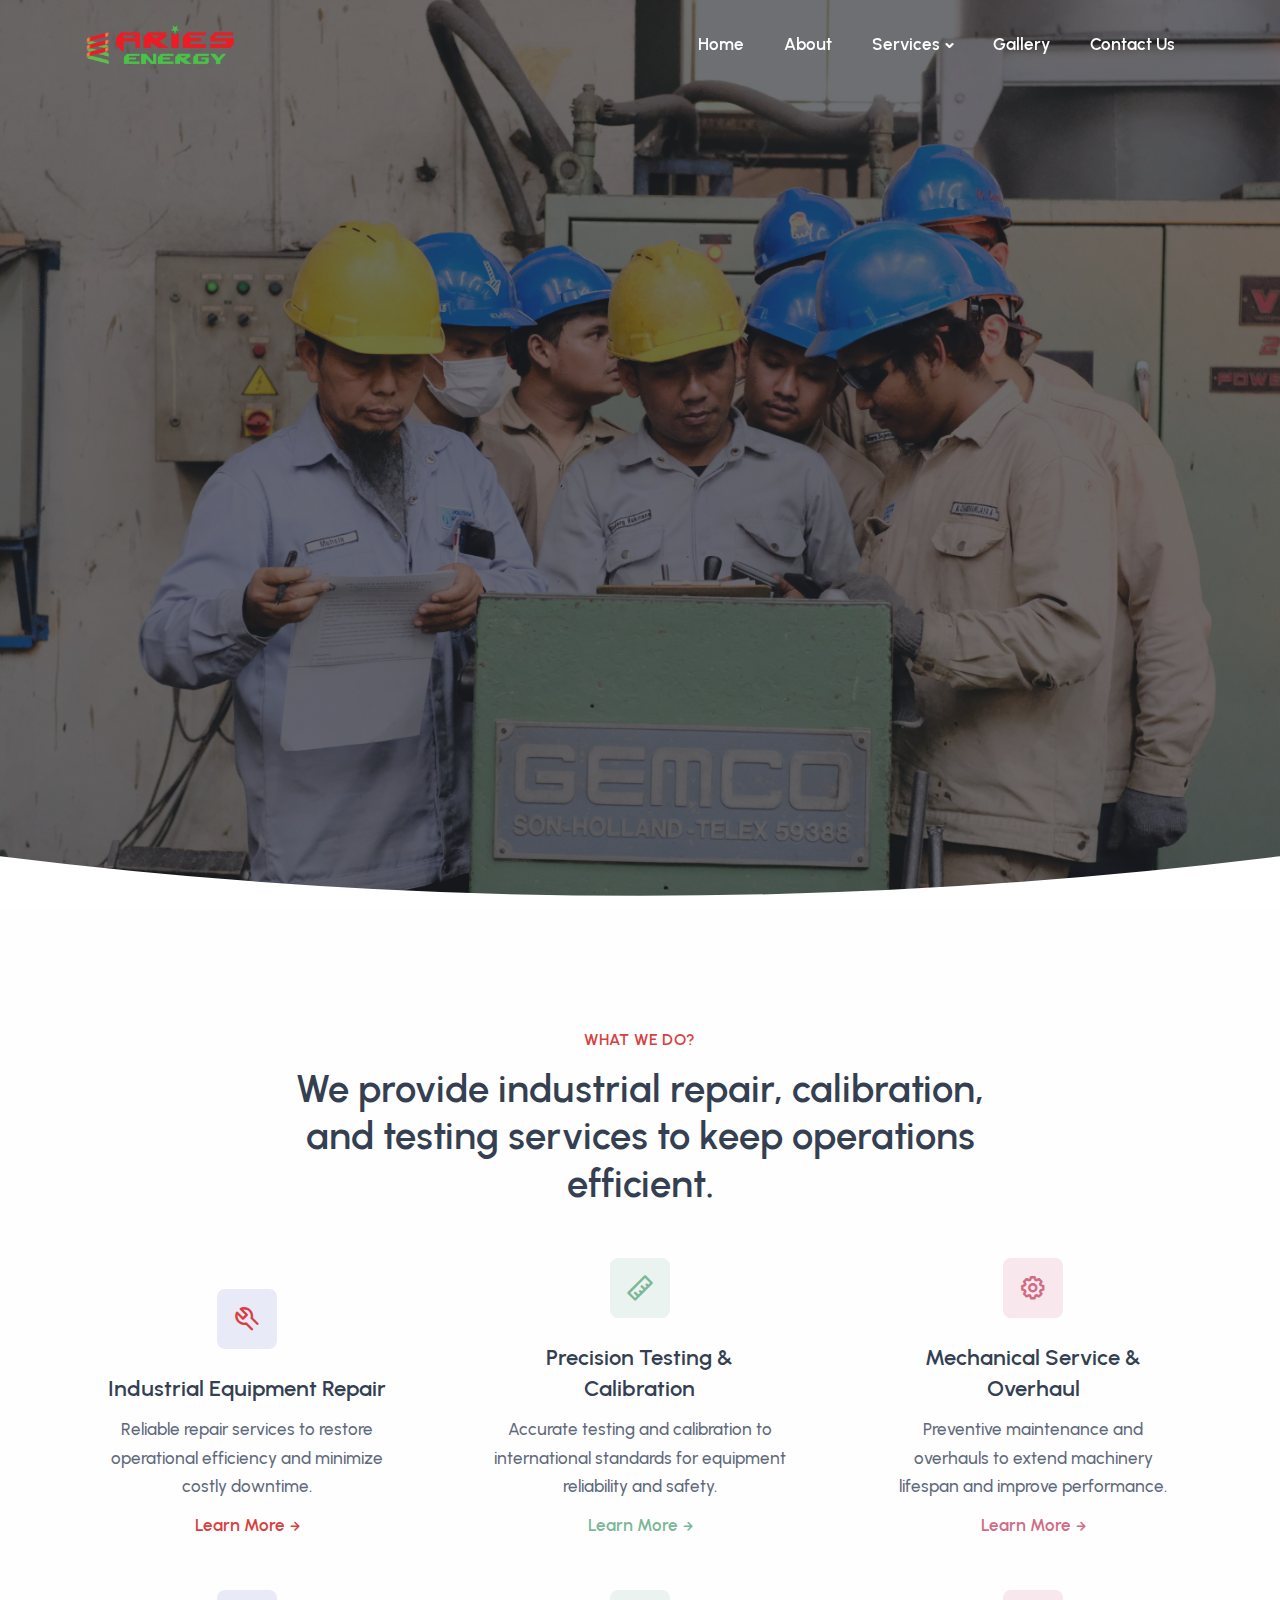
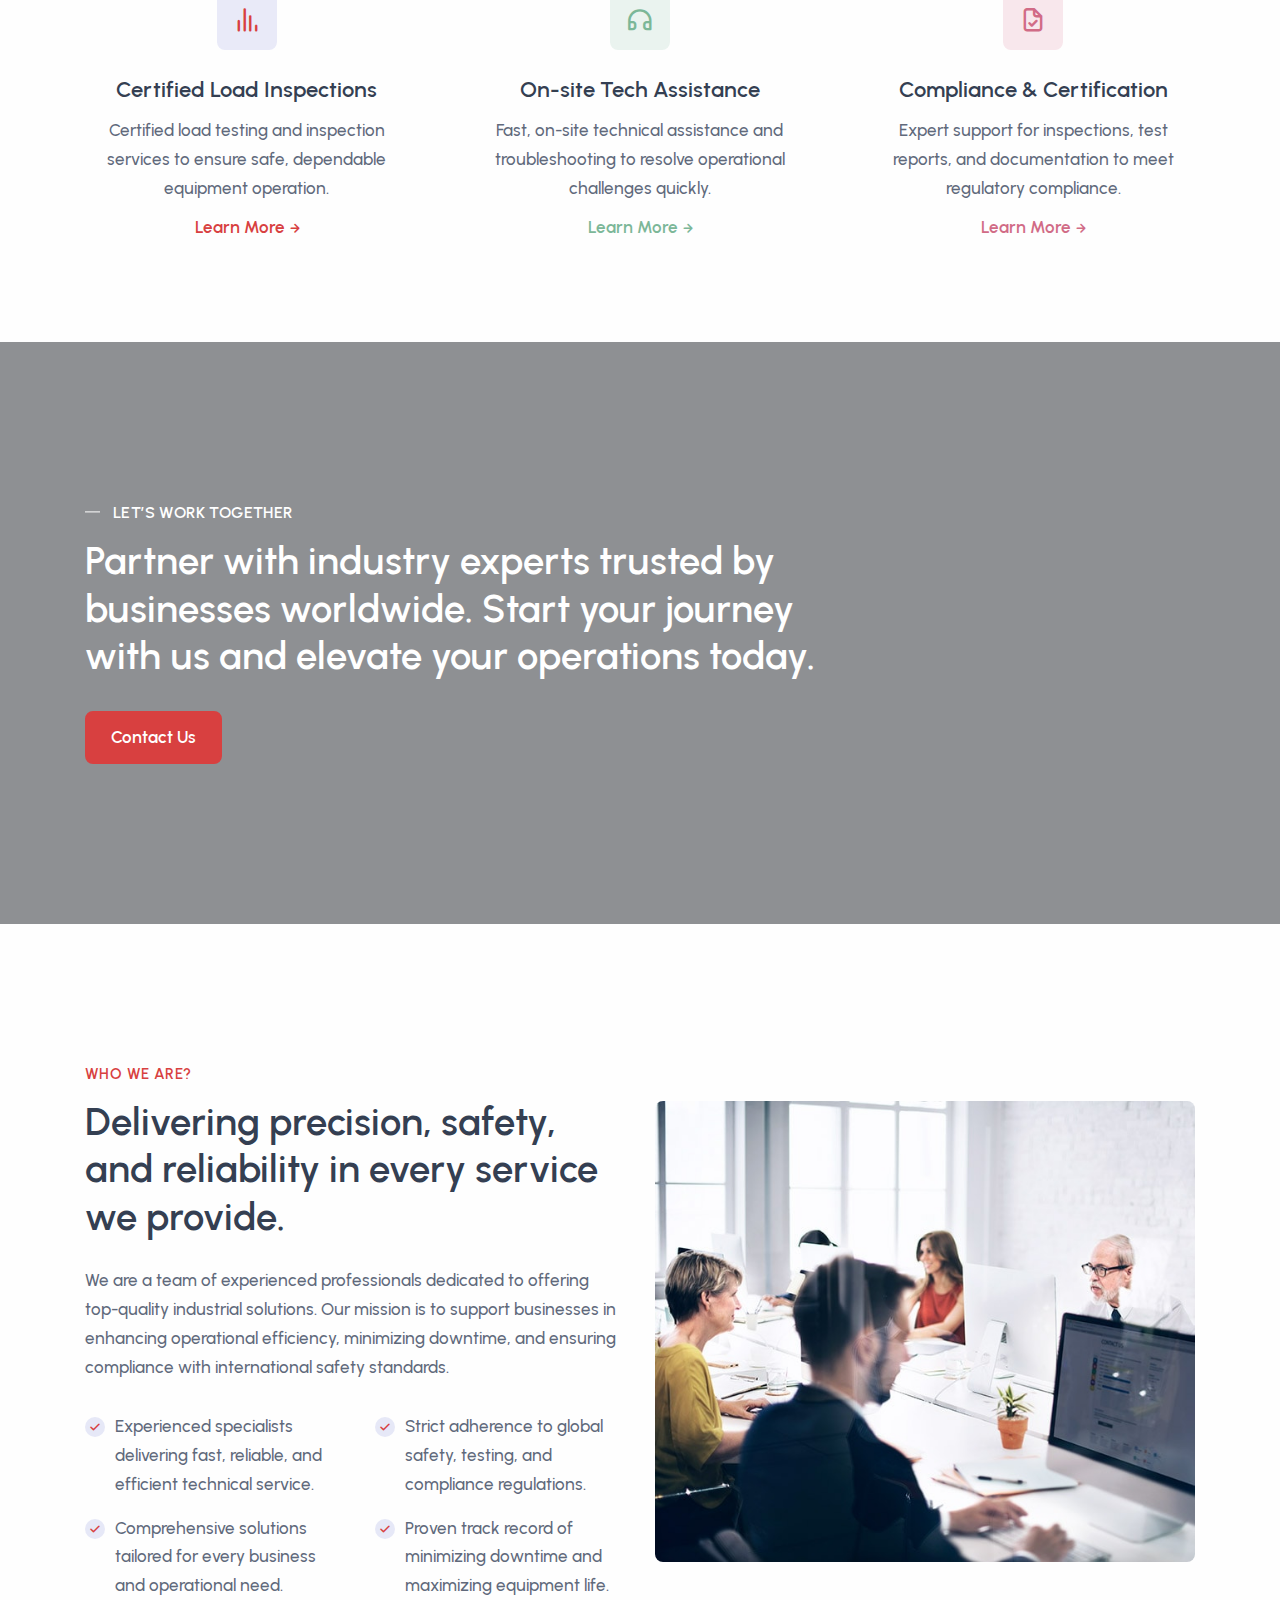
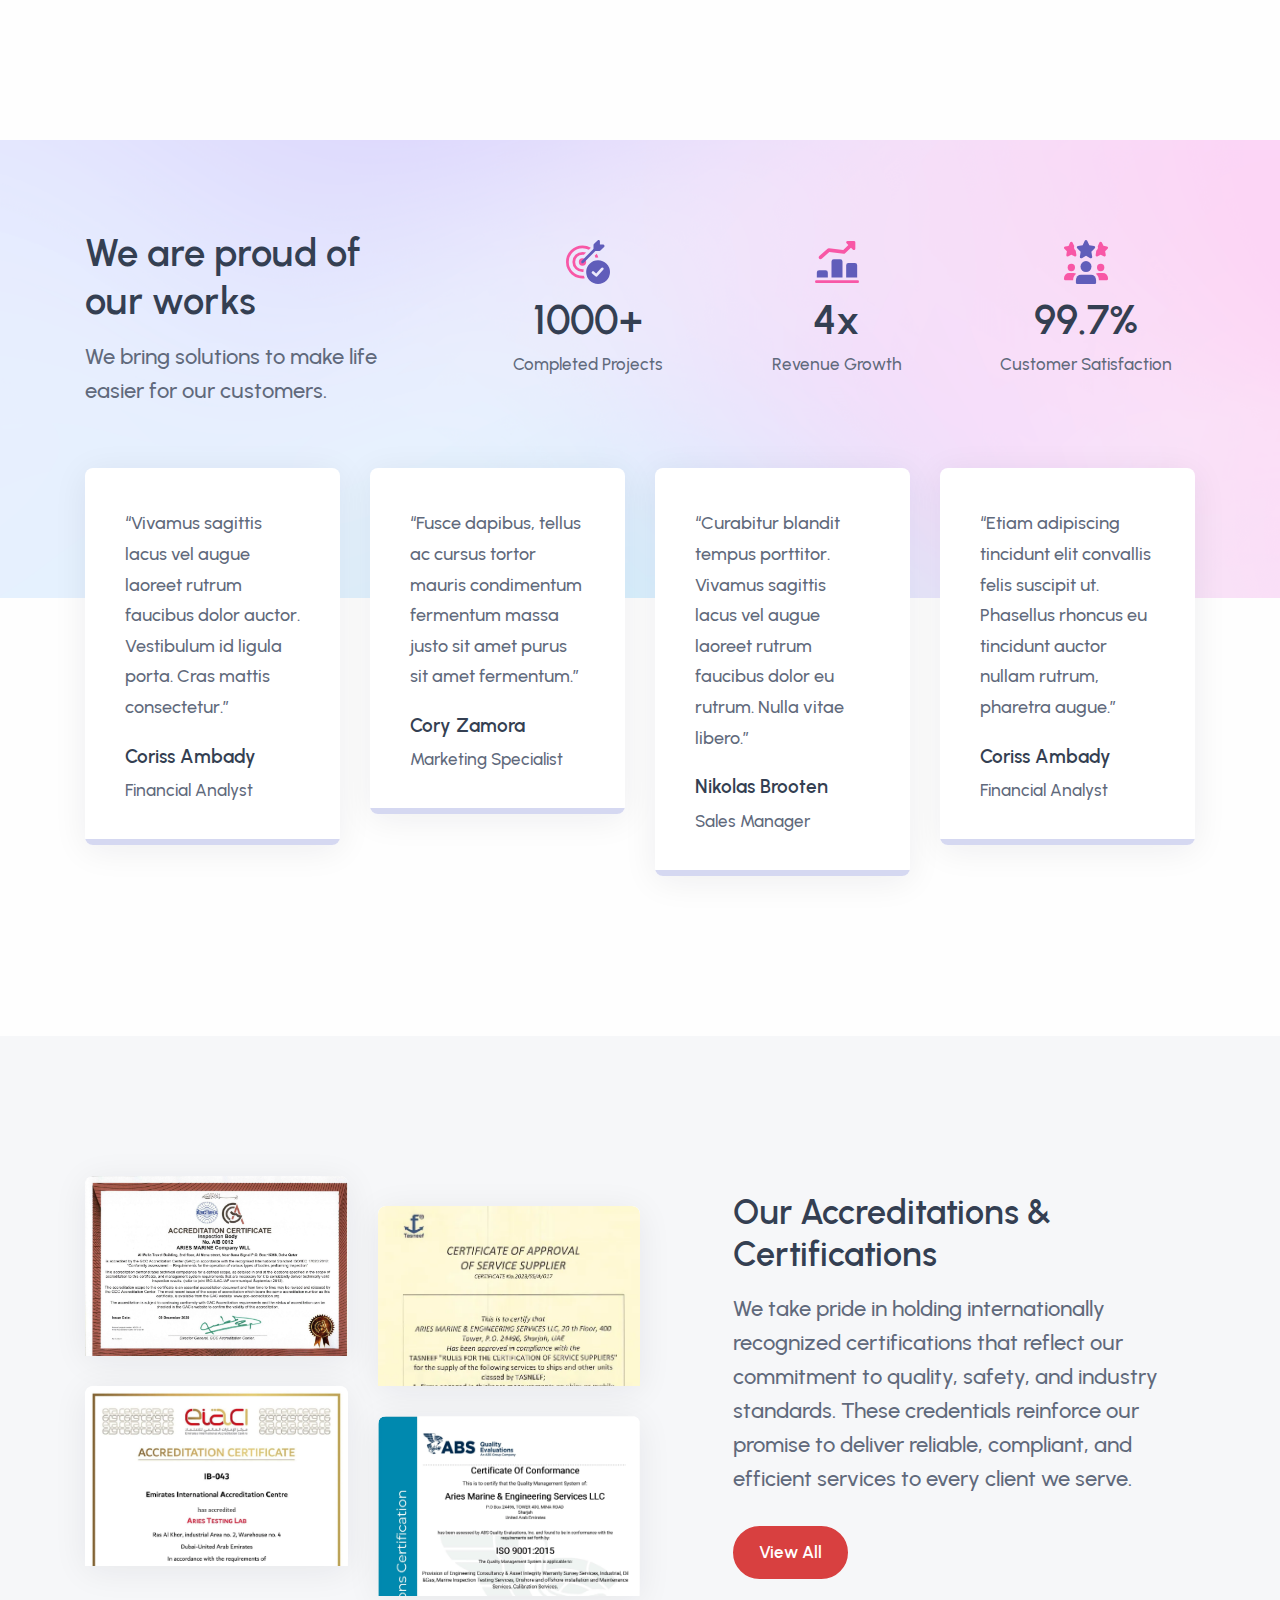
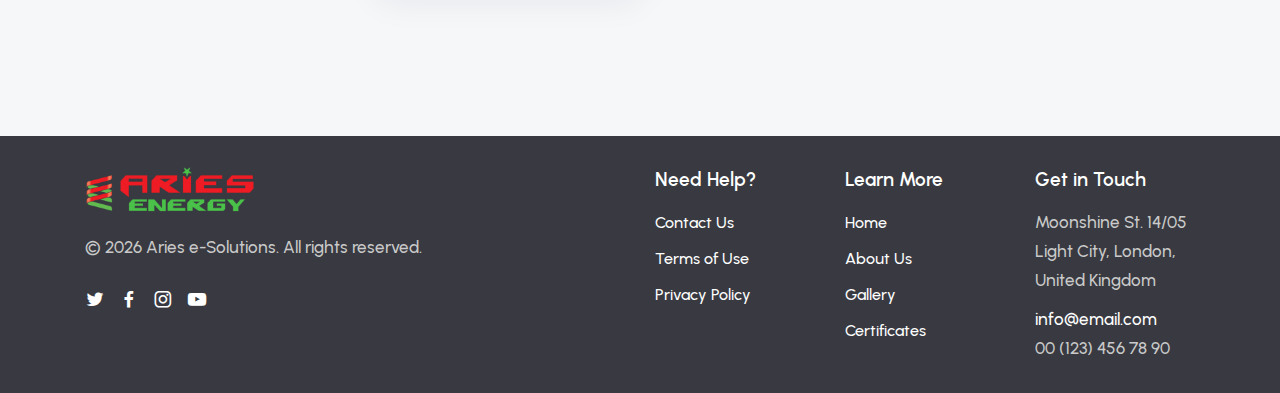
<file: index.html>
<!DOCTYPE html>
<html lang="en">
  <head>
    <meta charset="utf-8" />
    <meta name="viewport" content="width=device-width, initial-scale=1.0" />
    <meta
      name="description"
      content="An impressive and flawless site template that includes various UI elements and countless features, attractive ready-made blocks and rich pages, basically everything you need to create a unique and professional website."
    />
    <meta
      name="keywords"
      content="bootstrap 5, business, corporate, creative, gulp, marketing, minimal, modern, multipurpose, one page, responsive, saas, sass, seo, startup, html5 template, site template"
    />
    <meta name="author" content="elemis" />
    <title>ATCS</title>
    <link rel="shortcut icon" href="./assets/img/favicon.png" />
    <link rel="stylesheet" href="./assets/css/plugins.css" />
    <link rel="stylesheet" href="./assets/css/style.css" />
    <link rel="stylesheet" href="./assets/css/colors/purple.css" />
    <link rel="stylesheet" href="./assets/css/custom.css" />
    <link
      rel="preload"
      href="./assets/css/fonts/urbanist.css"
      as="style"
      onload="this.rel='stylesheet'"
    />
  </head>

  <body>
    <div >
      <div class="content-wrapper">
        <header class="wrapper">
          <nav
            class="navbar navbar-expand-lg center-nav transparent position-absolute navbar-dark px-md-10 px-xxl-0"
          >
            <div class="container flex-lg-row flex-nowrap align-items-center">
              <div class="navbar-brand w-100">
                <a href="./index.html">
                  <img
                    class="header-logo"
                    src="./assets/img/custom/logo.png"
                    alt=""
                  />
                </a>
              </div>
              <div
                class="navbar-collapse offcanvas offcanvas-nav offcanvas-start"
              >
                <div class="offcanvas-header d-lg-none">
                  <h3 class="text-white fs-30 mb-0">Sandbox</h3>
                  <button
                    type="button"
                    class="btn-close btn-close-white"
                    data-bs-dismiss="offcanvas"
                    aria-label="Close"
                  ></button>
                </div>
                <div class="offcanvas-body ms-lg-auto d-flex flex-column h-100">
                  <ul class="navbar-nav">
                   <li class="nav-item">
                      <a
                        class="nav-link "
                        href="#"
                        >Home</a
                      >
                    </li>
                    <li class="nav-item">
                      <a
                        class="nav-link "
                        href="#"
                        >About</a
                      >
                    </li>
                    <li class="nav-item dropdown">
                      <a
                        class="nav-link dropdown-toggle"
                        href="#"
                        data-bs-toggle="dropdown"
                        >Services</a
                      >
                     <ul class="dropdown-menu">
                        <li class="dropdown dropdown-submenu dropend">
                          <a
                            class="dropdown-item dropdown-toggle"
                            href="#"
                            data-bs-toggle="dropdown"
                            >OCTG Services</a
                          >
                          <ul class="dropdown-menu">
                            <li class="nav-item">
                              <a class="dropdown-item" href="./services.html"
                                >Drill Pipe Inspection</a
                              >
                            </li>
                            <li class="nav-item">
                              <a class="dropdown-item" href="./services2.html"
                                >Tubing & Casing Inspection</a
                              >
                            </li><li class="nav-item">
                              <a class="dropdown-item" href="./services2.html"
                                >Bottom Hole Assembly Inspection</a
                              >
                            </li><li class="nav-item">
                              <a class="dropdown-item" href="./services2.html"
                                >Drilling Handling Tools & CAT IV Inspection</a
                              >
                            </li>
                          </ul>
                        </li>
                        <li class="dropdown dropdown-submenu dropend">
                          <a
                            class="dropdown-item dropdown-toggle"
                            href="#"
                            data-bs-toggle="dropdown"
                            >Corrosion Control Services</a
                          >
                          <ul class="dropdown-menu">
                            <li class="nav-item">
                              <a class="dropdown-item" href="./services.html"
                                >Riding Squad</a
                              >
                            </li>
                            <li class="nav-item">
                              <a class="dropdown-item" href="./services2.html"
                                >Hydro Jetting Services</a
                              >
                            </li><li class="nav-item">
                              <a class="dropdown-item" href="./services2.html"
                                >Coating Inspection & Assessment</a
                              >
                            </li><li class="nav-item">
                              <a class="dropdown-item" href="./services2.html"
                                >Helideck Maintenance</a
                              >
                            </li>
                          </ul>
                        </li>
                        <li class="nav-item">
                          <a class="dropdown-item" href="./pricing.html"
                            >Marine & Offshore <br /> Fabrication Services</a
                          >
                        </li>
                        
                       
                      </ul>
                    </li><li class="nav-item">
                      <a
                        class="nav-link "
                        href="#"
                        >Gallery</a
                      >
                    </li><li class="nav-item">
                      <a
                        class="nav-link "
                        href="#"
                        >Contact Us</a
                      >
                    </li>
                  
                  <!-- /.navbar-nav -->
                  <div class="offcanvas-footer d-lg-none">
                    <div>
                      <a href="mailto:first.last@email.com" class="link-inverse"
                        >info@email.com</a
                      >
                      <br />
                      00 (123) 456 78 90 <br />
                      <nav class="nav social social-white mt-4">
                        <a href="#"><i class="uil uil-twitter"></i></a>
                        <a href="#"><i class="uil uil-facebook-f"></i></a>
                        <a href="#"><i class="uil uil-dribbble"></i></a>
                        <a href="#"><i class="uil uil-instagram"></i></a>
                        <a href="#"><i class="uil uil-youtube"></i></a>
                      </nav>
                      <!-- /.social -->
                    </div>
                  </div>
                  <!-- /.offcanvas-footer -->
                </div>
                <!-- /.offcanvas-body -->
              </div>
              <!-- /.navbar-collapse -->
              
              <!-- /.navbar-other -->
            </div>
            <!-- /.container -->
          </nav>
          <!-- /.navbar -->
          <div
            class="offcanvas offcanvas-end text-inverse"
            id="offcanvas-info"
            data-bs-scroll="true"
          >
            <div class="offcanvas-header">
              <h3 class="text-white fs-30 mb-0">Sandbox</h3>
              <button
                type="button"
                class="btn-close btn-close-white"
                data-bs-dismiss="offcanvas"
                aria-label="Close"
              ></button>
            </div>
            <div class="offcanvas-body pb-6">
              <div class="widget mb-8">
                <p>
                  Sandbox is a multipurpose HTML5 template with various layouts
                  which will be a great solution for your business.
                </p>
              </div>
              <!-- /.widget -->
              <div class="widget mb-8">
                <h4 class="widget-title text-white mb-3">Contact Info</h4>
                <address>
                  Moonshine St. 14/05 <br />
                  Light City, London
                </address>
                <a href="mailto:first.last@email.com">info@email.com</a><br />
                00 (123) 456 78 90
              </div>
              <!-- /.widget -->
              <div class="widget mb-8">
                <h4 class="widget-title text-white mb-3">Learn More</h4>
                <ul class="list-unstyled">
                  <li><a href="#">Our Story</a></li>
                  <li><a href="#">Terms of Use</a></li>
                  <li><a href="#">Privacy Policy</a></li>
                  <li><a href="#">Contact Us</a></li>
                </ul>
              </div>
              <!-- /.widget -->
              <div class="widget">
                <h4 class="widget-title text-white mb-3">Follow Us</h4>
                <nav class="nav social social-white">
                  <a href="#"><i class="uil uil-twitter"></i></a>
                  <a href="#"><i class="uil uil-facebook-f"></i></a>
                  <a href="#"><i class="uil uil-dribbble"></i></a>
                  <a href="#"><i class="uil uil-instagram"></i></a>
                  <a href="#"><i class="uil uil-youtube"></i></a>
                </nav>
                <!-- /.social -->
              </div>
              <!-- /.widget -->
            </div>
            <!-- /.offcanvas-body -->
          </div>
          <!-- /.offcanvas -->
          <div
            class="offcanvas offcanvas-top bg-light"
            id="offcanvas-search"
            data-bs-scroll="true"
          >
            <div class="container d-flex flex-row py-6">
              <form class="search-form w-100">
                <input
                  id="search-form"
                  type="text"
                  class="form-control"
                  placeholder="Type keyword and hit enter"
                />
              </form>
              <!-- /.search-form -->
              <button
                type="button"
                class="btn-close"
                data-bs-dismiss="offcanvas"
                aria-label="Close"
              ></button>
            </div>
            <!-- /.container -->
          </div>
          <!-- /.offcanvas -->
        </header>
        <!-- /header -->
        <section class="br-fix overflow-hidden">
          <div
            class="wrapper image-wrapper bg-cover bg-image bg-overlay bg-overlay-650"
            data-image-src="./assets/img/custom/hero.jpg"
          >
            <div class="container pt-18 pt-lg-21 pb-17 pb-lg-19 text-center">
              <div class="row">
                <div
                  class="col-md-9 col-lg-8 col-xl-7 col-xxl-8 mx-auto"
                  data-cues="zoomIn"
                  data-group="page-title"
                  data-interval="-200"
                  data-delay="500"
                >
                  <h3 class="display-1 fs-52 text-white mb-7">
                    Trusted Industrial Repair, Testing & Calibration Partner.
                  </h3>
                  <p class="text-white fs-25 lh-sm mb-7 cstm-hero-desc">
                    Decades of certified expertise with state-of-the-art
                    equipment ensuring reliability, safety, performance.
                  </p>
                  <div>
                    <a class="btn btn-primary rounded-pill mt-2 "
                      >Get Quote</a
                    >
                  </div>
                </div>
                <!-- /column -->
              </div>
              <!-- /.row -->
            </div>
            <!-- /.container -->
            <div class="overflow-hidden">
              <div class="divider text-white mx-n2">
                <svg xmlns="http://www.w3.org/2000/svg" viewBox="0 0 1440 60">
                  <path
                    fill="currentColor"
                    d="M0,0V60H1440V0A5771,5771,0,0,1,0,0Z"
                  />
                </svg>
              </div>
            </div>
            <!-- /.overflow-hidden -->
          </div>
          <!-- /.wrapper -->
        </section>
        <!--/section -->
        <section class="wrapper bg-light">
          <div class="container pt-14 pt-md-16 pb-6 pb-md-10">
            <div class="row text-center">
              <div class="col-lg-9 col-xl-8 mx-auto">
                <h2 class="fs-16 text-uppercase text-muted mb-3">
                  What We Do?
                </h2>
                <h3 class="display-4 mb-10 px-xxl-10">
                  We provide industrial repair, calibration, and testing services to keep operations efficient.
                </h3>
              </div>
              <!-- /column -->
            </div>
            <!-- /.row -->
            <div class="row">
              <div class="col-xxl-11 mx-auto">
                <div
                  class="row gx-lg-8 gx-xl-12 gy-11 text-center d-flex align-items-end"
                >
                  <div class="col-sm-8 col-md-6 col-lg-4 mx-auto">
                    <div class="px-md-3 px-lg-0 px-xl-3">
                      <div
                        class="icon btn btn-block btn-lg btn-soft-purple pe-none mb-5"
                      >
                        <i class="uil uil-wrench"></i>
                      </div>
                      <h3 class="fs-22">Industrial Equipment Repair</h3>
                      <p class="mb-2">
                        Reliable repair services to restore operational efficiency and minimize costly downtime.
                      </p>
                      <a href="#" class="more hover link-purple">Learn More</a>
                    </div>
                    <!--/.px -->
                  </div>
                  <!--/column -->
                  <div class="col-sm-8 col-md-6 col-lg-4 mx-auto">
                    <div class="px-md-3 px-lg-0 px-xl-3">
                      <div
                        class="icon btn btn-block btn-lg btn-soft-leaf pe-none mb-5"
                      >
                        <i class="uil-ruler"></i>
                      </div>
                      <h3 class="fs-22">Precision Testing & Calibration</h3>
                      <p class="mb-2">
                        Accurate testing and calibration to international standards for equipment reliability and safety.
                      </p>
                      <a href="#" class="more hover link-leaf">Learn More</a>
                    </div>
                    <!--/.px -->
                  </div>
                  <!--/column -->
                  <div class="col-sm-8 col-md-6 col-lg-4 mx-auto">
                    <div class="px-md-3 px-lg-0 px-xl-3">
                      <div
                        class="icon btn btn-block btn-lg btn-soft-pink pe-none mb-5"
                      >
                        <i class="uil uil-cog"></i>
                      </div>
                      <h3 class="fs-22">Mechanical Service & Overhaul</h3>
                      <p class="mb-2">
                        Preventive maintenance and overhauls to extend machinery lifespan and improve performance.
                      </p>
                      <a href="#" class="more hover link-pink">Learn More</a>
                    </div>
                    <!--/.px -->
                  </div>
                  <!--/column -->
                </div>
                <!--/.row -->
              </div>
              <!-- /column -->
            </div>
            <!-- /.row --> <!-- /.row -->
            <div class="row pt-10">
              <div class="col-xxl-11 mx-auto">
                <div
                  class="row gx-lg-8 gx-xl-12 gy-11 text-center d-flex align-items-end"
                >
                  <div class="col-sm-8 col-md-6 col-lg-4 mx-auto">
                    <div class="px-md-3 px-lg-0 px-xl-3">
                      <div
                        class="icon btn btn-block btn-lg btn-soft-purple pe-none mb-5"
                      >
                        <i class="uil uil-analytics"></i>
                      </div>
                      <h3 class="fs-22">Certified Load Inspections</h3>
                      <p class="mb-2">
                        Certified load testing and inspection services to ensure safe, dependable equipment operation.
                      </p>
                      <a href="#" class="more hover link-purple">Learn More</a>
                    </div>
                    <!--/.px -->
                  </div>
                  <!--/column -->
                  <div class="col-sm-8 col-md-6 col-lg-4 mx-auto">
                    <div class="px-md-3 px-lg-0 px-xl-3">
                      <div
                        class="icon btn btn-block btn-lg btn-soft-leaf pe-none mb-5"
                      >
                       <i class="uil uil-headphones"></i>
                      </div>
                      <h3 class="fs-22">On-site Tech Assistance</h3>
                      <p class="mb-2">
                        Fast, on-site technical assistance and troubleshooting to resolve operational challenges quickly.
                      </p>
                      <a href="#" class="more hover link-leaf">Learn More</a>
                    </div>
                    <!--/.px -->
                  </div>
                  <!--/column -->
                  <div class="col-sm-8 col-md-6 col-lg-4 mx-auto">
                    <div class="px-md-3 px-lg-0 px-xl-3">
                      <div
                        class="icon btn btn-block btn-lg btn-soft-pink pe-none mb-5"
                      >
                        <i class="uil uil-file-check"></i>
                      </div>
                      <h3 class="fs-22">Compliance & Certification</h3>
                      <p class="mb-2">
                        Expert support for inspections, test reports, and documentation to meet regulatory compliance.
                      </p>
                      <a href="#" class="more hover link-pink">Learn More</a>
                    </div>
                    <!--/.px -->
                  </div>
                  <!--/column -->
                </div>
                <!--/.row -->
              </div>
              <!-- /column -->
            </div>
            <!-- /.row -->
            
          
          
            <!--/.row -->
          </div>
          <!-- /.container -->
        </section>

        <section class="wrapper image-wrapper bg-image bg-overlay " data-image-src="./assets/img/photos/bg1.jpg">
      <div class="container py-18 mt-10">
        <div class="row">
          <div class="col-lg-8">
            <h2 class="fs-16 text-uppercase text-line text-white mb-3">LET’S WORK TOGETHER</h2>
            <h3 class="display-4 mb-6 text-white pe-xxl-18">Partner with industry experts trusted by businesses worldwide.
Start your journey with us and elevate your operations today.</h3>
            <a href="#" class="btn btn-primary rounded mb-0 text-nowrap">Contact Us</a>
          </div>
          <!-- /column -->
        </div>
        <!-- /.row -->
      </div>
      <!-- /.container -->
    </section>
        <section class="wrapper bg-light">       
          <div class="container pt-15 pt-md-17"><div class="row align-items-center">
              <div class="col-md-8 col-lg-6 order-lg-2">
                <figure class="rounded"><img src="./assets/img/photos/about24.jpg" srcset="./assets/img/photos/about24@2x.jpg 2x" alt=""></figure>
              </div>
              <!--/column -->
              <div class="col-lg-6">
                <h2 class="fs-15 text-uppercase text-muted mb-3">Who We Are?</h2>
                <h3 class="display-4 mb-5">Delivering precision, safety, and reliability in every service we provide.</h3>
                <p class="mb-6">We are a team of experienced professionals dedicated to offering top-quality industrial solutions. Our mission is to support businesses in enhancing operational efficiency, minimizing downtime, and ensuring compliance with international safety standards.</p>
                <div class="row gy-3 gx-xl-8">
                  <div class="col-xl-6">
                    <ul class="icon-list bullet-bg bullet-soft-primary mb-0">
                      <li><span><i class="uil uil-check"></i></span><span>Experienced specialists delivering fast, reliable, and efficient technical service.</span></li>
                      <li class="mt-3"><span><i class="uil uil-check"></i></span><span>Comprehensive solutions tailored for every business and operational need.</span></li>
                    </ul>
                  </div>
                  <!--/column -->
                  <div class="col-xl-6">
                    <ul class="icon-list bullet-bg bullet-soft-primary mb-0">
                      <li><span><i class="uil uil-check"></i></span><span>Strict adherence to global safety, testing, and compliance regulations.</span></li>
                      <li class="mt-3"><span><i class="uil uil-check"></i></span><span>Proven track record of minimizing downtime and maximizing equipment life.</span></li>
                    </ul>
                  </div>
                  <!--/column -->
                </div>
                <!--/.row -->
              </div>
              <!--/column -->
            </div></div>
           
            <!--/.row --></section>

        
      </div>
      <!-- /.content-wrapper -->
       <section class="wrapper bg-light">
      <div class="container-card pt-15 pt-md-17">
        <div class="card image-wrapper bg-full bg-image bg-overlay bg-overlay-light-500 pb-15" data-image-src="./assets/img/photos/bg22.png">
          <div class="card-body py-14 px-0">
            <div class="container">
              <div class="row gx-lg-8 gx-xl-12 gy-10 gy-lg-0">
                <div class="col-lg-4 text-center text-lg-start">
                  <h3 class="display-4 mb-3 pe-xxl-15">We are proud of our works</h3>
                  <p class="lead fs-lg mb-0 pe-xxl-10">We bring solutions to make life easier for our customers.</p>
                </div>
                <!-- /column -->
                <div class="col-lg-8 mt-lg-2">
                  <div class="row align-items-center counter-wrapper gy-6 text-center">
                    <div class="col-md-4">
                      <img src="./assets/img/icons/solid/target.svg" class="svg-inject icon-svg icon-svg-sm solid-duo text-grape-fuchsia mb-3" alt="" />
                      <h3 class="counter">1000+</h3>
                      <p class="mb-0">Completed Projects</p>
                    </div>
                    <!--/column -->
                    <div class="col-md-4">
                      <img src="./assets/img/icons/solid/bar-chart.svg" class="svg-inject icon-svg icon-svg-sm solid-duo text-grape-fuchsia mb-3" alt="" />
                      <h3 class="counter">4x</h3>
                      <p class="mb-0">Revenue Growth</p>
                    </div>
                    <!--/column -->
                    <div class="col-md-4">
                      <img src="./assets/img/icons/solid/employees.svg" class="svg-inject icon-svg icon-svg-sm solid-duo text-grape-fuchsia mb-3" alt="" />
                      <h3 class="counter">99.7%</h3>
                      <p class="mb-0">Customer Satisfaction</p>
                    </div>
                    <!--/column -->
                  </div>
                  <!--/.row -->
                </div>
                <!-- /column -->
              </div>
              <!-- /.row -->
            </div>
            <!-- /.container -->
          </div>
          <!--/.card-body -->
        </div>
        <!--/.card -->
      </div>
      <!-- /.container-card -->
      <div class="container">
        <div class="grid mb-18">
          <div class="row isotope gy-6 mt-n18">
            <div class="item col-md-6 col-xl-3">
              <div class="card shadow-lg card-border-bottom border-soft-primary">
                <div class="card-body">
                  <blockquote class="border-0 mb-0">
                    <p>“Vivamus sagittis lacus vel augue laoreet rutrum faucibus dolor auctor. Vestibulum id ligula porta. Cras mattis consectetur.”</p>
                    <div class="blockquote-details">
                      <div class="info ps-0">
                        <h5 class="mb-1">Coriss Ambady</h5>
                        <p class="mb-0">Financial Analyst</p>
                      </div>
                    </div>
                  </blockquote>
                </div>
                <!-- /.card-body -->
              </div>
              <!-- /.card -->
            </div>
            <!--/column -->
            <div class="item col-md-6 col-xl-3">
              <div class="card shadow-lg card-border-bottom border-soft-primary">
                <div class="card-body">
                  <blockquote class="border-0 mb-0">
                    <p>“Fusce dapibus, tellus ac cursus tortor mauris condimentum fermentum massa justo sit amet purus sit amet fermentum.”</p>
                    <div class="blockquote-details">
                      <div class="info ps-0">
                        <h5 class="mb-1">Cory Zamora</h5>
                        <p class="mb-0">Marketing Specialist</p>
                      </div>
                    </div>
                  </blockquote>
                </div>
                <!-- /.card-body -->
              </div>
              <!-- /.card -->
            </div>
            <!--/column -->
            <div class="item col-md-6 col-xl-3">
              <div class="card shadow-lg card-border-bottom border-soft-primary">
                <div class="card-body">
                  <blockquote class="border-0 mb-0">
                    <p>“Curabitur blandit tempus porttitor. Vivamus sagittis lacus vel augue laoreet rutrum faucibus dolor eu rutrum. Nulla vitae libero.”</p>
                    <div class="blockquote-details">
                      <div class="info ps-0">
                        <h5 class="mb-1">Nikolas Brooten</h5>
                        <p class="mb-0">Sales Manager</p>
                      </div>
                    </div>
                  </blockquote>
                </div>
                <!-- /.card-body -->
              </div>
              <!-- /.card -->
            </div>
            <!--/column -->
            <div class="item col-md-6 col-xl-3">
              <div class="card shadow-lg card-border-bottom border-soft-primary">
                <div class="card-body">
                  <blockquote class="border-0 mb-0">
                    <p>“Etiam adipiscing tincidunt elit convallis felis suscipit ut. Phasellus rhoncus eu tincidunt auctor nullam rutrum, pharetra augue.”</p>
                    <div class="blockquote-details">
                      <div class="info ps-0">
                        <h5 class="mb-1">Coriss Ambady</h5>
                        <p class="mb-0">Financial Analyst</p>
                      </div>
                    </div>
                  </blockquote>
                </div>
                <!-- /.card-body -->
              </div>
              <!-- /.card -->
            </div>
            <!--/column -->
          </div>
          <!-- /.row -->
        </div>
        <!-- /.grid-view -->
       
   
      </div>
      <!-- /.container -->
    </section>
    <section id="services">
      <div class="wrapper bg-gray">
        <div class="container py-15 py-md-17 ">
          <div class="row gx-lg-0 gy-10 align-items-center">
            <div class="col-lg-6">
              <div class="row g-6 text-center">
                <div class="col-md-6">
                  <div class="card shadow-lg mb-6">
                    <figure class="card-img-top overlay overlay-1 certificate-img">
                      <a href="#"><img class="img-fluid" src="./assets/img/custom/certificates/certificate1.webp" alt="" /></a>
                      <figcaption>
                        <h5 class="from-top mb-0">View All</h5>
                      </figcaption>
                    </figure>
                    
                    <!--/.card-body -->
                  </div>
                  <!-- /.card -->
                  <div class="card shadow-lg">
                    <figure class="card-img-top overlay overlay-1 certificate-img">
                      <a href="#"><img class="img-fluid" src="./assets/img/custom/certificates/certificate2.webp" alt="" /></a>
                      <figcaption>
                        <h5 class="from-top mb-0">View All</h5>
                      </figcaption>
                    </figure>
                   
                    <!--/.card-body -->
                  </div>
                  <!-- /.card -->
                </div>
                <!-- /column -->
                <div class="col-md-6">
                  <div class="card shadow-lg mt-md-6 mb-6">
                    <figure class="card-img-top overlay overlay-1 certificate-img">
                      <a href="#"><img class="img-fluid" src="./assets/img/custom/certificates/certificate3.webp" alt="" /></a>
                      <figcaption>
                        <h5 class="from-top mb-0">View All</h5>
                      </figcaption>
                    </figure>
                    
                    <!--/.card-body -->
                  </div>
                  <!-- /.card -->
                  <div class="card shadow-lg">
                    <figure class="card-img-top overlay overlay-1 certificate-img">
                      <a href="#"><img class="img-fluid" src="./assets/img/custom/certificates/certificate4.webp" alt="" /></a>
                      <figcaption>
                        <h5 class="from-top mb-0">View All</h5>
                      </figcaption>
                    </figure>
                   
                    <!--/.card-body -->
                  </div>
                  <!-- /.card -->
                </div>
                <!-- /column -->
              </div>
              <!-- /.row -->
            </div>
            <!-- /column -->
            <div class="col-lg-5 offset-lg-1">
              <h2 class="display-5 mb-3">Our Accreditations & Certifications</h2>
              <p class="lead fs-lg">We take pride in holding internationally recognized certifications that reflect our commitment to quality, safety, and industry standards. These credentials reinforce our promise to deliver reliable, compliant, and efficient services to every client we serve.</p>
              <a href="#" class="btn btn-primary rounded-pill mt-2">View All</a>
            </div>
            <!-- /column -->
          </div>
          <!-- /.row -->
        </div>
        <!-- /.container -->
      </div>
      <!-- /.wrapper -->
    </section>
   
    </div>
    <footer class="cstm-footer-bg text-inverse ">
    <div class="container  py-6 py-md-6">
      <div class="row gy-6 gy-lg-0">
        <div class="col-lg-4">
          <div class="widget">
            <img class="mb-4 footer-logo" src="./assets/img/custom/logo.png"  alt="" />
            <p class="mb-4">© <script>
                document.write(new Date().getUTCFullYear());
              </script> Aries e-Solutions. All rights reserved.</p>
            <nav class="nav social social-white">
              <a href="#"><i class="uil uil-twitter"></i></a>
              <a href="#"><i class="uil uil-facebook-f"></i></a>
              <a href="#"><i class="uil uil-instagram"></i></a>
              <a href="#"><i class="uil uil-youtube"></i></a>
            </nav>
            <!-- /.social -->
          </div>
          <!-- /.widget -->
        </div>
        <!-- /column -->
        <div class="col-md-4 col-lg-2 offset-lg-2">
          <div class="widget">
            <h4 class="widget-title mb-3 text-white footer-subtitle">Need Help?</h4>
            <ul class="list-unstyled mb-0">
              <li><a href="#" class="footer-a">Contact Us</a></li>
              <li><a href="#" class="footer-a">Terms of Use</a></li>
              <li><a href="#" class="footer-a">Privacy Policy</a></li>
            </ul>
          </div>
          <!-- /.widget -->
        </div>
        <!-- /column -->
        <div class="col-md-4 col-lg-2">
          <div class="widget">
            <h4 class="widget-title mb-3 text-white footer-subtitle">Learn More</h4>
            <ul class="list-unstyled mb-0">
              <li><a href="#" class="footer-a">Home</a></li>
              <li><a href="#" class="footer-a">About Us</a></li>
              <li><a href="#" class="footer-a">Gallery</a></li>
              <li><a href="#" class="footer-a">Certificates</a></li>
            </ul>
          </div>
          <!-- /.widget -->
        </div>
        <!-- /column -->
        <div class="col-md-4 col-lg-2">
          <div class="widget">
            <h4 class="widget-title mb-3 text-white footer-subtitle">Get in Touch</h4>
            <address>Moonshine St. 14/05 Light City, London, United Kingdom</address>
            <a href="mailto:first.last@email.com">info@email.com</a><br /> 00 (123) 456 78 90
          </div>
          <!-- /.widget -->
        </div>
        <!-- /column -->
      </div>
      <!--/.row -->
      
    </div>
    <!-- /.container -->
  </footer>
    <div class="progress-wrap">
      <svg
        class="progress-circle svg-content"
        width="100%"
        height="100%"
        viewBox="-1 -1 102 102"
      >
        <path d="M50,1 a49,49 0 0,1 0,98 a49,49 0 0,1 0,-98" />
      </svg>
    </div>
    <script src="./assets/js/plugins.js"></script>
    <script src="./assets/js/theme.js"></script>
  </body>
</html>
</file>
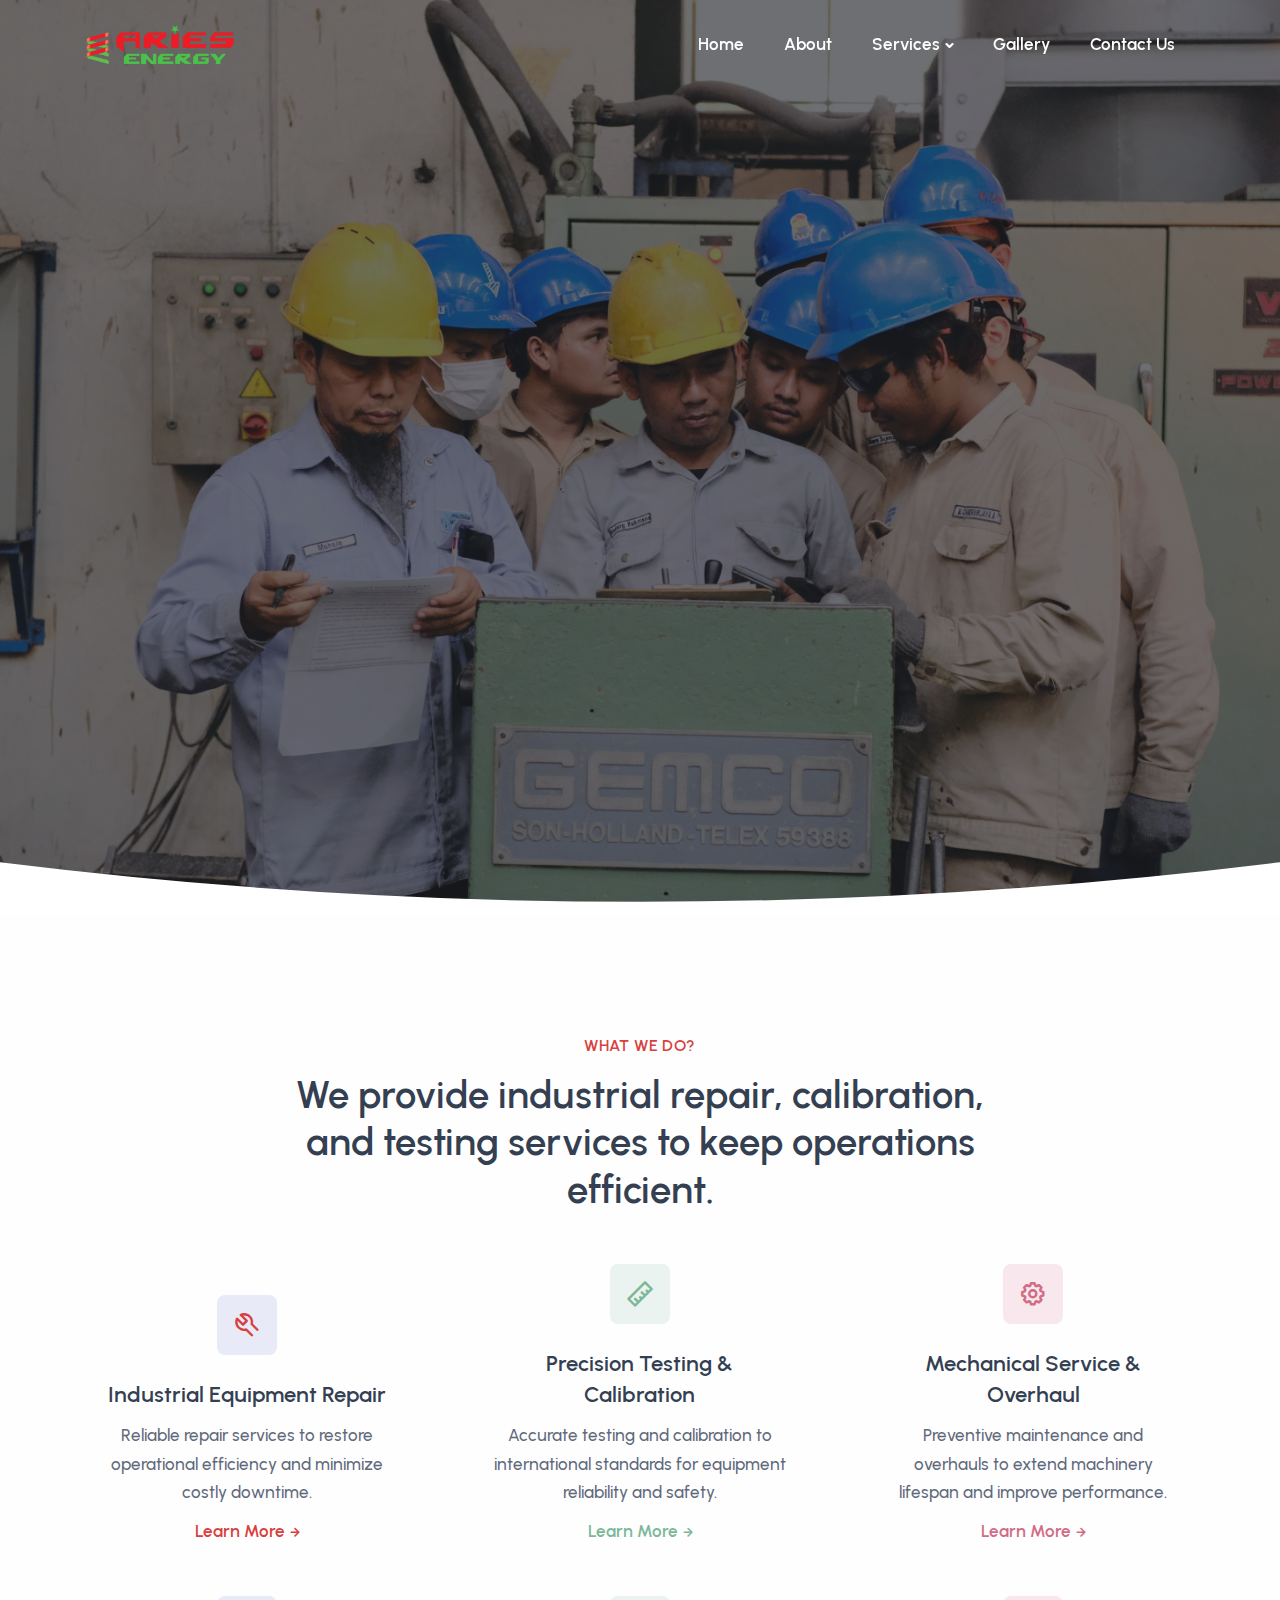
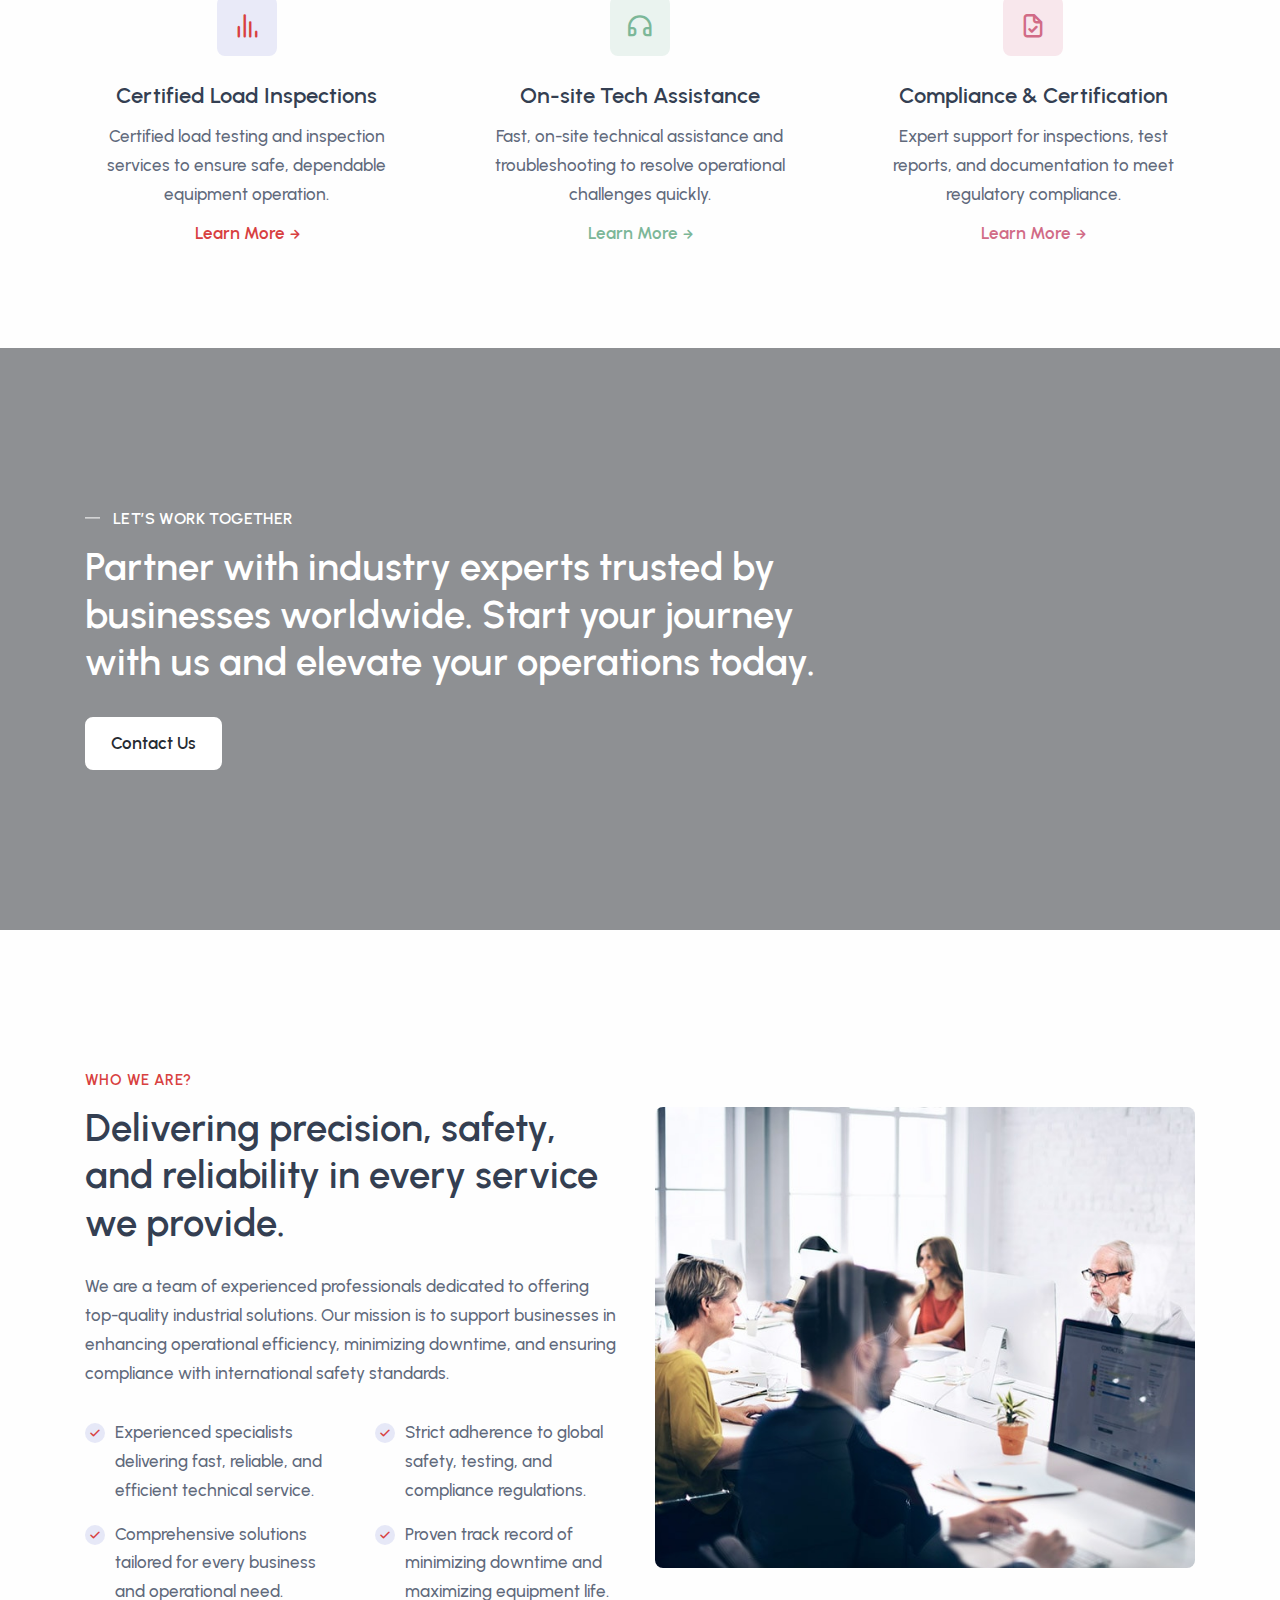
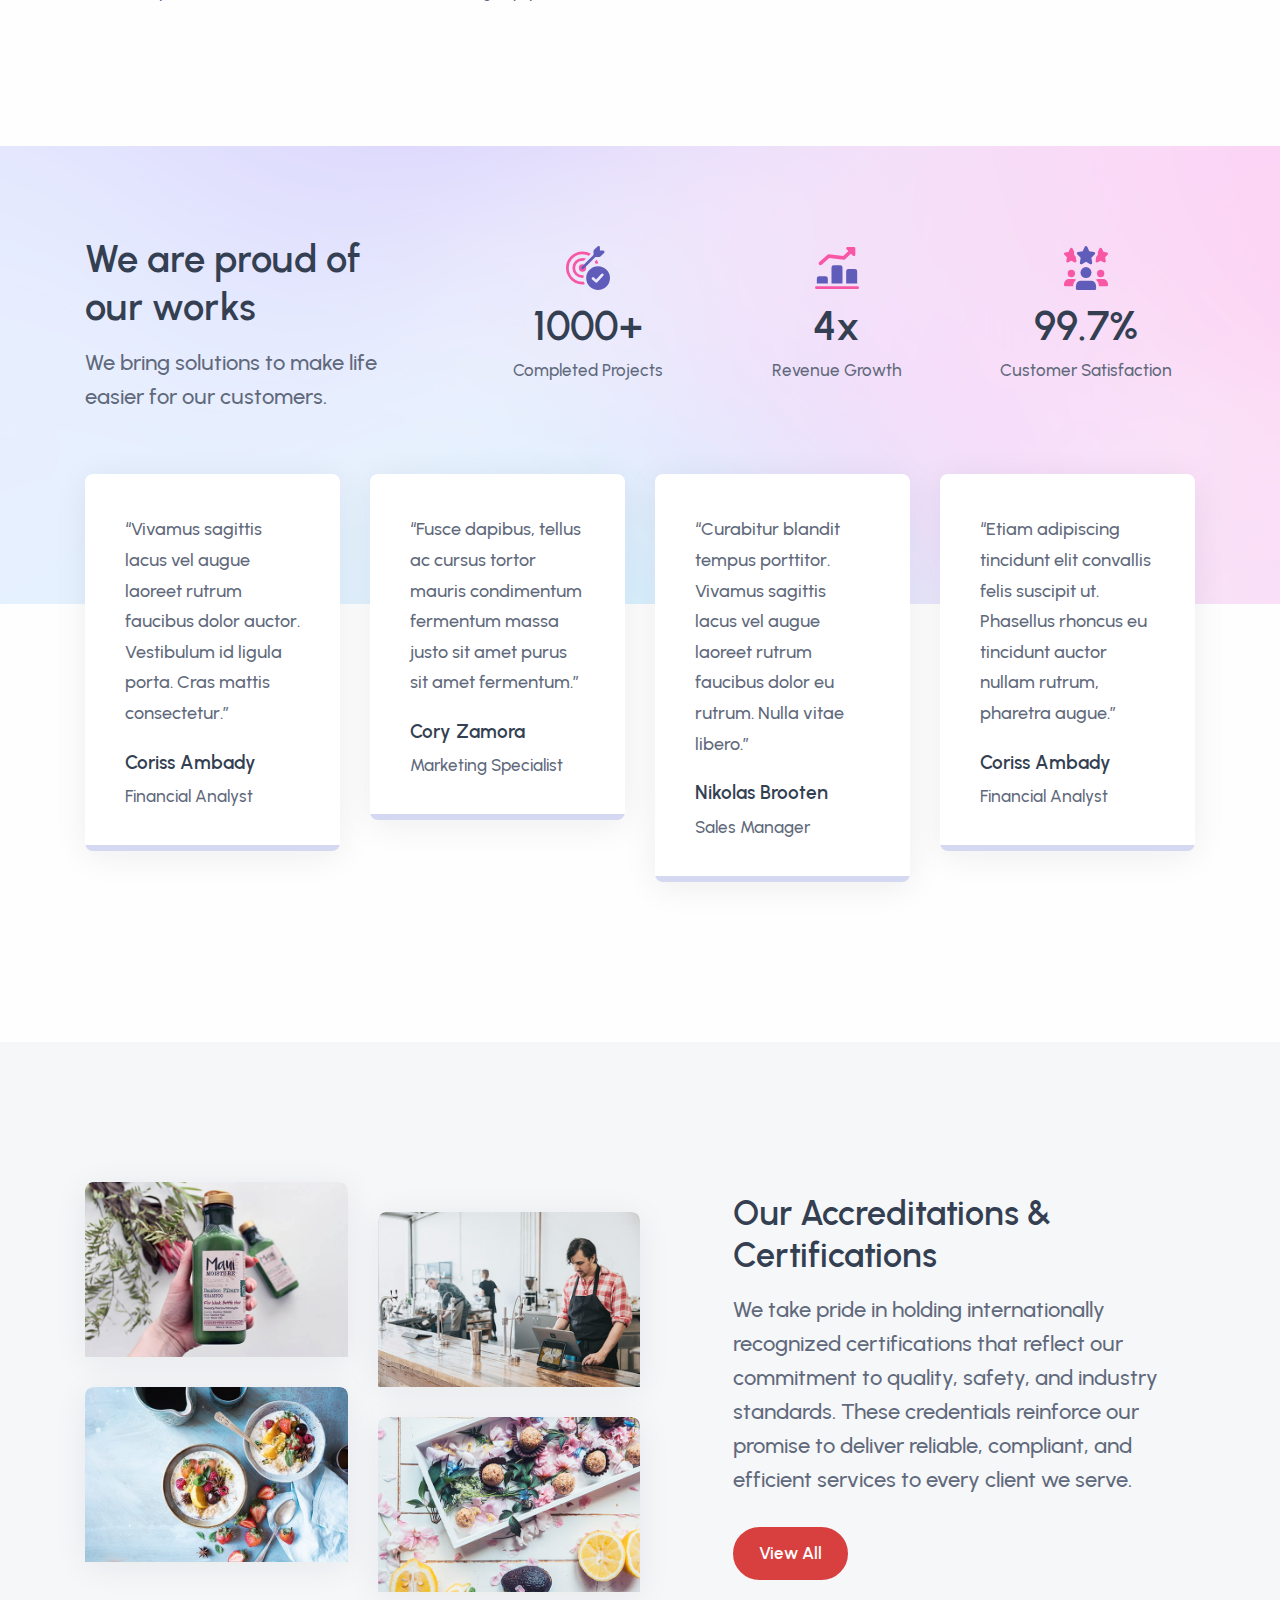
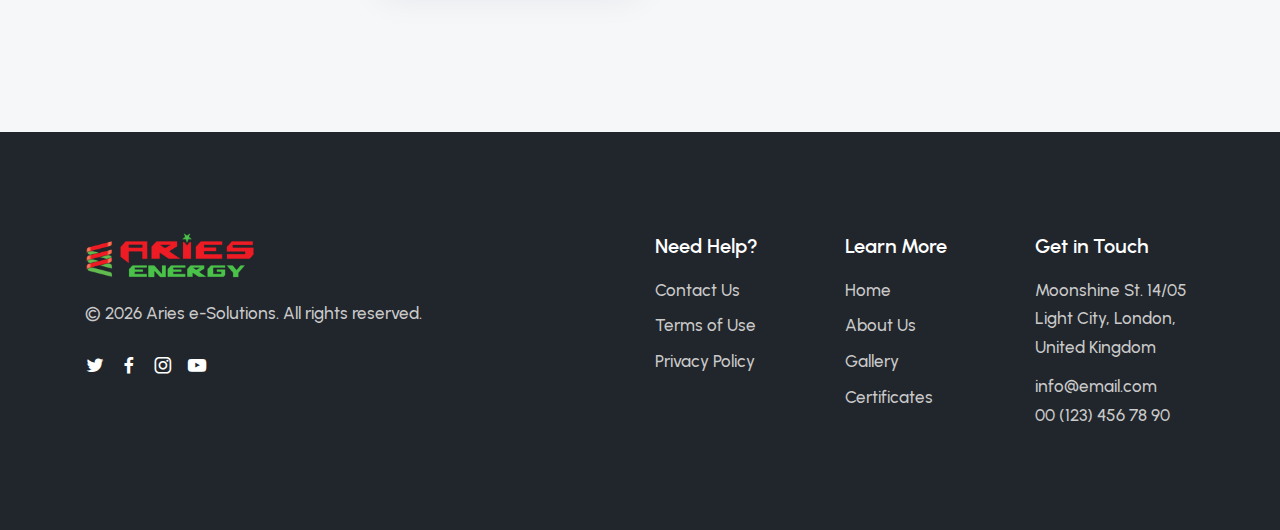
<file: demo22.html>
<!DOCTYPE html>
<html lang="en">
  <head>
    <meta charset="utf-8" />
    <meta name="viewport" content="width=device-width, initial-scale=1.0" />
    <meta
      name="description"
      content="An impressive and flawless site template that includes various UI elements and countless features, attractive ready-made blocks and rich pages, basically everything you need to create a unique and professional website."
    />
    <meta
      name="keywords"
      content="bootstrap 5, business, corporate, creative, gulp, marketing, minimal, modern, multipurpose, one page, responsive, saas, sass, seo, startup, html5 template, site template"
    />
    <meta name="author" content="elemis" />
    <title>ATCS</title>
    <link rel="shortcut icon" href="./assets/img/favicon.png" />
    <link rel="stylesheet" href="./assets/css/plugins.css" />
    <link rel="stylesheet" href="./assets/css/style.css" />
    <link rel="stylesheet" href="./assets/css/colors/purple.css" />
    <link rel="stylesheet" href="./assets/css/custom.css" />
    <link
      rel="preload"
      href="./assets/css/fonts/urbanist.css"
      as="style"
      onload="this.rel='stylesheet'"
    />
  </head>

  <body>
    <div >
      <div class="content-wrapper">
        <header class="wrapper">
          <nav
            class="navbar navbar-expand-lg center-nav transparent position-absolute navbar-dark px-md-10 px-xxl-0"
          >
            <div class="container flex-lg-row flex-nowrap align-items-center">
              <div class="navbar-brand w-100">
                <a href="./index.html">
                  <img
                    class="header-logo"
                    src="./assets/img/custom/logo.png"
                    alt=""
                  />
                </a>
              </div>
              <div
                class="navbar-collapse offcanvas offcanvas-nav offcanvas-start"
              >
                <div class="offcanvas-header d-lg-none">
                  <h3 class="text-white fs-30 mb-0">Sandbox</h3>
                  <button
                    type="button"
                    class="btn-close btn-close-white"
                    data-bs-dismiss="offcanvas"
                    aria-label="Close"
                  ></button>
                </div>
                <div class="offcanvas-body ms-lg-auto d-flex flex-column h-100">
                  <ul class="navbar-nav">
                   <li class="nav-item">
                      <a
                        class="nav-link "
                        href="#"
                        >Home</a
                      >
                    </li>
                    <li class="nav-item">
                      <a
                        class="nav-link "
                        href="#"
                        >About</a
                      >
                    </li>
                    <li class="nav-item dropdown">
                      <a
                        class="nav-link dropdown-toggle"
                        href="#"
                        data-bs-toggle="dropdown"
                        >Services</a
                      >
                      <ul class="dropdown-menu">
                        <li class="dropdown dropdown-submenu dropend">
                          <a
                            class="dropdown-item dropdown-toggle"
                            href="#"
                            data-bs-toggle="dropdown"
                            >Services</a
                          >
                          <ul class="dropdown-menu">
                            <li class="nav-item">
                              <a class="dropdown-item" href="./services.html"
                                >Services I</a
                              >
                            </li>
                            <li class="nav-item">
                              <a class="dropdown-item" href="./services2.html"
                                >Services II</a
                              >
                            </li>
                          </ul>
                        </li>
                        <li class="dropdown dropdown-submenu dropend">
                          <a
                            class="dropdown-item dropdown-toggle"
                            href="#"
                            data-bs-toggle="dropdown"
                            >About</a
                          >
                          <ul class="dropdown-menu">
                            <li class="nav-item">
                              <a class="dropdown-item" href="./about.html"
                                >About I</a
                              >
                            </li>
                            <li class="nav-item">
                              <a class="dropdown-item" href="./about2.html"
                                >About II</a
                              >
                            </li>
                          </ul>
                        </li>
                        <li class="dropdown dropdown-submenu dropend">
                          <a
                            class="dropdown-item dropdown-toggle"
                            href="#"
                            data-bs-toggle="dropdown"
                            >Shop</a
                          >
                          <ul class="dropdown-menu">
                            <li class="nav-item">
                              <a class="dropdown-item" href="./shop.html"
                                >Shop I</a
                              >
                            </li>
                            <li class="nav-item">
                              <a class="dropdown-item" href="./shop2.html"
                                >Shop II</a
                              >
                            </li>
                            <li class="nav-item">
                              <a
                                class="dropdown-item"
                                href="./shop-product.html"
                                >Product Page</a
                              >
                            </li>
                            <li class="nav-item">
                              <a class="dropdown-item" href="./shop-cart.html"
                                >Shopping Cart</a
                              >
                            </li>
                            <li class="nav-item">
                              <a
                                class="dropdown-item"
                                href="./shop-checkout.html"
                                >Checkout</a
                              >
                            </li>
                          </ul>
                        </li>
                        <li class="dropdown dropdown-submenu dropend">
                          <a
                            class="dropdown-item dropdown-toggle"
                            href="#"
                            data-bs-toggle="dropdown"
                            >Contact</a
                          >
                          <ul class="dropdown-menu">
                            <li class="nav-item">
                              <a class="dropdown-item" href="./contact.html"
                                >Contact I</a
                              >
                            </li>
                            <li class="nav-item">
                              <a class="dropdown-item" href="./contact2.html"
                                >Contact II</a
                              >
                            </li>
                            <li class="nav-item">
                              <a class="dropdown-item" href="./contact3.html"
                                >Contact III</a
                              >
                            </li>
                          </ul>
                        </li>
                        <li class="dropdown dropdown-submenu dropend">
                          <a
                            class="dropdown-item dropdown-toggle"
                            href="#"
                            data-bs-toggle="dropdown"
                            >Career</a
                          >
                          <ul class="dropdown-menu">
                            <li class="nav-item">
                              <a class="dropdown-item" href="./career.html"
                                >Job Listing I</a
                              >
                            </li>
                            <li class="nav-item">
                              <a class="dropdown-item" href="./career2.html"
                                >Job Listing II</a
                              >
                            </li>
                            <li class="nav-item">
                              <a class="dropdown-item" href="./career-job.html"
                                >Job Description</a
                              >
                            </li>
                          </ul>
                        </li>
                        <li class="dropdown dropdown-submenu dropend">
                          <a
                            class="dropdown-item dropdown-toggle"
                            href="#"
                            data-bs-toggle="dropdown"
                            >Utility</a
                          >
                          <ul class="dropdown-menu">
                            <li class="nav-item">
                              <a class="dropdown-item" href="./404.html"
                                >404 Not Found</a
                              >
                            </li>
                            <li class="nav-item">
                              <a class="dropdown-item" href="./page-loader.html"
                                >Page Loader</a
                              >
                            </li>
                            <li class="nav-item">
                              <a class="dropdown-item" href="./signin.html"
                                >Sign In I</a
                              >
                            </li>
                            <li class="nav-item">
                              <a class="dropdown-item" href="./signin2.html"
                                >Sign In II</a
                              >
                            </li>
                            <li class="nav-item">
                              <a class="dropdown-item" href="./signup.html"
                                >Sign Up I</a
                              >
                            </li>
                            <li class="nav-item">
                              <a class="dropdown-item" href="./signup2.html"
                                >Sign Up II</a
                              >
                            </li>
                            <li class="nav-item">
                              <a class="dropdown-item" href="./terms.html"
                                >Terms</a
                              >
                            </li>
                          </ul>
                        </li>
                        <li class="nav-item">
                          <a class="dropdown-item" href="./pricing.html"
                            >Pricing</a
                          >
                        </li>
                        <li class="nav-item">
                          <a class="dropdown-item" href="./onepage.html"
                            >One Page</a
                          >
                        </li>
                      </ul>
                    </li><li class="nav-item">
                      <a
                        class="nav-link "
                        href="#"
                        >Gallery</a
                      >
                    </li><li class="nav-item">
                      <a
                        class="nav-link "
                        href="#"
                        >Contact Us</a
                      >
                    </li>
                  
                  <!-- /.navbar-nav -->
                  <div class="offcanvas-footer d-lg-none">
                    <div>
                      <a href="mailto:first.last@email.com" class="link-inverse"
                        >info@email.com</a
                      >
                      <br />
                      00 (123) 456 78 90 <br />
                      <nav class="nav social social-white mt-4">
                        <a href="#"><i class="uil uil-twitter"></i></a>
                        <a href="#"><i class="uil uil-facebook-f"></i></a>
                        <a href="#"><i class="uil uil-dribbble"></i></a>
                        <a href="#"><i class="uil uil-instagram"></i></a>
                        <a href="#"><i class="uil uil-youtube"></i></a>
                      </nav>
                      <!-- /.social -->
                    </div>
                  </div>
                  <!-- /.offcanvas-footer -->
                </div>
                <!-- /.offcanvas-body -->
              </div>
              <!-- /.navbar-collapse -->
              
              <!-- /.navbar-other -->
            </div>
            <!-- /.container -->
          </nav>
          <!-- /.navbar -->
          <div
            class="offcanvas offcanvas-end text-inverse"
            id="offcanvas-info"
            data-bs-scroll="true"
          >
            <div class="offcanvas-header">
              <h3 class="text-white fs-30 mb-0">Sandbox</h3>
              <button
                type="button"
                class="btn-close btn-close-white"
                data-bs-dismiss="offcanvas"
                aria-label="Close"
              ></button>
            </div>
            <div class="offcanvas-body pb-6">
              <div class="widget mb-8">
                <p>
                  Sandbox is a multipurpose HTML5 template with various layouts
                  which will be a great solution for your business.
                </p>
              </div>
              <!-- /.widget -->
              <div class="widget mb-8">
                <h4 class="widget-title text-white mb-3">Contact Info</h4>
                <address>
                  Moonshine St. 14/05 <br />
                  Light City, London
                </address>
                <a href="mailto:first.last@email.com">info@email.com</a><br />
                00 (123) 456 78 90
              </div>
              <!-- /.widget -->
              <div class="widget mb-8">
                <h4 class="widget-title text-white mb-3">Learn More</h4>
                <ul class="list-unstyled">
                  <li><a href="#">Our Story</a></li>
                  <li><a href="#">Terms of Use</a></li>
                  <li><a href="#">Privacy Policy</a></li>
                  <li><a href="#">Contact Us</a></li>
                </ul>
              </div>
              <!-- /.widget -->
              <div class="widget">
                <h4 class="widget-title text-white mb-3">Follow Us</h4>
                <nav class="nav social social-white">
                  <a href="#"><i class="uil uil-twitter"></i></a>
                  <a href="#"><i class="uil uil-facebook-f"></i></a>
                  <a href="#"><i class="uil uil-dribbble"></i></a>
                  <a href="#"><i class="uil uil-instagram"></i></a>
                  <a href="#"><i class="uil uil-youtube"></i></a>
                </nav>
                <!-- /.social -->
              </div>
              <!-- /.widget -->
            </div>
            <!-- /.offcanvas-body -->
          </div>
          <!-- /.offcanvas -->
          <div
            class="offcanvas offcanvas-top bg-light"
            id="offcanvas-search"
            data-bs-scroll="true"
          >
            <div class="container d-flex flex-row py-6">
              <form class="search-form w-100">
                <input
                  id="search-form"
                  type="text"
                  class="form-control"
                  placeholder="Type keyword and hit enter"
                />
              </form>
              <!-- /.search-form -->
              <button
                type="button"
                class="btn-close"
                data-bs-dismiss="offcanvas"
                aria-label="Close"
              ></button>
            </div>
            <!-- /.container -->
          </div>
          <!-- /.offcanvas -->
        </header>
        <!-- /header -->
        <section class="br-fix overflow-hidden">
          <div
            class="wrapper image-wrapper bg-cover bg-image bg-overlay bg-overlay-650"
            data-image-src="./assets/img/custom/hero.jpg"
          >
            <div class="container pt-18 pt-lg-21 pb-17 pb-lg-19 text-center">
              <div class="row">
                <div
                  class="col-md-9 col-lg-8 col-xl-7 col-xxl-8 mx-auto"
                  data-cues="zoomIn"
                  data-group="page-title"
                  data-interval="-200"
                  data-delay="500"
                >
                  <h3 class="display-1 fs-52 text-white mb-7">
                    Trusted Industrial Repair, Testing & Calibration Partner.
                  </h3>
                  <p class="text-white fs-25 lh-sm mb-7 cstm-hero-desc">
                    Decades of certified expertise with state-of-the-art
                    equipment ensuring reliability, safety, performance.
                  </p>
                  <div>
                    <a class="btn btn-lg rounded mb-2 cstm-btn-black"
                      >Get Quote</a
                    >
                  </div>
                </div>
                <!-- /column -->
              </div>
              <!-- /.row -->
            </div>
            <!-- /.container -->
            <div class="overflow-hidden">
              <div class="divider text-white mx-n2">
                <svg xmlns="http://www.w3.org/2000/svg" viewBox="0 0 1440 60">
                  <path
                    fill="currentColor"
                    d="M0,0V60H1440V0A5771,5771,0,0,1,0,0Z"
                  />
                </svg>
              </div>
            </div>
            <!-- /.overflow-hidden -->
          </div>
          <!-- /.wrapper -->
        </section>
        <!--/section -->
        <section class="wrapper bg-light">
          <div class="container pt-14 pt-md-16 pb-6 pb-md-10">
            <div class="row text-center">
              <div class="col-lg-9 col-xl-8 mx-auto">
                <h2 class="fs-16 text-uppercase text-muted mb-3">
                  What We Do?
                </h2>
                <h3 class="display-4 mb-10 px-xxl-10">
                  We provide industrial repair, calibration, and testing services to keep operations efficient.
                </h3>
              </div>
              <!-- /column -->
            </div>
            <!-- /.row -->
            <div class="row">
              <div class="col-xxl-11 mx-auto">
                <div
                  class="row gx-lg-8 gx-xl-12 gy-11 text-center d-flex align-items-end"
                >
                  <div class="col-sm-8 col-md-6 col-lg-4 mx-auto">
                    <div class="px-md-3 px-lg-0 px-xl-3">
                      <div
                        class="icon btn btn-block btn-lg btn-soft-purple pe-none mb-5"
                      >
                        <i class="uil uil-wrench"></i>
                      </div>
                      <h3 class="fs-22">Industrial Equipment Repair</h3>
                      <p class="mb-2">
                        Reliable repair services to restore operational efficiency and minimize costly downtime.
                      </p>
                      <a href="#" class="more hover link-purple">Learn More</a>
                    </div>
                    <!--/.px -->
                  </div>
                  <!--/column -->
                  <div class="col-sm-8 col-md-6 col-lg-4 mx-auto">
                    <div class="px-md-3 px-lg-0 px-xl-3">
                      <div
                        class="icon btn btn-block btn-lg btn-soft-leaf pe-none mb-5"
                      >
                        <i class="uil-ruler"></i>
                      </div>
                      <h3 class="fs-22">Precision Testing & Calibration</h3>
                      <p class="mb-2">
                        Accurate testing and calibration to international standards for equipment reliability and safety.
                      </p>
                      <a href="#" class="more hover link-leaf">Learn More</a>
                    </div>
                    <!--/.px -->
                  </div>
                  <!--/column -->
                  <div class="col-sm-8 col-md-6 col-lg-4 mx-auto">
                    <div class="px-md-3 px-lg-0 px-xl-3">
                      <div
                        class="icon btn btn-block btn-lg btn-soft-pink pe-none mb-5"
                      >
                        <i class="uil uil-cog"></i>
                      </div>
                      <h3 class="fs-22">Mechanical Service & Overhaul</h3>
                      <p class="mb-2">
                        Preventive maintenance and overhauls to extend machinery lifespan and improve performance.
                      </p>
                      <a href="#" class="more hover link-pink">Learn More</a>
                    </div>
                    <!--/.px -->
                  </div>
                  <!--/column -->
                </div>
                <!--/.row -->
              </div>
              <!-- /column -->
            </div>
            <!-- /.row --> <!-- /.row -->
            <div class="row pt-10">
              <div class="col-xxl-11 mx-auto">
                <div
                  class="row gx-lg-8 gx-xl-12 gy-11 text-center d-flex align-items-end"
                >
                  <div class="col-sm-8 col-md-6 col-lg-4 mx-auto">
                    <div class="px-md-3 px-lg-0 px-xl-3">
                      <div
                        class="icon btn btn-block btn-lg btn-soft-purple pe-none mb-5"
                      >
                        <i class="uil uil-analytics"></i>
                      </div>
                      <h3 class="fs-22">Certified Load Inspections</h3>
                      <p class="mb-2">
                        Certified load testing and inspection services to ensure safe, dependable equipment operation.
                      </p>
                      <a href="#" class="more hover link-purple">Learn More</a>
                    </div>
                    <!--/.px -->
                  </div>
                  <!--/column -->
                  <div class="col-sm-8 col-md-6 col-lg-4 mx-auto">
                    <div class="px-md-3 px-lg-0 px-xl-3">
                      <div
                        class="icon btn btn-block btn-lg btn-soft-leaf pe-none mb-5"
                      >
                       <i class="uil uil-headphones"></i>
                      </div>
                      <h3 class="fs-22">On-site Tech Assistance</h3>
                      <p class="mb-2">
                        Fast, on-site technical assistance and troubleshooting to resolve operational challenges quickly.
                      </p>
                      <a href="#" class="more hover link-leaf">Learn More</a>
                    </div>
                    <!--/.px -->
                  </div>
                  <!--/column -->
                  <div class="col-sm-8 col-md-6 col-lg-4 mx-auto">
                    <div class="px-md-3 px-lg-0 px-xl-3">
                      <div
                        class="icon btn btn-block btn-lg btn-soft-pink pe-none mb-5"
                      >
                        <i class="uil uil-file-check"></i>
                      </div>
                      <h3 class="fs-22">Compliance & Certification</h3>
                      <p class="mb-2">
                        Expert support for inspections, test reports, and documentation to meet regulatory compliance.
                      </p>
                      <a href="#" class="more hover link-pink">Learn More</a>
                    </div>
                    <!--/.px -->
                  </div>
                  <!--/column -->
                </div>
                <!--/.row -->
              </div>
              <!-- /column -->
            </div>
            <!-- /.row -->
            
          
          
            <!--/.row -->
          </div>
          <!-- /.container -->
        </section>

        <section class="wrapper image-wrapper bg-image bg-overlay " data-image-src="./assets/img/photos/bg1.jpg">
      <div class="container py-18 mt-10">
        <div class="row">
          <div class="col-lg-8">
            <h2 class="fs-16 text-uppercase text-line text-white mb-3">LET’S WORK TOGETHER</h2>
            <h3 class="display-4 mb-6 text-white pe-xxl-18">Partner with industry experts trusted by businesses worldwide.
Start your journey with us and elevate your operations today.</h3>
            <a href="#" class="btn btn-white rounded mb-0 text-nowrap">Contact Us</a>
          </div>
          <!-- /column -->
        </div>
        <!-- /.row -->
      </div>
      <!-- /.container -->
    </section>
        <section class="wrapper bg-light">       
          <div class="container pt-15 pt-md-17"><div class="row align-items-center">
              <div class="col-md-8 col-lg-6 order-lg-2">
                <figure class="rounded"><img src="./assets/img/photos/about24.jpg" srcset="./assets/img/photos/about24@2x.jpg 2x" alt=""></figure>
              </div>
              <!--/column -->
              <div class="col-lg-6">
                <h2 class="fs-15 text-uppercase text-muted mb-3">Who We Are?</h2>
                <h3 class="display-4 mb-5">Delivering precision, safety, and reliability in every service we provide.</h3>
                <p class="mb-6">We are a team of experienced professionals dedicated to offering top-quality industrial solutions. Our mission is to support businesses in enhancing operational efficiency, minimizing downtime, and ensuring compliance with international safety standards.</p>
                <div class="row gy-3 gx-xl-8">
                  <div class="col-xl-6">
                    <ul class="icon-list bullet-bg bullet-soft-primary mb-0">
                      <li><span><i class="uil uil-check"></i></span><span>Experienced specialists delivering fast, reliable, and efficient technical service.</span></li>
                      <li class="mt-3"><span><i class="uil uil-check"></i></span><span>Comprehensive solutions tailored for every business and operational need.</span></li>
                    </ul>
                  </div>
                  <!--/column -->
                  <div class="col-xl-6">
                    <ul class="icon-list bullet-bg bullet-soft-primary mb-0">
                      <li><span><i class="uil uil-check"></i></span><span>Strict adherence to global safety, testing, and compliance regulations.</span></li>
                      <li class="mt-3"><span><i class="uil uil-check"></i></span><span>Proven track record of minimizing downtime and maximizing equipment life.</span></li>
                    </ul>
                  </div>
                  <!--/column -->
                </div>
                <!--/.row -->
              </div>
              <!--/column -->
            </div></div>
           
            <!--/.row --></section>

        
      </div>
      <!-- /.content-wrapper -->
       <section class="wrapper bg-light">
      <div class="container-card pt-15 pt-md-17">
        <div class="card image-wrapper bg-full bg-image bg-overlay bg-overlay-light-500 pb-15" data-image-src="./assets/img/photos/bg22.png">
          <div class="card-body py-14 px-0">
            <div class="container">
              <div class="row gx-lg-8 gx-xl-12 gy-10 gy-lg-0">
                <div class="col-lg-4 text-center text-lg-start">
                  <h3 class="display-4 mb-3 pe-xxl-15">We are proud of our works</h3>
                  <p class="lead fs-lg mb-0 pe-xxl-10">We bring solutions to make life easier for our customers.</p>
                </div>
                <!-- /column -->
                <div class="col-lg-8 mt-lg-2">
                  <div class="row align-items-center counter-wrapper gy-6 text-center">
                    <div class="col-md-4">
                      <img src="./assets/img/icons/solid/target.svg" class="svg-inject icon-svg icon-svg-sm solid-duo text-grape-fuchsia mb-3" alt="" />
                      <h3 class="counter">1000+</h3>
                      <p class="mb-0">Completed Projects</p>
                    </div>
                    <!--/column -->
                    <div class="col-md-4">
                      <img src="./assets/img/icons/solid/bar-chart.svg" class="svg-inject icon-svg icon-svg-sm solid-duo text-grape-fuchsia mb-3" alt="" />
                      <h3 class="counter">4x</h3>
                      <p class="mb-0">Revenue Growth</p>
                    </div>
                    <!--/column -->
                    <div class="col-md-4">
                      <img src="./assets/img/icons/solid/employees.svg" class="svg-inject icon-svg icon-svg-sm solid-duo text-grape-fuchsia mb-3" alt="" />
                      <h3 class="counter">99.7%</h3>
                      <p class="mb-0">Customer Satisfaction</p>
                    </div>
                    <!--/column -->
                  </div>
                  <!--/.row -->
                </div>
                <!-- /column -->
              </div>
              <!-- /.row -->
            </div>
            <!-- /.container -->
          </div>
          <!--/.card-body -->
        </div>
        <!--/.card -->
      </div>
      <!-- /.container-card -->
      <div class="container">
        <div class="grid mb-18">
          <div class="row isotope gy-6 mt-n18">
            <div class="item col-md-6 col-xl-3">
              <div class="card shadow-lg card-border-bottom border-soft-primary">
                <div class="card-body">
                  <blockquote class="border-0 mb-0">
                    <p>“Vivamus sagittis lacus vel augue laoreet rutrum faucibus dolor auctor. Vestibulum id ligula porta. Cras mattis consectetur.”</p>
                    <div class="blockquote-details">
                      <div class="info ps-0">
                        <h5 class="mb-1">Coriss Ambady</h5>
                        <p class="mb-0">Financial Analyst</p>
                      </div>
                    </div>
                  </blockquote>
                </div>
                <!-- /.card-body -->
              </div>
              <!-- /.card -->
            </div>
            <!--/column -->
            <div class="item col-md-6 col-xl-3">
              <div class="card shadow-lg card-border-bottom border-soft-primary">
                <div class="card-body">
                  <blockquote class="border-0 mb-0">
                    <p>“Fusce dapibus, tellus ac cursus tortor mauris condimentum fermentum massa justo sit amet purus sit amet fermentum.”</p>
                    <div class="blockquote-details">
                      <div class="info ps-0">
                        <h5 class="mb-1">Cory Zamora</h5>
                        <p class="mb-0">Marketing Specialist</p>
                      </div>
                    </div>
                  </blockquote>
                </div>
                <!-- /.card-body -->
              </div>
              <!-- /.card -->
            </div>
            <!--/column -->
            <div class="item col-md-6 col-xl-3">
              <div class="card shadow-lg card-border-bottom border-soft-primary">
                <div class="card-body">
                  <blockquote class="border-0 mb-0">
                    <p>“Curabitur blandit tempus porttitor. Vivamus sagittis lacus vel augue laoreet rutrum faucibus dolor eu rutrum. Nulla vitae libero.”</p>
                    <div class="blockquote-details">
                      <div class="info ps-0">
                        <h5 class="mb-1">Nikolas Brooten</h5>
                        <p class="mb-0">Sales Manager</p>
                      </div>
                    </div>
                  </blockquote>
                </div>
                <!-- /.card-body -->
              </div>
              <!-- /.card -->
            </div>
            <!--/column -->
            <div class="item col-md-6 col-xl-3">
              <div class="card shadow-lg card-border-bottom border-soft-primary">
                <div class="card-body">
                  <blockquote class="border-0 mb-0">
                    <p>“Etiam adipiscing tincidunt elit convallis felis suscipit ut. Phasellus rhoncus eu tincidunt auctor nullam rutrum, pharetra augue.”</p>
                    <div class="blockquote-details">
                      <div class="info ps-0">
                        <h5 class="mb-1">Coriss Ambady</h5>
                        <p class="mb-0">Financial Analyst</p>
                      </div>
                    </div>
                  </blockquote>
                </div>
                <!-- /.card-body -->
              </div>
              <!-- /.card -->
            </div>
            <!--/column -->
          </div>
          <!-- /.row -->
        </div>
        <!-- /.grid-view -->
       
   
      </div>
      <!-- /.container -->
    </section>
    <section id="services">
      <div class="wrapper bg-gray">
        <div class="container py-15 py-md-17 ">
          <div class="row gx-lg-0 gy-10 align-items-center">
            <div class="col-lg-6">
              <div class="row g-6 text-center">
                <div class="col-md-6">
                  <div class="card shadow-lg mb-6">
                    <figure class="card-img-top overlay overlay-1">
                      <a href="#"><img class="img-fluid" src="./assets/img/photos/fs4.jpg" alt="" /></a>
                      <figcaption>
                        <h5 class="from-top mb-0">View Gallery</h5>
                      </figcaption>
                    </figure>
                    
                    <!--/.card-body -->
                  </div>
                  <!-- /.card -->
                  <div class="card shadow-lg">
                    <figure class="card-img-top overlay overlay-1">
                      <a href="#"><img class="img-fluid" src="./assets/img/photos/fs6.jpg" alt="" /></a>
                      <figcaption>
                        <h5 class="from-top mb-0">View Gallery</h5>
                      </figcaption>
                    </figure>
                   
                    <!--/.card-body -->
                  </div>
                  <!-- /.card -->
                </div>
                <!-- /column -->
                <div class="col-md-6">
                  <div class="card shadow-lg mt-md-6 mb-6">
                    <figure class="card-img-top overlay overlay-1">
                      <a href="#"><img class="img-fluid" src="./assets/img/photos/fs5.jpg" alt="" /></a>
                      <figcaption>
                        <h5 class="from-top mb-0">View Gallery</h5>
                      </figcaption>
                    </figure>
                    
                    <!--/.card-body -->
                  </div>
                  <!-- /.card -->
                  <div class="card shadow-lg">
                    <figure class="card-img-top overlay overlay-1">
                      <a href="#"><img class="img-fluid" src="./assets/img/photos/fs7.jpg" alt="" /></a>
                      <figcaption>
                        <h5 class="from-top mb-0">View Gallery</h5>
                      </figcaption>
                    </figure>
                   
                    <!--/.card-body -->
                  </div>
                  <!-- /.card -->
                </div>
                <!-- /column -->
              </div>
              <!-- /.row -->
            </div>
            <!-- /column -->
            <div class="col-lg-5 offset-lg-1">
              <h2 class="display-5 mb-3">Our Accreditations & Certifications</h2>
              <p class="lead fs-lg">We take pride in holding internationally recognized certifications that reflect our commitment to quality, safety, and industry standards. These credentials reinforce our promise to deliver reliable, compliant, and efficient services to every client we serve.</p>
              <a href="#" class="btn btn-primary rounded-pill mt-2">View All</a>
            </div>
            <!-- /column -->
          </div>
          <!-- /.row -->
        </div>
        <!-- /.container -->
      </div>
      <!-- /.wrapper -->
    </section>
   
    </div>
    <footer class="bg-dark text-inverse ">
    <div class="container  py-13 py-md-15">
      <div class="row gy-6 gy-lg-0">
        <div class="col-lg-4">
          <div class="widget">
            <img class="mb-4 footer-logo" src="./assets/img/custom/logo.png"  alt="" />
            <p class="mb-4">© <script>
                document.write(new Date().getUTCFullYear());
              </script> Aries e-Solutions. All rights reserved.</p>
            <nav class="nav social social-white">
              <a href="#"><i class="uil uil-twitter"></i></a>
              <a href="#"><i class="uil uil-facebook-f"></i></a>
              <a href="#"><i class="uil uil-instagram"></i></a>
              <a href="#"><i class="uil uil-youtube"></i></a>
            </nav>
            <!-- /.social -->
          </div>
          <!-- /.widget -->
        </div>
        <!-- /column -->
        <div class="col-md-4 col-lg-2 offset-lg-2">
          <div class="widget">
            <h4 class="widget-title mb-3 text-white">Need Help?</h4>
            <ul class="list-unstyled mb-0">
              <li><a href="#">Contact Us</a></li>
              <li><a href="#">Terms of Use</a></li>
              <li><a href="#">Privacy Policy</a></li>
            </ul>
          </div>
          <!-- /.widget -->
        </div>
        <!-- /column -->
        <div class="col-md-4 col-lg-2">
          <div class="widget">
            <h4 class="widget-title mb-3 text-white">Learn More</h4>
            <ul class="list-unstyled mb-0">
              <li><a href="#">Home</a></li>
              <li><a href="#">About Us</a></li>
              <li><a href="#">Gallery</a></li>
              <li><a href="#">Certificates</a></li>
            </ul>
          </div>
          <!-- /.widget -->
        </div>
        <!-- /column -->
        <div class="col-md-4 col-lg-2">
          <div class="widget">
            <h4 class="widget-title mb-3 text-white">Get in Touch</h4>
            <address>Moonshine St. 14/05 Light City, London, United Kingdom</address>
            <a href="mailto:first.last@email.com">info@email.com</a><br /> 00 (123) 456 78 90
          </div>
          <!-- /.widget -->
        </div>
        <!-- /column -->
      </div>
      <!--/.row -->
      
    </div>
    <!-- /.container -->
  </footer>
    <div class="progress-wrap">
      <svg
        class="progress-circle svg-content"
        width="100%"
        height="100%"
        viewBox="-1 -1 102 102"
      >
        <path d="M50,1 a49,49 0 0,1 0,98 a49,49 0 0,1 0,-98" />
      </svg>
    </div>
    <script src="./assets/js/plugins.js"></script>
    <script src="./assets/js/theme.js"></script>
  </body>
</html>
</file>
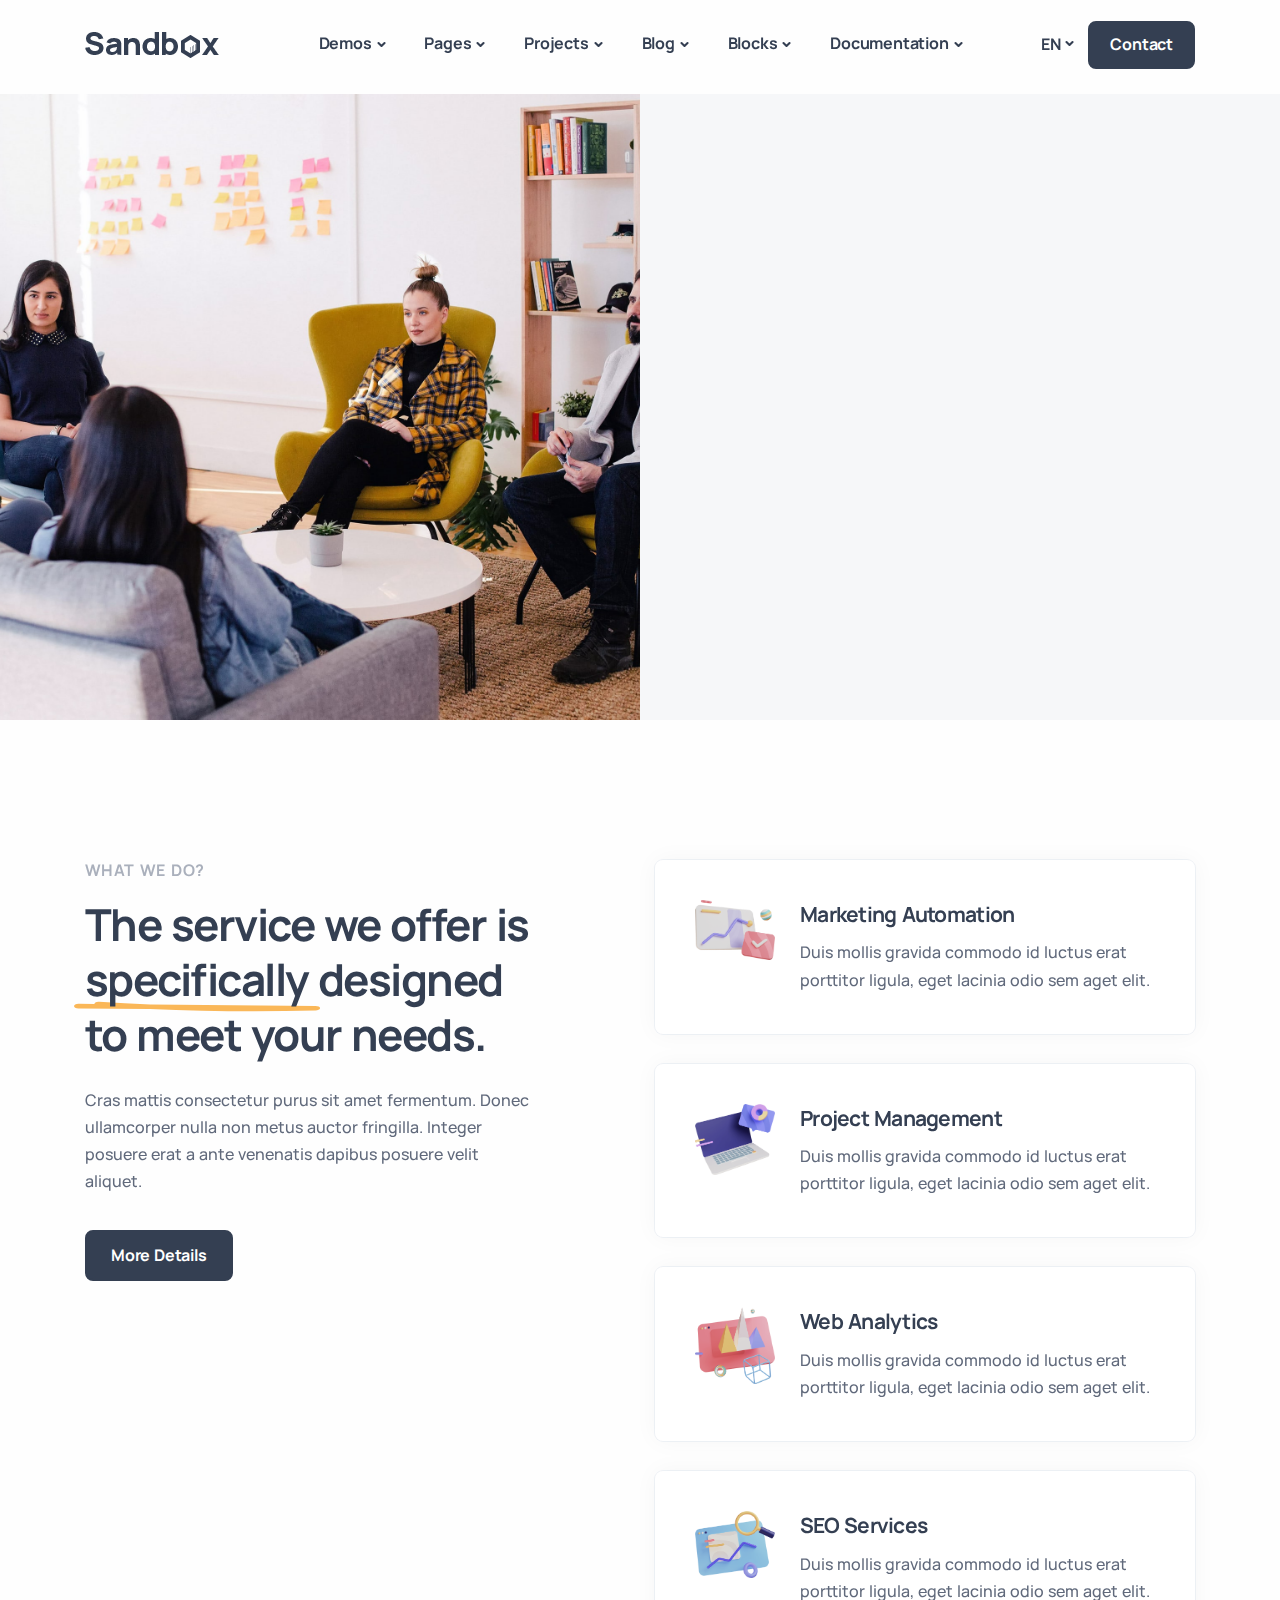
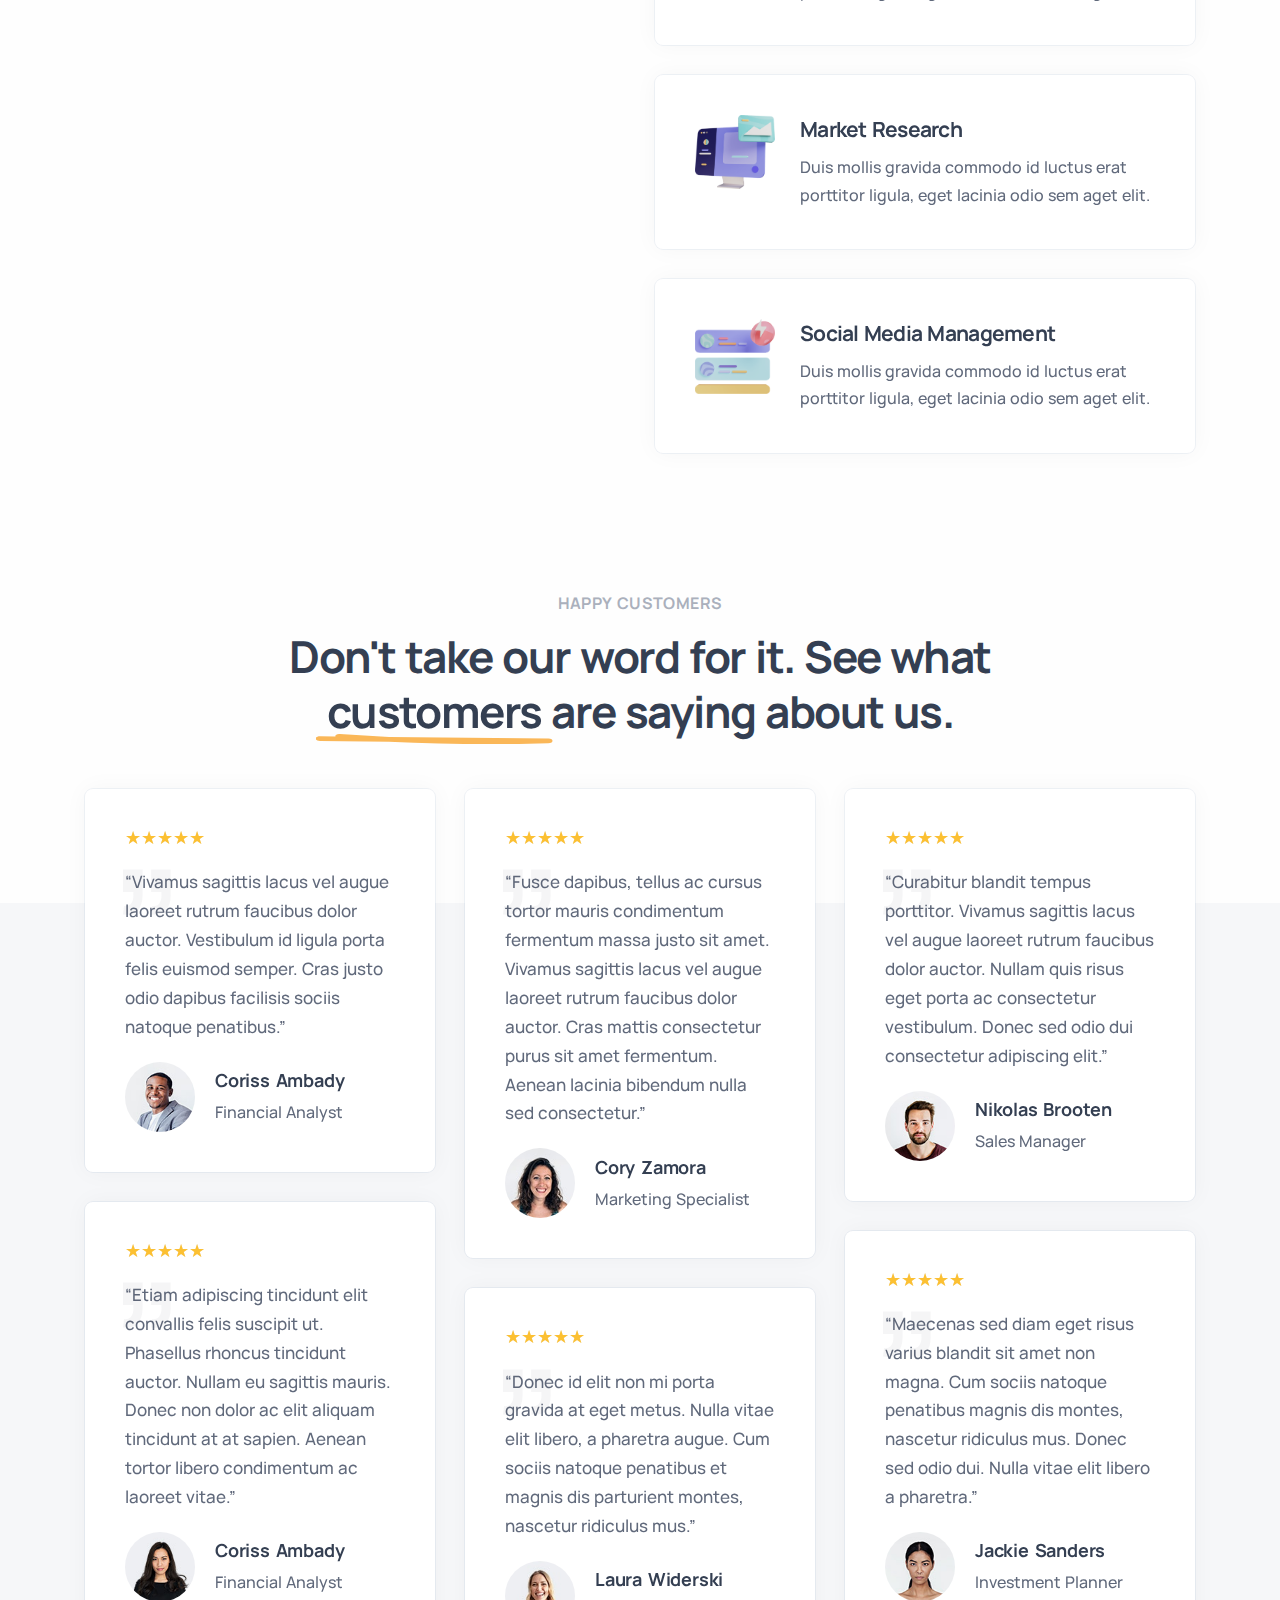
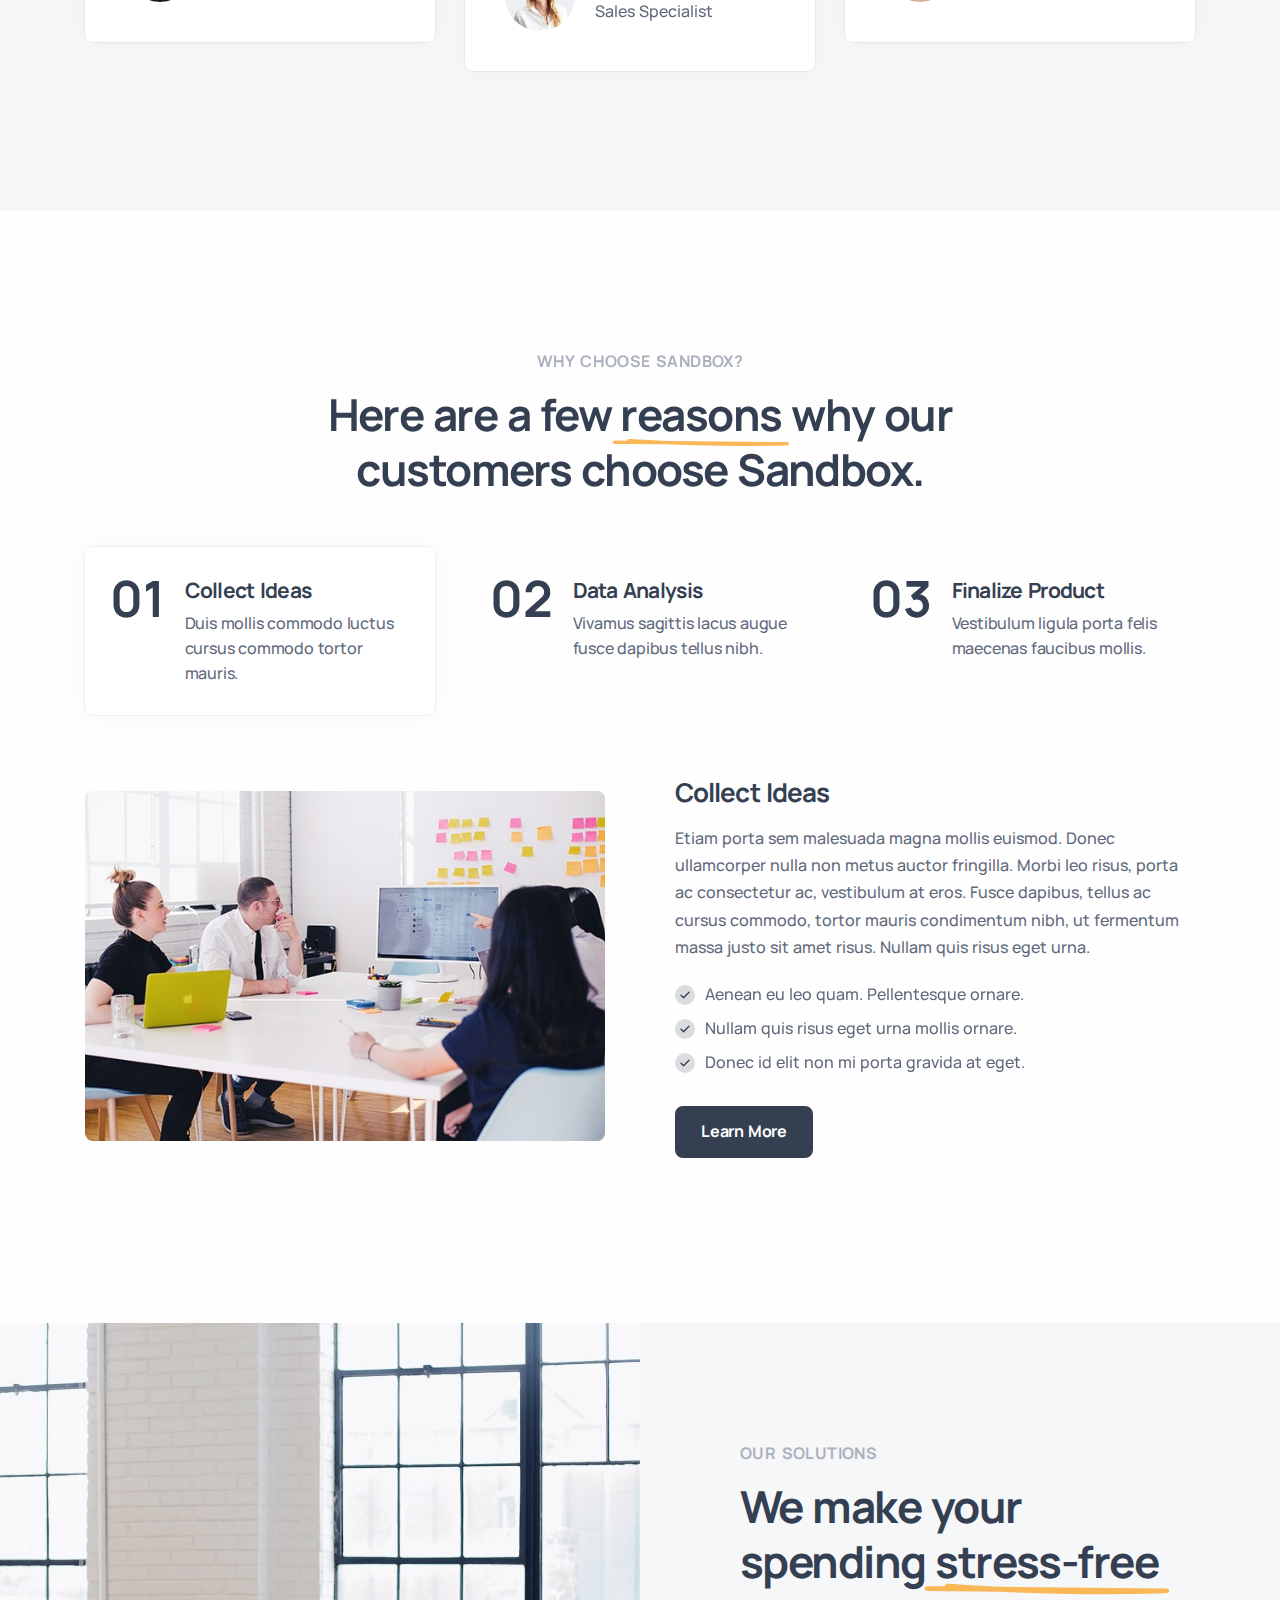
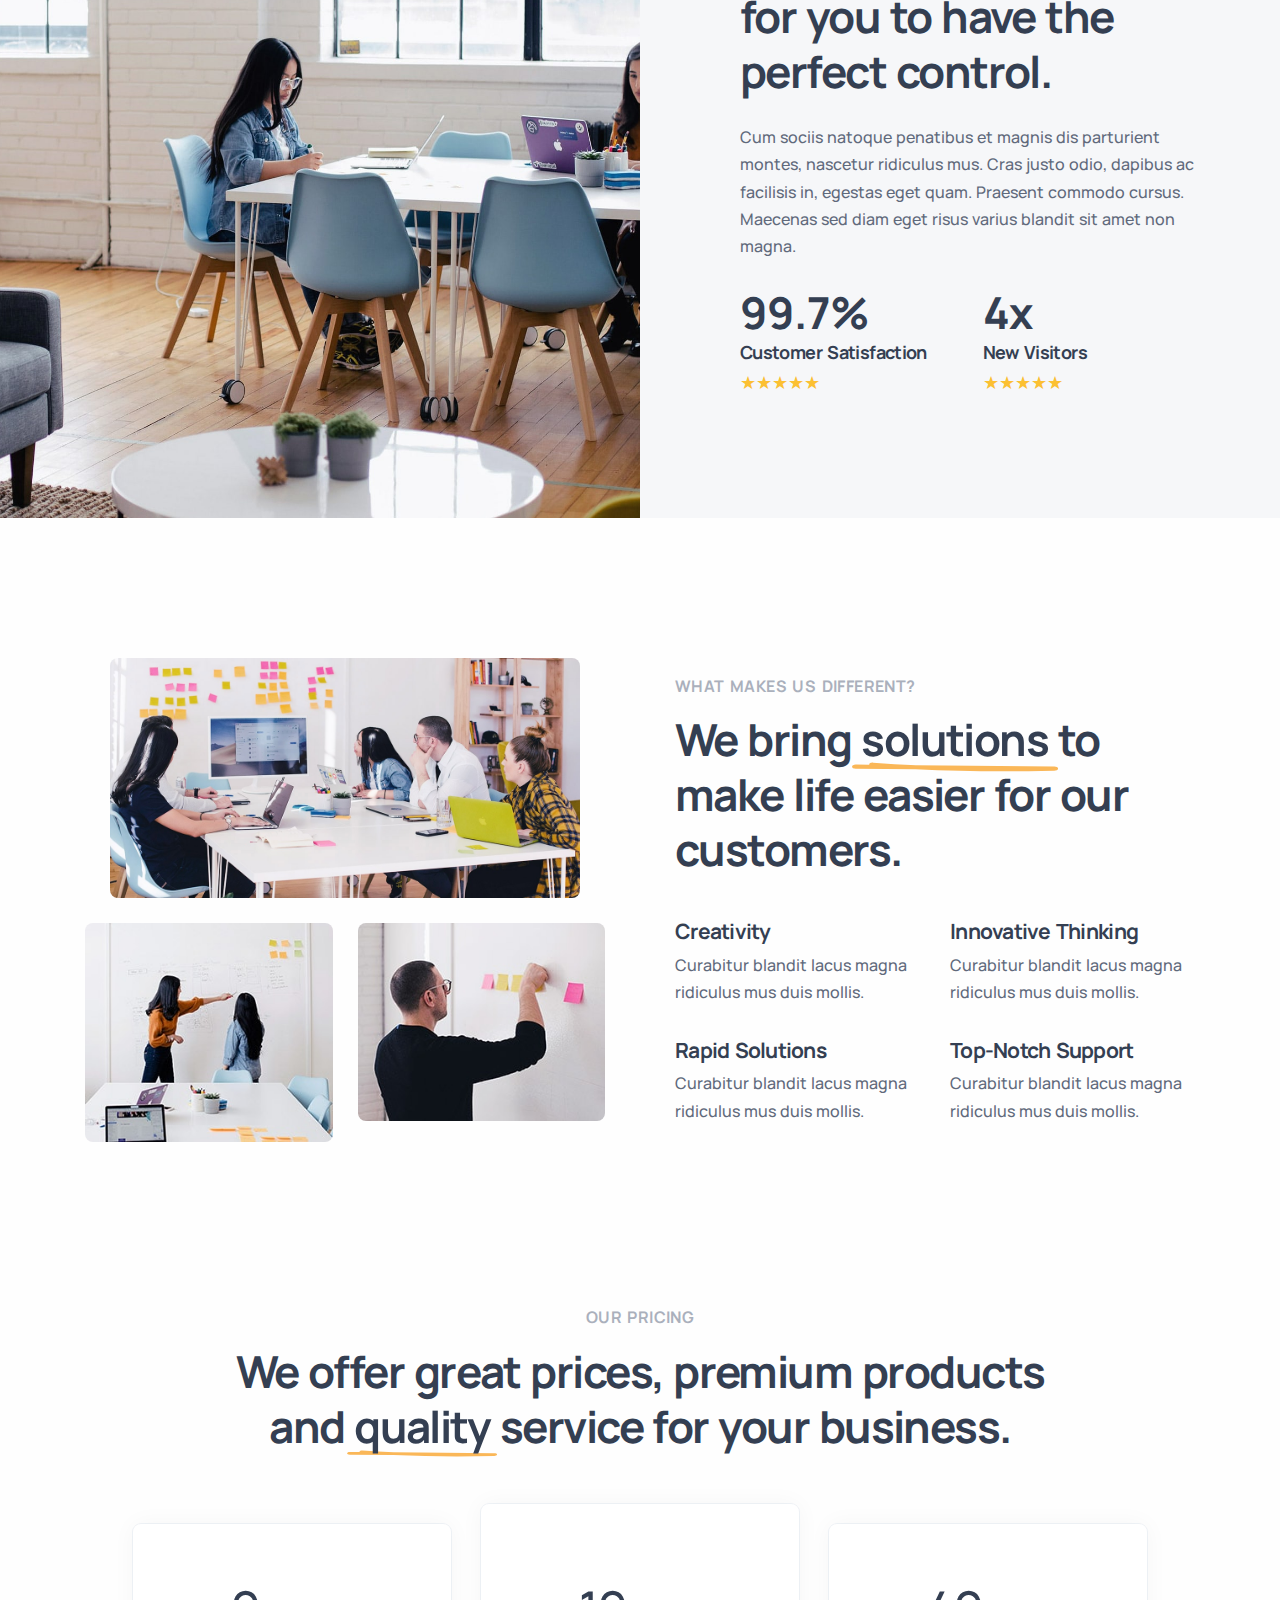
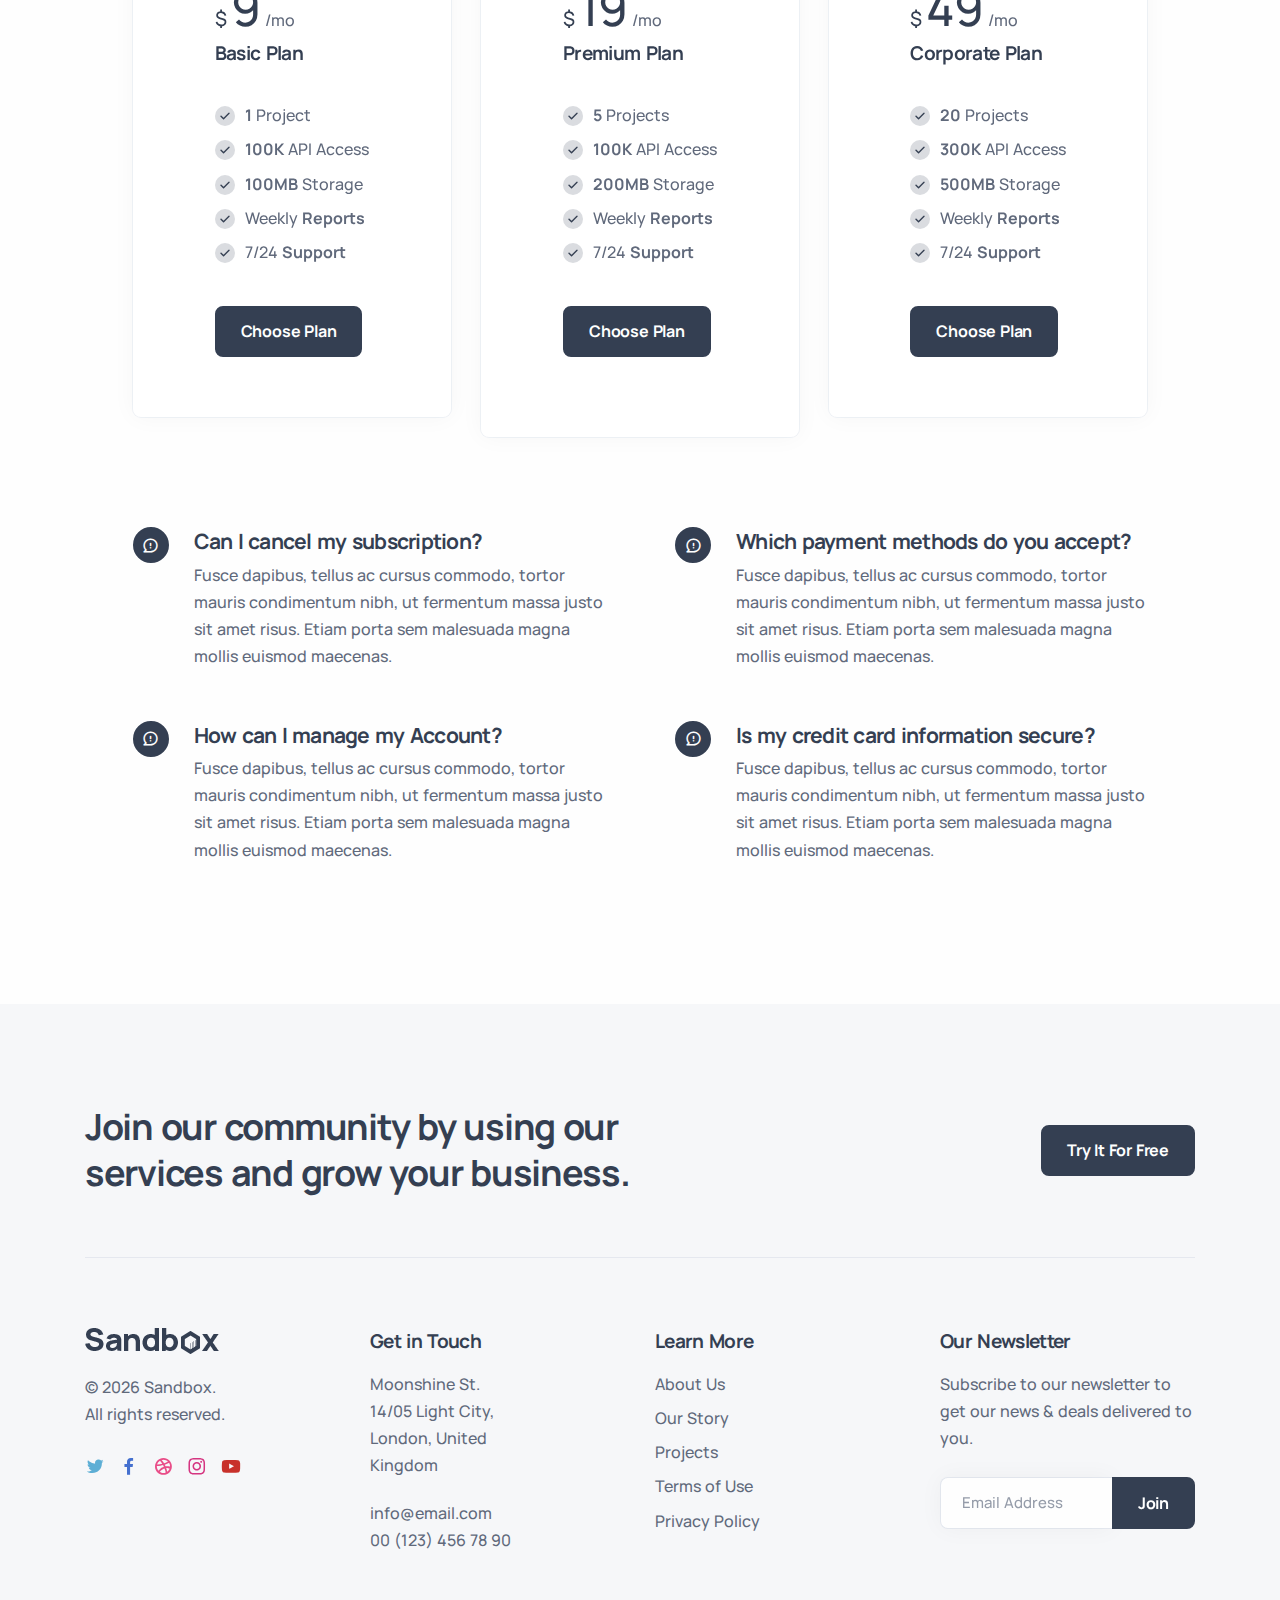
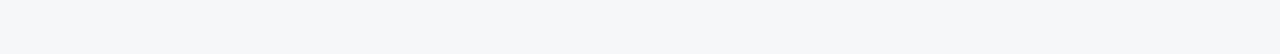
<file: demo34.html>
<!DOCTYPE html>
<html lang="en">

<head>
  <meta charset="utf-8">
  <meta name="viewport" content="width=device-width, initial-scale=1.0">
  <meta name="description" content="An impressive and flawless site template that includes various UI elements and countless features, attractive ready-made blocks and rich pages, basically everything you need to create a unique and professional website.">
  <meta name="keywords" content="bootstrap 5, business, corporate, creative, gulp, marketing, minimal, modern, multipurpose, one page, responsive, saas, sass, seo, startup, html5 template, site template">
  <meta name="author" content="elemis">
  <title>Sandbox - Modern & Multipurpose Bootstrap 5 Template</title>
  <link rel="shortcut icon" href="./assets/img/favicon.png">
  <link rel="stylesheet" href="./assets/css/plugins.css">
  <link rel="stylesheet" href="./assets/css/style.css">
  <link rel="stylesheet" href="./assets/css/colors/navy.css">
</head>

<body>
  <div class="content-wrapper">
    <header class="wrapper bg-light mb-2">
      <nav class="navbar navbar-expand-lg center-nav transparent navbar-light">
        <div class="container flex-lg-row flex-nowrap align-items-center">
          <div class="navbar-brand w-100">
            <a href="./index.html">
              <img src="./assets/img/logo-dark.png" srcset="./assets/img/logo-dark@2x.png 2x" alt="" />
            </a>
          </div>
          <div class="navbar-collapse offcanvas offcanvas-nav offcanvas-start">
            <div class="offcanvas-header d-lg-none">
              <h3 class="text-white fs-30 mb-0">Sandbox</h3>
              <button type="button" class="btn-close btn-close-white" data-bs-dismiss="offcanvas" aria-label="Close"></button>
            </div>
            <div class="offcanvas-body ms-lg-auto d-flex flex-column h-100">
              <ul class="navbar-nav">
                <li class="nav-item dropdown dropdown-mega">
                  <a class="nav-link dropdown-toggle" href="#" data-bs-toggle="dropdown">Demos</a>
                  <ul class="dropdown-menu mega-menu mega-menu-dark mega-menu-img">
                    <li class="mega-menu-content mega-menu-scroll">
                      <ul class="row row-cols-1 row-cols-lg-6 gx-0 gx-lg-4 gy-lg-2 list-unstyled">
                        <li class="col">
                          <a class="dropdown-item" href="./demo1.html">
                            <figure class="rounded lift d-none d-lg-block"><img src="./assets/img/demos/mi1.jpg" srcset="./assets/img/demos/mi1@2x.jpg 2x" alt=""></figure>
                            <span class="d-lg-none">Demo 1</span>
                          </a>
                        </li>
                        <li class="col">
                          <a class="dropdown-item" href="./demo2.html">
                            <figure class="rounded lift d-none d-lg-block"><img src="./assets/img/demos/mi2.jpg" srcset="./assets/img/demos/mi2@2x.jpg 2x" alt=""></figure>
                            <span class="d-lg-none">Demo 2</span>
                          </a>
                        </li>
                        <li class="col">
                          <a class="dropdown-item" href="./demo3.html">
                            <figure class="rounded lift d-none d-lg-block"><img src="./assets/img/demos/mi3.jpg" srcset="./assets/img/demos/mi3@2x.jpg 2x" alt=""></figure>
                            <span class="d-lg-none">Demo 3</span>
                          </a>
                        </li>
                        <li class="col">
                          <a class="dropdown-item" href="./demo4.html">
                            <figure class="rounded lift d-none d-lg-block"><img src="./assets/img/demos/mi4.jpg" srcset="./assets/img/demos/mi4@2x.jpg 2x" alt=""></figure>
                            <span class="d-lg-none">Demo 4</span>
                          </a>
                        </li>
                        <li class="col">
                          <a class="dropdown-item" href="./demo5.html">
                            <figure class="rounded lift d-none d-lg-block"><img src="./assets/img/demos/mi5.jpg" srcset="./assets/img/demos/mi5@2x.jpg 2x" alt=""></figure>
                            <span class="d-lg-none">Demo 5</span>
                          </a>
                        </li>
                        <li class="col">
                          <a class="dropdown-item" href="./demo6.html">
                            <figure class="rounded lift d-none d-lg-block"><img src="./assets/img/demos/mi6.jpg" srcset="./assets/img/demos/mi6@2x.jpg 2x" alt=""></figure>
                            <span class="d-lg-none">Demo 6</span>
                          </a>
                        </li>
                        <li class="col">
                          <a class="dropdown-item" href="./demo7.html">
                            <figure class="rounded lift d-none d-lg-block"><img src="./assets/img/demos/mi7.jpg" srcset="./assets/img/demos/mi7@2x.jpg 2x" alt=""></figure>
                            <span class="d-lg-none">Demo 7</span>
                          </a>
                        </li>
                        <li class="col">
                          <a class="dropdown-item" href="./demo8.html">
                            <figure class="rounded lift d-none d-lg-block"><img src="./assets/img/demos/mi8.jpg" srcset="./assets/img/demos/mi8@2x.jpg 2x" alt=""></figure>
                            <span class="d-lg-none">Demo 8</span>
                          </a>
                        </li>
                        <li class="col">
                          <a class="dropdown-item" href="./demo9.html">
                            <figure class="rounded lift d-none d-lg-block"><img src="./assets/img/demos/mi9.jpg" srcset="./assets/img/demos/mi9@2x.jpg 2x" alt=""></figure>
                            <span class="d-lg-none">Demo 9</span>
                          </a>
                        </li>
                        <li class="col">
                          <a class="dropdown-item" href="./demo10.html">
                            <figure class="rounded lift d-none d-lg-block"><img src="./assets/img/demos/mi10.jpg" srcset="./assets/img/demos/mi10@2x.jpg 2x" alt=""></figure>
                            <span class="d-lg-none">Demo 10</span>
                          </a>
                        </li>
                        <li class="col">
                          <a class="dropdown-item" href="./demo11.html">
                            <figure class="rounded lift d-none d-lg-block"><img src="./assets/img/demos/mi11.jpg" srcset="./assets/img/demos/mi11@2x.jpg 2x" alt=""></figure>
                            <span class="d-lg-none">Demo 11</span>
                          </a>
                        </li>
                        <li class="col">
                          <a class="dropdown-item" href="./demo12.html">
                            <figure class="rounded lift d-none d-lg-block"><img src="./assets/img/demos/mi12.jpg" srcset="./assets/img/demos/mi12@2x.jpg 2x" alt=""></figure>
                            <span class="d-lg-none">Demo 12</span>
                          </a>
                        </li>
                        <li class="col">
                          <a class="dropdown-item" href="./demo13.html">
                            <figure class="rounded lift d-none d-lg-block"><img src="./assets/img/demos/mi13.jpg" srcset="./assets/img/demos/mi13@2x.jpg 2x" alt=""></figure>
                            <span class="d-lg-none">Demo 13</span>
                          </a>
                        </li>
                        <li class="col">
                          <a class="dropdown-item" href="./demo14.html">
                            <figure class="rounded lift d-none d-lg-block"><img src="./assets/img/demos/mi14.jpg" srcset="./assets/img/demos/mi14@2x.jpg 2x" alt=""></figure>
                            <span class="d-lg-none">Demo 14</span>
                          </a>
                        </li>
                        <li class="col">
                          <a class="dropdown-item" href="./demo15.html">
                            <figure class="rounded lift d-none d-lg-block"><img src="./assets/img/demos/mi15.jpg" srcset="./assets/img/demos/mi15@2x.jpg 2x" alt=""></figure>
                            <span class="d-lg-none">Demo 15</span>
                          </a>
                        </li>
                        <li class="col">
                          <a class="dropdown-item" href="./demo16.html">
                            <figure class="rounded lift d-none d-lg-block"><img src="./assets/img/demos/mi16.jpg" srcset="./assets/img/demos/mi16@2x.jpg 2x" alt=""></figure>
                            <span class="d-lg-none">Demo 16</span>
                          </a>
                        </li>
                        <li class="col">
                          <a class="dropdown-item" href="./demo17.html">
                            <figure class="rounded lift d-none d-lg-block"><img src="./assets/img/demos/mi17.jpg" srcset="./assets/img/demos/mi17@2x.jpg 2x" alt=""></figure>
                            <span class="d-lg-none">Demo 17</span>
                          </a>
                        </li>
                        <li class="col">
                          <a class="dropdown-item" href="./demo18.html">
                            <figure class="rounded lift d-none d-lg-block"><img src="./assets/img/demos/mi18.jpg" srcset="./assets/img/demos/mi18@2x.jpg 2x" alt=""></figure>
                            <span class="d-lg-none">Demo 18</span>
                          </a>
                        </li>
                        <li class="col">
                          <a class="dropdown-item" href="./demo19.html">
                            <figure class="rounded lift d-none d-lg-block"><img src="./assets/img/demos/mi19.jpg" srcset="./assets/img/demos/mi19@2x.jpg 2x" alt=""></figure>
                            <span class="d-lg-none">Demo 19</span>
                          </a>
                        </li>
                        <li class="col">
                          <a class="dropdown-item" href="./demo20.html">
                            <figure class="rounded lift d-none d-lg-block"><img src="./assets/img/demos/mi20.jpg" srcset="./assets/img/demos/mi20@2x.jpg 2x" alt=""></figure>
                            <span class="d-lg-none">Demo 20</span>
                          </a>
                        </li>
                        <li class="col">
                          <a class="dropdown-item" href="./demo21.html">
                            <figure class="rounded lift d-none d-lg-block"><img src="./assets/img/demos/mi21.jpg" srcset="./assets/img/demos/mi21@2x.jpg 2x" alt=""></figure>
                            <span class="d-lg-none">Demo 21</span>
                          </a>
                        </li>
                        <li class="col">
                          <a class="dropdown-item" href="./demo22.html">
                            <figure class="rounded lift d-none d-lg-block"><img src="./assets/img/demos/mi22.jpg" srcset="./assets/img/demos/mi22@2x.jpg 2x" alt=""></figure>
                            <span class="d-lg-none">Demo 22</span>
                          </a>
                        </li>
                        <li class="col">
                          <a class="dropdown-item" href="./demo23.html">
                            <figure class="rounded lift d-none d-lg-block"><img src="./assets/img/demos/mi23.jpg" srcset="./assets/img/demos/mi23@2x.jpg 2x" alt=""></figure>
                            <span class="d-lg-none">Demo 23</span>
                          </a>
                        </li>
                        <li class="col">
                          <a class="dropdown-item" href="./demo24.html">
                            <figure class="rounded lift d-none d-lg-block"><img src="./assets/img/demos/mi24.jpg" srcset="./assets/img/demos/mi24@2x.jpg 2x" alt=""></figure>
                            <span class="d-lg-none">Demo 24</span>
                          </a>
                        </li>
                        <li class="col">
                          <a class="dropdown-item" href="./demo25.html">
                            <figure class="rounded lift d-none d-lg-block"><img src="./assets/img/demos/mi25.jpg" srcset="./assets/img/demos/mi25@2x.jpg 2x" alt=""></figure>
                            <span class="d-lg-none">Demo 25</span>
                          </a>
                        </li>
                        <li class="col">
                          <a class="dropdown-item" href="./demo26.html">
                            <figure class="rounded lift d-none d-lg-block"><img src="./assets/img/demos/mi26.jpg" srcset="./assets/img/demos/mi26@2x.jpg 2x" alt=""></figure>
                            <span class="d-lg-none">Demo 26</span>
                          </a>
                        </li>
                        <li class="col">
                          <a class="dropdown-item" href="./demo27.html">
                            <figure class="rounded lift d-none d-lg-block"><img src="./assets/img/demos/mi27.jpg" srcset="./assets/img/demos/mi27@2x.jpg 2x" alt=""></figure>
                            <span class="d-lg-none">Demo 27</span>
                          </a>
                        </li>
                        <li class="col">
                          <a class="dropdown-item" href="./demo28.html">
                            <figure class="rounded lift d-none d-lg-block"><img src="./assets/img/demos/mi28.jpg" srcset="./assets/img/demos/mi28@2x.jpg 2x" alt=""></figure>
                            <span class="d-lg-none">Demo 28</span>
                          </a>
                        </li>
                        <li class="col">
                          <a class="dropdown-item" href="./demo29.html">
                            <figure class="rounded lift d-none d-lg-block"><img src="./assets/img/demos/mi29.jpg" srcset="./assets/img/demos/mi29@2x.jpg 2x" alt=""></figure>
                            <span class="d-lg-none">Demo 29</span>
                          </a>
                        </li>
                        <li class="col">
                          <a class="dropdown-item" href="./demo30.html">
                            <figure class="rounded lift d-none d-lg-block"><img src="./assets/img/demos/mi30.jpg" srcset="./assets/img/demos/mi30@2x.jpg 2x" alt=""></figure>
                            <span class="d-lg-none">Demo 30</span>
                          </a>
                        </li>
                        <li class="col">
                          <a class="dropdown-item" href="./demo31.html">
                            <figure class="rounded lift d-none d-lg-block"><img src="./assets/img/demos/mi31.jpg" srcset="./assets/img/demos/mi31@2x.jpg 2x" alt=""></figure>
                            <span class="d-lg-none">Demo 31</span>
                          </a>
                        </li>
                        <li class="col">
                          <a class="dropdown-item" href="./demo32.html">
                            <figure class="rounded lift d-none d-lg-block"><img src="./assets/img/demos/mi32.jpg" srcset="./assets/img/demos/mi32@2x.jpg 2x" alt=""></figure>
                            <span class="d-lg-none">Demo 32</span>
                          </a>
                        </li>
                        <li class="col">
                          <a class="dropdown-item" href="./demo33.html">
                            <figure class="rounded lift d-none d-lg-block"><img src="./assets/img/demos/mi33.jpg" srcset="./assets/img/demos/mi33@2x.jpg 2x" alt=""></figure>
                            <span class="d-lg-none">Demo 33</span>
                          </a>
                        </li>
                        <li class="col">
                          <a class="dropdown-item" href="./demo34.html">
                            <figure class="rounded lift d-none d-lg-block"><img src="./assets/img/demos/mi34.jpg" srcset="./assets/img/demos/mi34@2x.jpg 2x" alt=""></figure>
                            <span class="d-lg-none">Demo 34</span>
                          </a>
                        </li>
                        <li class="col">
                          <a class="dropdown-item" href="./demo35.html">
                            <figure class="rounded lift d-none d-lg-block"><img src="./assets/img/demos/mi35.jpg" srcset="./assets/img/demos/mi35@2x.jpg 2x" alt=""></figure>
                            <span class="d-lg-none">Demo 35</span>
                          </a>
                        </li>
                        <li class="col">
                          <a class="dropdown-item" href="./demo36.html">
                            <figure class="rounded lift d-none d-lg-block"><img src="./assets/img/demos/mi36.jpg" srcset="./assets/img/demos/mi36@2x.jpg 2x" alt=""></figure>
                            <span class="d-lg-none">Demo 36</span>
                          </a>
                        </li>
                      </ul>
                      <!--/.row -->
                      <span class="d-none d-lg-flex"><i class="uil uil-direction"></i><strong>Scroll to view more</strong></span>
                    </li>
                    <!--/.mega-menu-content-->
                  </ul>
                  <!--/.dropdown-menu -->
                </li>
                <li class="nav-item dropdown">
                  <a class="nav-link dropdown-toggle" href="#" data-bs-toggle="dropdown">Pages</a>
                  <ul class="dropdown-menu">
                    <li class="dropdown dropdown-submenu dropend"><a class="dropdown-item dropdown-toggle" href="#" data-bs-toggle="dropdown">Services</a>
                      <ul class="dropdown-menu">
                        <li class="nav-item"><a class="dropdown-item" href="./services.html">Services I</a></li>
                        <li class="nav-item"><a class="dropdown-item" href="./services2.html">Services II</a></li>
                      </ul>
                    </li>
                    <li class="dropdown dropdown-submenu dropend"><a class="dropdown-item dropdown-toggle" href="#" data-bs-toggle="dropdown">About</a>
                      <ul class="dropdown-menu">
                        <li class="nav-item"><a class="dropdown-item" href="./about.html">About I</a></li>
                        <li class="nav-item"><a class="dropdown-item" href="./about2.html">About II</a></li>
                      </ul>
                    </li>
                    <li class="dropdown dropdown-submenu dropend"><a class="dropdown-item dropdown-toggle" href="#" data-bs-toggle="dropdown">Shop</a>
                      <ul class="dropdown-menu">
                        <li class="nav-item"><a class="dropdown-item" href="./shop.html">Shop I</a></li>
                        <li class="nav-item"><a class="dropdown-item" href="./shop2.html">Shop II</a></li>
                        <li class="nav-item"><a class="dropdown-item" href="./shop-product.html">Product Page</a></li>
                        <li class="nav-item"><a class="dropdown-item" href="./shop-cart.html">Shopping Cart</a></li>
                        <li class="nav-item"><a class="dropdown-item" href="./shop-checkout.html">Checkout</a></li>
                      </ul>
                    </li>
                    <li class="dropdown dropdown-submenu dropend"><a class="dropdown-item dropdown-toggle" href="#" data-bs-toggle="dropdown">Contact</a>
                      <ul class="dropdown-menu">
                        <li class="nav-item"><a class="dropdown-item" href="./contact.html">Contact I</a></li>
                        <li class="nav-item"><a class="dropdown-item" href="./contact2.html">Contact II</a></li>
                        <li class="nav-item"><a class="dropdown-item" href="./contact3.html">Contact III</a></li>
                      </ul>
                    </li>
                    <li class="dropdown dropdown-submenu dropend"><a class="dropdown-item dropdown-toggle" href="#" data-bs-toggle="dropdown">Career</a>
                      <ul class="dropdown-menu">
                        <li class="nav-item"><a class="dropdown-item" href="./career.html">Job Listing I</a></li>
                        <li class="nav-item"><a class="dropdown-item" href="./career2.html">Job Listing II</a></li>
                        <li class="nav-item"><a class="dropdown-item" href="./career-job.html">Job Description</a></li>
                      </ul>
                    </li>
                    <li class="dropdown dropdown-submenu dropend"><a class="dropdown-item dropdown-toggle" href="#" data-bs-toggle="dropdown">Utility</a>
                      <ul class="dropdown-menu">
                        <li class="nav-item"><a class="dropdown-item" href="./404.html">404 Not Found</a></li>
                        <li class="nav-item"><a class="dropdown-item" href="./page-loader.html">Page Loader</a></li>
                        <li class="nav-item"><a class="dropdown-item" href="./signin.html">Sign In I</a></li>
                        <li class="nav-item"><a class="dropdown-item" href="./signin2.html">Sign In II</a></li>
                        <li class="nav-item"><a class="dropdown-item" href="./signup.html">Sign Up I</a></li>
                        <li class="nav-item"><a class="dropdown-item" href="./signup2.html">Sign Up II</a></li>
                        <li class="nav-item"><a class="dropdown-item" href="./terms.html">Terms</a></li>
                      </ul>
                    </li>
                    <li class="nav-item"><a class="dropdown-item" href="./pricing.html">Pricing</a></li>
                    <li class="nav-item"><a class="dropdown-item" href="./onepage.html">One Page</a></li>
                  </ul>
                </li>
                <li class="nav-item dropdown">
                  <a class="nav-link dropdown-toggle" href="#" data-bs-toggle="dropdown">Projects</a>
                  <div class="dropdown-menu dropdown-lg">
                    <div class="dropdown-lg-content">
                      <div>
                        <h6 class="dropdown-header">Project Pages</h6>
                        <ul class="list-unstyled">
                          <li><a class="dropdown-item" href="./projects.html">Projects I</a></li>
                          <li><a class="dropdown-item" href="./projects2.html">Projects II</a></li>
                          <li><a class="dropdown-item" href="./projects3.html">Projects III</a></li>
                          <li><a class="dropdown-item" href="./projects4.html">Projects IV</a></li>
                        </ul>
                      </div>
                      <!-- /.column -->
                      <div>
                        <h6 class="dropdown-header">Single Projects</h6>
                        <ul class="list-unstyled">
                          <li><a class="dropdown-item" href="./single-project.html">Single Project I</a></li>
                          <li><a class="dropdown-item" href="./single-project2.html">Single Project II</a></li>
                          <li><a class="dropdown-item" href="./single-project3.html">Single Project III</a></li>
                          <li><a class="dropdown-item" href="./single-project4.html">Single Project IV</a></li>
                        </ul>
                      </div>
                      <!-- /.column -->
                    </div>
                    <!-- /auto-column -->
                  </div>
                </li>
                <li class="nav-item dropdown">
                  <a class="nav-link dropdown-toggle" href="#" data-bs-toggle="dropdown">Blog</a>
                  <ul class="dropdown-menu">
                    <li class="nav-item"><a class="dropdown-item" href="./blog.html">Blog without Sidebar</a></li>
                    <li class="nav-item"><a class="dropdown-item" href="./blog2.html">Blog with Sidebar</a></li>
                    <li class="nav-item"><a class="dropdown-item" href="./blog3.html">Blog with Left Sidebar</a></li>
                    <li class="dropdown dropdown-submenu dropend"><a class="dropdown-item dropdown-toggle" href="#" data-bs-toggle="dropdown">Blog Posts</a>
                      <ul class="dropdown-menu">
                        <li class="nav-item"><a class="dropdown-item" href="./blog-post.html">Post without Sidebar</a></li>
                        <li class="nav-item"><a class="dropdown-item" href="./blog-post2.html">Post with Sidebar</a></li>
                        <li class="nav-item"><a class="dropdown-item" href="./blog-post3.html">Post with Left Sidebar</a></li>
                      </ul>
                    </li>
                  </ul>
                </li>
                <li class="nav-item dropdown dropdown-mega">
                  <a class="nav-link dropdown-toggle" href="#" data-bs-toggle="dropdown">Blocks</a>
                  <ul class="dropdown-menu mega-menu mega-menu-dark mega-menu-img">
                    <li class="mega-menu-content">
                      <ul class="row row-cols-1 row-cols-lg-6 gx-0 gx-lg-6 gy-lg-4 list-unstyled">
                        <li class="col"><a class="dropdown-item" href="./docs/blocks/about.html">
                            <div class="rounded img-svg d-none d-lg-block p-4 mb-lg-2"><img class="rounded-0" src="./assets/img/demos/block1.svg" alt=""></div>
                            <span>About</span>
                          </a>
                        </li>
                        <li class="col"><a class="dropdown-item" href="./docs/blocks/blog.html">
                            <div class="rounded img-svg d-none d-lg-block p-4 mb-lg-2"><img class="rounded-0" src="./assets/img/demos/block2.svg" alt=""></div>
                            <span>Blog</span>
                          </a>
                        </li>
                        <li class="col"><a class="dropdown-item" href="./docs/blocks/call-to-action.html">
                            <div class="rounded img-svg d-none d-lg-block p-4 mb-lg-2"><img class="rounded-0" src="./assets/img/demos/block3.svg" alt=""></div>
                            <span>Call to Action</span>
                          </a>
                        </li>
                        <li class="col"><a class="dropdown-item" href="./docs/blocks/clients.html">
                            <div class="rounded img-svg d-none d-lg-block p-4 mb-lg-2"><img class="rounded-0" src="./assets/img/demos/block4.svg" alt=""></div>
                            <span>Clients</span>
                          </a>
                        </li>
                        <li class="col"><a class="dropdown-item" href="./docs/blocks/contact.html">
                            <div class="rounded img-svg d-none d-lg-block p-4 mb-lg-2"><img class="rounded-0" src="./assets/img/demos/block5.svg" alt=""></div>
                            <span>Contact</span>
                          </a>
                        </li>
                        <li class="col"><a class="dropdown-item" href="./docs/blocks/facts.html">
                            <div class="rounded img-svg d-none d-lg-block p-4 mb-lg-2"><img class="rounded-0" src="./assets/img/demos/block6.svg" alt=""></div>
                            <span>Facts</span>
                          </a>
                        </li>
                        <li class="col"><a class="dropdown-item" href="./docs/blocks/faq.html">
                            <div class="rounded img-svg d-none d-lg-block p-4 mb-lg-2"><img class="rounded-0" src="./assets/img/demos/block7.svg" alt=""></div>
                            <span>FAQ</span>
                          </a>
                        </li>
                        <li class="col"><a class="dropdown-item" href="./docs/blocks/features.html">
                            <div class="rounded img-svg d-none d-lg-block p-4 mb-lg-2"><img class="rounded-0" src="./assets/img/demos/block8.svg" alt=""></div>
                            <span>Features</span>
                          </a>
                        </li>
                        <li class="col"><a class="dropdown-item" href="./docs/blocks/footer.html">
                            <div class="rounded img-svg d-none d-lg-block p-4 mb-lg-2"><img class="rounded-0" src="./assets/img/demos/block9.svg" alt=""></div>
                            <span>Footer</span>
                          </a>
                        </li>
                        <li class="col"><a class="dropdown-item" href="./docs/blocks/hero.html">
                            <div class="rounded img-svg d-none d-lg-block p-4 mb-lg-2"><img class="rounded-0" src="./assets/img/demos/block10.svg" alt=""></div>
                            <span>Hero</span>
                          </a>
                        </li>
                        <li class="col"><a class="dropdown-item" href="./docs/blocks/misc.html">
                            <div class="rounded img-svg d-none d-lg-block p-4 mb-lg-2"><img class="rounded-0" src="./assets/img/demos/block17.svg" alt=""></div>
                            <span>Misc</span>
                          </a>
                        </li>
                        <li class="col"><a class="dropdown-item" href="./docs/blocks/navbar.html">
                            <div class="rounded img-svg d-none d-lg-block p-4 mb-lg-2"><img class="rounded-0" src="./assets/img/demos/block11.svg" alt=""></div>
                            <span>Navbar</span>
                          </a>
                        </li>
                        <li class="col"><a class="dropdown-item" href="./docs/blocks/portfolio.html">
                            <div class="rounded img-svg d-none d-lg-block p-4 mb-lg-2"><img class="rounded-0" src="./assets/img/demos/block12.svg" alt=""></div>
                            <span>Portfolio</span>
                          </a>
                        </li>
                        <li class="col"><a class="dropdown-item" href="./docs/blocks/pricing.html">
                            <div class="rounded img-svg d-none d-lg-block p-4 mb-lg-2"><img class="rounded-0" src="./assets/img/demos/block13.svg" alt=""></div>
                            <span>Pricing</span>
                          </a>
                        </li>
                        <li class="col"><a class="dropdown-item" href="./docs/blocks/process.html">
                            <div class="rounded img-svg d-none d-lg-block p-4 mb-lg-2"><img class="rounded-0" src="./assets/img/demos/block14.svg" alt=""></div>
                            <span>Process</span>
                          </a>
                        </li>
                        <li class="col"><a class="dropdown-item" href="./docs/blocks/team.html">
                            <div class="rounded img-svg d-none d-lg-block p-4 mb-lg-2"><img class="rounded-0" src="./assets/img/demos/block15.svg" alt=""></div>
                            <span>Team</span>
                          </a>
                        </li>
                        <li class="col"><a class="dropdown-item" href="./docs/blocks/testimonials.html">
                            <div class="rounded img-svg d-none d-lg-block p-4 mb-lg-2"><img class="rounded-0" src="./assets/img/demos/block16.svg" alt=""></div>
                            <span>Testimonials</span>
                          </a>
                        </li>
                      </ul>
                      <!--/.row -->
                    </li>
                    <!--/.mega-menu-content-->
                  </ul>
                  <!--/.dropdown-menu -->
                </li>
                <li class="nav-item dropdown dropdown-mega">
                  <a class="nav-link dropdown-toggle" href="#" data-bs-toggle="dropdown">Documentation</a>
                  <ul class="dropdown-menu mega-menu">
                    <li class="mega-menu-content">
                      <div class="row gx-0 gx-lg-3">
                        <div class="col-lg-4">
                          <h6 class="dropdown-header">Usage</h6>
                          <ul class="list-unstyled cc-2 pb-lg-1">
                            <li><a class="dropdown-item" href="./docs/index.html">Get Started</a></li>
                            <li><a class="dropdown-item" href="./docs/forms.html">Forms</a></li>
                            <li><a class="dropdown-item" href="./docs/faq.html">FAQ</a></li>
                            <li><a class="dropdown-item" href="./docs/changelog.html">Changelog</a></li>
                            <li><a class="dropdown-item" href="./docs/credits.html">Credits</a></li>
                          </ul>
                          <h6 class="dropdown-header mt-lg-6">Styleguide</h6>
                          <ul class="list-unstyled cc-2">
                            <li><a class="dropdown-item" href="./docs/styleguide/colors.html">Colors</a></li>
                            <li><a class="dropdown-item" href="./docs/styleguide/fonts.html">Fonts</a></li>
                            <li><a class="dropdown-item" href="./docs/styleguide/icons-svg.html">SVG Icons</a></li>
                            <li><a class="dropdown-item" href="./docs/styleguide/icons-font.html">Font Icons</a></li>
                            <li><a class="dropdown-item" href="./docs/styleguide/illustrations.html">Illustrations</a></li>
                            <li><a class="dropdown-item" href="./docs/styleguide/backgrounds.html">Backgrounds</a></li>
                            <li><a class="dropdown-item" href="./docs/styleguide/misc.html">Misc</a></li>
                          </ul>
                        </div>
                        <!--/column -->
                        <div class="col-lg-8">
                          <h6 class="dropdown-header">Elements</h6>
                          <ul class="list-unstyled cc-3">
                            <li><a class="dropdown-item" href="./docs/elements/accordion.html">Accordion</a></li>
                            <li><a class="dropdown-item" href="./docs/elements/alerts.html">Alerts</a></li>
                            <li><a class="dropdown-item" href="./docs/elements/animations.html">Animations</a></li>
                            <li><a class="dropdown-item" href="./docs/elements/avatars.html">Avatars</a></li>
                            <li><a class="dropdown-item" href="./docs/elements/background.html">Background</a></li>
                            <li><a class="dropdown-item" href="./docs/elements/badges.html">Badges</a></li>
                            <li><a class="dropdown-item" href="./docs/elements/buttons.html">Buttons</a></li>
                            <li><a class="dropdown-item" href="./docs/elements/card.html">Card</a></li>
                            <li><a class="dropdown-item" href="./docs/elements/carousel.html">Carousel</a></li>
                            <li><a class="dropdown-item" href="./docs/elements/dividers.html">Dividers</a></li>
                            <li><a class="dropdown-item" href="./docs/elements/form-elements.html">Form Elements</a></li>
                            <li><a class="dropdown-item" href="./docs/elements/image-hover.html">Image Hover</a></li>
                            <li><a class="dropdown-item" href="./docs/elements/image-mask.html">Image Mask</a></li>
                            <li><a class="dropdown-item" href="./docs/elements/lightbox.html">Lightbox</a></li>
                            <li><a class="dropdown-item" href="./docs/elements/player.html">Media Player</a></li>
                            <li><a class="dropdown-item" href="./docs/elements/modal.html">Modal</a></li>
                            <li><a class="dropdown-item" href="./docs/elements/pagination.html">Pagination</a></li>
                            <li><a class="dropdown-item" href="./docs/elements/progressbar.html">Progressbar</a></li>
                            <li><a class="dropdown-item" href="./docs/elements/shadows.html">Shadows</a></li>
                            <li><a class="dropdown-item" href="./docs/elements/shapes.html">Shapes</a></li>
                            <li><a class="dropdown-item" href="./docs/elements/tables.html">Tables</a></li>
                            <li><a class="dropdown-item" href="./docs/elements/tabs.html">Tabs</a></li>
                            <li><a class="dropdown-item" href="./docs/elements/text-animations.html">Text Animations</a></li>
                            <li><a class="dropdown-item" href="./docs/elements/text-highlight.html">Text Highlight</a></li>
                            <li><a class="dropdown-item" href="./docs/elements/tiles.html">Tiles</a></li>
                            <li><a class="dropdown-item" href="./docs/elements/tooltips-popovers.html">Tooltips & Popovers</a></li>
                            <li><a class="dropdown-item" href="./docs/elements/typography.html">Typography</a></li>
                          </ul>
                        </div>
                        <!--/column -->
                      </div>
                      <!--/.row -->
                    </li>
                    <!--/.mega-menu-content-->
                  </ul>
                  <!--/.dropdown-menu -->
                </li>
              </ul>
              <!-- /.navbar-nav -->
              <div class="offcanvas-footer d-lg-none">
                <div>
                  <a href="mailto:first.last@email.com" class="link-inverse">info@email.com</a>
                  <br /> 00 (123) 456 78 90 <br />
                  <nav class="nav social social-white mt-4">
                    <a href="#"><i class="uil uil-twitter"></i></a>
                    <a href="#"><i class="uil uil-facebook-f"></i></a>
                    <a href="#"><i class="uil uil-dribbble"></i></a>
                    <a href="#"><i class="uil uil-instagram"></i></a>
                    <a href="#"><i class="uil uil-youtube"></i></a>
                  </nav>
                  <!-- /.social -->
                </div>
              </div>
              <!-- /.offcanvas-footer -->
            </div>
            <!-- /.offcanvas-body -->
          </div>
          <!-- /.navbar-collapse -->
          <div class="navbar-other w-100 d-flex ms-auto">
            <ul class="navbar-nav flex-row align-items-center ms-auto">
              <li class="nav-item dropdown language-select text-uppercase">
                <a class="nav-link dropdown-item dropdown-toggle" href="#" role="button" data-bs-toggle="dropdown" aria-haspopup="true" aria-expanded="false">En</a>
                <ul class="dropdown-menu">
                  <li class="nav-item"><a class="dropdown-item" href="#">En</a></li>
                  <li class="nav-item"><a class="dropdown-item" href="#">De</a></li>
                  <li class="nav-item"><a class="dropdown-item" href="#">Es</a></li>
                </ul>
              </li>
              <li class="nav-item d-none d-md-block">
                <a href="./contact.html" class="btn btn-sm btn-primary rounded">Contact</a>
              </li>
              <li class="nav-item d-lg-none">
                <button class="hamburger offcanvas-nav-btn"><span></span></button>
              </li>
            </ul>
            <!-- /.navbar-nav -->
          </div>
          <!-- /.navbar-other -->
        </div>
        <!-- /.container -->
      </nav>
      <!-- /.navbar -->
    </header>
    <!-- /header -->
    <section class="wrapper bg-gray position-relative min-vh-60 d-lg-flex align-items-center">
      <div class="col-lg-6 position-lg-absolute top-0 start-0 image-wrapper bg-image bg-cover h-100" data-image-src="./assets/img/photos/about32.jpg">
        <a href="./assets/media/movie3.mp4" class="btn btn-circle btn-primary btn-play ripple mx-auto position-absolute d-lg-none" style="top:50%; left: 50%; transform: translate(-50%,-50%); z-index:3;" data-glightbox data-gallery="mobile-video"><i class="icn-caret-right"></i></a>
      </div>
      <!--/column -->
      <div class="container position-relative" data-cue="fadeIn" data-delay="600">
        <a href="./assets/media/movie3.mp4" class="btn btn-circle btn-primary btn-play ripple mx-auto position-absolute d-none d-lg-flex" style="top:50%; left: 50%; transform: translate(-50%,-50%); z-index:3;" data-glightbox data-gallery="desktop-video"><i class="icn-caret-right"></i></a>
        <div class="row gx-0">
          <div class="col-lg-6 offset-lg-6">
            <div class="py-12 py-lg-16 ps-lg-12 py-xxl-18 ps-xxl-16 pe-lg-0 position-relative" data-cues="slideInDown" data-group="page-title">
              <h1 class="display-1 ls-xs fs-52 mb-4">We bring solutions to make life <span class="underline-3 style-2 yellow">easier</span> for our customers.</h1>
              <p class="lead fs-25 lh-sm mb-7">We have considered our solutions to support every stage of your growth.</p>
              <div>
                <a class="btn btn-lg btn-primary rounded mb-2">Get Started</a>
              </div>
            </div>
          </div>
          <!-- /column -->
        </div>
        <!--/.row -->
      </div>
      <!-- /.container -->
    </section>
    <!-- /section -->
    <section class="bg-light">
      <div class="container py-15 py-md-17 pb-md-25">
        <div class="row d-flex align-items-start gy-10">
          <div class="col-lg-5 position-lg-sticky" style="top: 8rem;">
            <h2 class="fs-16 text-uppercase text-muted mb-3">What We Do?</h2>
            <h3 class="display-2 ls-xs mb-5">The service we offer is <span class="underline-3 style-2 yellow">specifically</span> designed to meet your needs.</h3>
            <p class="mb-7">Cras mattis consectetur purus sit amet fermentum. Donec ullamcorper nulla non metus auctor fringilla. Integer posuere erat a ante venenatis dapibus posuere velit aliquet.</p>
            <a href="#" class="btn btn-primary">More Details</a>
          </div>
          <!-- /column -->
          <div class="col-lg-6 ms-auto">
            <div class="card mb-6">
              <div class="card-body d-flex flex-row">
                <div>
                  <img src="./assets/img/illustrations/ni1.png" class="w-13 me-5" alt="" />
                </div>
                <div>
                  <h3 class="fs-21 ls-xs mb-2">Marketing Automation</h3>
                  <p class="mb-0">Duis mollis gravida commodo id luctus erat porttitor ligula, eget lacinia odio sem aget elit.</p>
                </div>
              </div>
              <!-- /.card-body -->
            </div>
            <!-- /.card -->
            <div class="card mb-6">
              <div class="card-body d-flex flex-row">
                <div>
                  <img src="./assets/img/illustrations/ni2.png" class="w-13 me-5" alt="" />
                </div>
                <div>
                  <h3 class="fs-21 ls-xs mb-2">Project Management</h3>
                  <p class="mb-0">Duis mollis gravida commodo id luctus erat porttitor ligula, eget lacinia odio sem aget elit.</p>
                </div>
              </div>
              <!-- /.card-body -->
            </div>
            <!-- /.card -->
            <div class="card mb-6">
              <div class="card-body d-flex flex-row">
                <div>
                  <img src="./assets/img/illustrations/ni3.png" class="w-13 me-5" alt="" />
                </div>
                <div>
                  <h3 class="fs-21 ls-xs mb-2">Web Analytics</h3>
                  <p class="mb-0">Duis mollis gravida commodo id luctus erat porttitor ligula, eget lacinia odio sem aget elit.</p>
                </div>
              </div>
              <!-- /.card-body -->
            </div>
            <!-- /.card -->
            <div class="card mb-6">
              <div class="card-body d-flex flex-row">
                <div>
                  <img src="./assets/img/illustrations/ni4.png" class="w-13 me-5" alt="" />
                </div>
                <div>
                  <h3 class="fs-21 ls-xs mb-2">SEO Services</h3>
                  <p class="mb-0">Duis mollis gravida commodo id luctus erat porttitor ligula, eget lacinia odio sem aget elit.</p>
                </div>
              </div>
              <!-- /.card-body -->
            </div>
            <!-- /.card -->
            <div class="card mb-6">
              <div class="card-body d-flex flex-row">
                <div>
                  <img src="./assets/img/illustrations/ni5.png" class="w-13 me-5" alt="" />
                </div>
                <div>
                  <h3 class="fs-21 ls-xs mb-2">Market Research</h3>
                  <p class="mb-0">Duis mollis gravida commodo id luctus erat porttitor ligula, eget lacinia odio sem aget elit.</p>
                </div>
              </div>
              <!-- /.card-body -->
            </div>
            <!-- /.card -->
            <div class="card">
              <div class="card-body d-flex flex-row">
                <div>
                  <img src="./assets/img/illustrations/ni6.png" class="w-13 me-5" alt="" />
                </div>
                <div>
                  <h3 class="fs-21 ls-xs mb-2">Social Media Management</h3>
                  <p class="mb-0">Duis mollis gravida commodo id luctus erat porttitor ligula, eget lacinia odio sem aget elit.</p>
                </div>
              </div>
              <!-- /.card-body -->
            </div>
            <!-- /.card -->
          </div>
          <!-- /column -->
        </div>
        <!-- /.row -->
      </div>
      <!-- /.container -->
    </section>
    <!-- /section -->
    <section class="wrapper bg-gray">
      <div class="container py-14 py-md-17">
        <div class="row mt-md-n25">
          <div class="col-lg-9 col-xxl-8 mx-auto text-center">
            <h2 class="fs-16 text-uppercase text-muted mb-3">Happy Customers</h2>
            <h3 class="display-2 ls-xs mb-10 px-xl-10">Don't take our word for it. See what <span class="underline-3 style-2 yellow">customers</span> are saying about us.</h3>
          </div>
          <!-- /column -->
        </div>
        <!-- /.row -->
        <div class="grid">
          <div class="row isotope gy-6">
            <div class="item col-md-6 col-xl-4">
              <div class="card">
                <div class="card-body">
                  <span class="ratings five mb-3"></span>
                  <blockquote class="icon mb-0">
                    <p>“Vivamus sagittis lacus vel augue laoreet rutrum faucibus dolor auctor. Vestibulum id ligula porta felis euismod semper. Cras justo odio dapibus facilisis sociis natoque penatibus.”</p>
                    <div class="blockquote-details">
                      <img class="rounded-circle w-12" src="./assets/img/avatars/te1.jpg" srcset="./assets/img/avatars/te1@2x.jpg 2x" alt="" />
                      <div class="info">
                        <h5 class="mb-1">Coriss Ambady</h5>
                        <p class="mb-0">Financial Analyst</p>
                      </div>
                    </div>
                  </blockquote>
                </div>
                <!-- /.card-body -->
              </div>
              <!-- /.card -->
            </div>
            <!--/column -->
            <div class="item col-md-6 col-xl-4">
              <div class="card">
                <div class="card-body">
                  <span class="ratings five mb-3"></span>
                  <blockquote class="icon mb-0">
                    <p>“Fusce dapibus, tellus ac cursus tortor mauris condimentum fermentum massa justo sit amet. Vivamus sagittis lacus vel augue laoreet rutrum faucibus dolor auctor. Cras mattis consectetur purus sit amet fermentum. Aenean lacinia bibendum nulla sed consectetur.”</p>
                    <div class="blockquote-details">
                      <img class="rounded-circle w-12" src="./assets/img/avatars/te2.jpg" srcset="./assets/img/avatars/te2@2x.jpg 2x" alt="" />
                      <div class="info">
                        <h5 class="mb-1">Cory Zamora</h5>
                        <p class="mb-0">Marketing Specialist</p>
                      </div>
                    </div>
                  </blockquote>
                </div>
                <!-- /.card-body -->
              </div>
              <!-- /.card -->
            </div>
            <!--/column -->
            <div class="item col-md-6 col-xl-4">
              <div class="card">
                <div class="card-body">
                  <span class="ratings five mb-3"></span>
                  <blockquote class="icon mb-0">
                    <p>“Curabitur blandit tempus porttitor. Vivamus sagittis lacus vel augue laoreet rutrum faucibus dolor auctor. Nullam quis risus eget porta ac consectetur vestibulum. Donec sed odio dui consectetur adipiscing elit.”</p>
                    <div class="blockquote-details">
                      <img class="rounded-circle w-12" src="./assets/img/avatars/te3.jpg" srcset="./assets/img/avatars/te3@2x.jpg 2x" alt="" />
                      <div class="info">
                        <h5 class="mb-1">Nikolas Brooten</h5>
                        <p class="mb-0">Sales Manager</p>
                      </div>
                    </div>
                  </blockquote>
                </div>
                <!-- /.card-body -->
              </div>
              <!-- /.card -->
            </div>
            <!--/column -->
            <div class="item col-md-6 col-xl-4">
              <div class="card">
                <div class="card-body">
                  <span class="ratings five mb-3"></span>
                  <blockquote class="icon mb-0">
                    <p>“Etiam adipiscing tincidunt elit convallis felis suscipit ut. Phasellus rhoncus tincidunt auctor. Nullam eu sagittis mauris. Donec non dolor ac elit aliquam tincidunt at at sapien. Aenean tortor libero condimentum ac laoreet vitae.”</p>
                    <div class="blockquote-details">
                      <img class="rounded-circle w-12" src="./assets/img/avatars/te4.jpg" srcset="./assets/img/avatars/te4@2x.jpg 2x" alt="" />
                      <div class="info">
                        <h5 class="mb-1">Coriss Ambady</h5>
                        <p class="mb-0">Financial Analyst</p>
                      </div>
                    </div>
                  </blockquote>
                </div>
                <!-- /.card-body -->
              </div>
              <!-- /.card -->
            </div>
            <!--/column -->
            <div class="item col-md-6 col-xl-4">
              <div class="card">
                <div class="card-body">
                  <span class="ratings five mb-3"></span>
                  <blockquote class="icon mb-0">
                    <p>“Maecenas sed diam eget risus varius blandit sit amet non magna. Cum sociis natoque penatibus magnis dis montes, nascetur ridiculus mus. Donec sed odio dui. Nulla vitae elit libero a pharetra.”</p>
                    <div class="blockquote-details">
                      <img class="rounded-circle w-12" src="./assets/img/avatars/te5.jpg" srcset="./assets/img/avatars/te5@2x.jpg 2x" alt="" />
                      <div class="info">
                        <h5 class="mb-1">Jackie Sanders</h5>
                        <p class="mb-0">Investment Planner</p>
                      </div>
                    </div>
                  </blockquote>
                </div>
                <!-- /.card-body -->
              </div>
              <!-- /.card -->
            </div>
            <!--/column -->
            <div class="item col-md-6 col-xl-4">
              <div class="card">
                <div class="card-body">
                  <span class="ratings five mb-3"></span>
                  <blockquote class="icon mb-0">
                    <p>“Donec id elit non mi porta gravida at eget metus. Nulla vitae elit libero, a pharetra augue. Cum sociis natoque penatibus et magnis dis parturient montes, nascetur ridiculus mus.”</p>
                    <div class="blockquote-details">
                      <img class="rounded-circle w-12" src="./assets/img/avatars/te6.jpg" srcset="./assets/img/avatars/te6@2x.jpg 2x" alt="" />
                      <div class="info">
                        <h5 class="mb-1">Laura Widerski</h5>
                        <p class="mb-0">Sales Specialist</p>
                      </div>
                    </div>
                  </blockquote>
                </div>
                <!-- /.card-body -->
              </div>
              <!-- /.card -->
            </div>
            <!--/column -->
          </div>
          <!-- /.row -->
        </div>
        <!-- /.grid-view -->
      </div>
      <!-- /.container -->
    </section>
    <!-- /section -->
    <section class="wrapper bg-light">
      <div class="container py-15 py-md-17">
        <div class="row">
          <div class="col-md-10 offset-md-1 col-lg-8 offset-lg-2 mx-auto text-center position-relative">
            <h2 class="fs-16 text-uppercase text-muted mb-3">Why Choose Sandbox?</h2>
            <h3 class="display-2 ls-xs mb-10 px-xl-10 px-xxl-15">Here are a few <span class="underline-3 style-2 yellow">reasons</span> why our customers choose Sandbox.</h3>
          </div>
          <!-- /column -->
        </div>
        <!-- /.row -->
        <ul class="nav nav-tabs nav-tabs-bg d-flex justify-content-between nav-justified flex-lg-row flex-column">
          <li class="nav-item"> <a class="nav-link d-flex flex-row active" data-bs-toggle="tab" href="#tab2-1">
              <div><span class="fs-50 d-block mt-2 me-4">01</span></div>
              <div>
                <h3 class="fs-21 ls-xs mb-1">Collect Ideas</h3>
                <p>Duis mollis commodo luctus cursus commodo tortor mauris.</p>
              </div>
            </a> </li>
          <li class="nav-item"> <a class="nav-link d-flex flex-row" data-bs-toggle="tab" href="#tab2-2">
              <div><span class="fs-50 d-block mt-2 me-4">02</span></div>
              <div>
                <h3 class="fs-21 ls-xs mb-1">Data Analysis</h3>
                <p>Vivamus sagittis lacus augue fusce dapibus tellus nibh.</p>
              </div>
            </a> </li>
          <li class="nav-item"> <a class="nav-link d-flex flex-row" data-bs-toggle="tab" href="#tab2-3">
              <div><span class="fs-50 d-block mt-2 me-4">03</span></div>
              <div>
                <h3 class="fs-21 ls-xs mb-1">Finalize Product</h3>
                <p>Vestibulum ligula porta felis maecenas faucibus mollis.</p>
              </div>
            </a> </li>
        </ul>
        <!-- /.nav-tabs -->
        <div class="tab-content mt-6 mt-lg-8 mb-5">
          <div class="tab-pane fade show active" id="tab2-1">
            <div class="row gx-lg-8 gx-xl-12 gy-10 align-items-center">
              <div class="col-lg-6">
                <figure class="rounded"><img src="./assets/img/photos/se5.jpg" srcset="./assets/img/photos/se5@2x.jpg 2x" alt=""></figure>
              </div>
              <!--/column -->
              <div class="col-lg-6">
                <h2 class="ls-xs mb-3">Collect Ideas</h2>
                <p>Etiam porta sem malesuada magna mollis euismod. Donec ullamcorper nulla non metus auctor fringilla. Morbi leo risus, porta ac consectetur ac, vestibulum at eros. Fusce dapibus, tellus ac cursus commodo, tortor mauris condimentum nibh, ut fermentum massa justo sit amet risus. Nullam quis risus eget urna.</p>
                <ul class="icon-list bullet-bg bullet-soft-primary">
                  <li><i class="uil uil-check"></i>Aenean eu leo quam. Pellentesque ornare.</li>
                  <li><i class="uil uil-check"></i>Nullam quis risus eget urna mollis ornare.</li>
                  <li><i class="uil uil-check"></i>Donec id elit non mi porta gravida at eget.</li>
                </ul>
                <a href="#" class="btn btn-primary mt-2">Learn More</a>
              </div>
              <!--/column -->
            </div>
            <!--/.row -->
          </div>
          <!--/.tab-pane -->
          <div class="tab-pane fade" id="tab2-2">
            <div class="row gx-lg-8 gx-xl-12 gy-10 align-items-center">
              <div class="col-lg-6 order-lg-2">
                <figure class="rounded"><img src="./assets/img/photos/se6.jpg" srcset="./assets/img/photos/se6@2x.jpg 2x" alt=""></figure>
              </div>
              <!--/column -->
              <div class="col-lg-6">
                <h2 class="ls-xs mb-3">Data Analysis</h2>
                <p>Etiam porta sem malesuada magna mollis euismod. Donec ullamcorper nulla non metus auctor fringilla. Morbi leo risus, porta ac consectetur ac, vestibulum at eros. Fusce dapibus, tellus ac cursus commodo, tortor mauris condimentum nibh, ut fermentum massa justo sit amet risus. Nullam quis risus eget urna.</p>
                <ul class="icon-list bullet-bg bullet-soft-primary">
                  <li><i class="uil uil-check"></i>Aenean eu leo quam. Pellentesque ornare.</li>
                  <li><i class="uil uil-check"></i>Nullam quis risus eget urna mollis ornare.</li>
                  <li><i class="uil uil-check"></i>Donec id elit non mi porta gravida at eget.</li>
                </ul>
                <a href="#" class="btn btn-primary mt-2">Learn More</a>
              </div>
              <!--/column -->
            </div>
            <!--/.row -->
          </div>
          <!--/.tab-pane -->
          <div class="tab-pane fade" id="tab2-3">
            <div class="row gx-lg-8 gx-xl-12 gy-10 align-items-center">
              <div class="col-lg-6">
                <figure class="rounded"><img src="./assets/img/photos/se7.jpg" srcset="./assets/img/photos/se7@2x.jpg 2x" alt=""></figure>
              </div>
              <!--/column -->
              <div class="col-lg-6">
                <h2 class="ls-xs mb-3">Finalize Product</h2>
                <p>Etiam porta sem malesuada magna mollis euismod. Donec ullamcorper nulla non metus auctor fringilla. Morbi leo risus, porta ac consectetur ac, vestibulum at eros. Fusce dapibus, tellus ac cursus commodo, tortor mauris condimentum nibh, ut fermentum massa justo sit amet risus. Nullam quis risus eget urna.</p>
                <ul class="icon-list bullet-bg bullet-soft-primary">
                  <li><i class="uil uil-check"></i>Aenean eu leo quam. Pellentesque ornare.</li>
                  <li><i class="uil uil-check"></i>Nullam quis risus eget urna mollis ornare.</li>
                  <li><i class="uil uil-check"></i>Donec id elit non mi porta gravida at eget.</li>
                </ul>
                <a href="#" class="btn btn-primary mt-2">Learn More</a>
              </div>
              <!--/column -->
            </div>
            <!--/.row -->
          </div>
          <!--/.tab-pane -->
        </div>
        <!-- /.tab-content -->
      </div>
      <!-- /.container -->
    </section>
    <!-- /section -->
    <section class="wrapper bg-gray position-relative min-vh-60 d-lg-flex align-items-center">
      <div class="col-lg-6 position-lg-absolute top-0 start-0 image-wrapper bg-image bg-cover h-100" data-image-src="./assets/img/photos/about31.jpg">
      </div>
      <!--/column -->
      <div class="container">
        <div class="row gx-0">
          <div class="col-lg-6 ms-auto">
            <div class="pt-13 pb-15 pb-md-17 py-lg-16 ps-lg-15">
              <h2 class="fs-16 text-uppercase text-muted mb-3">Our Solutions</h2>
              <h3 class="display-2 ls-xs mb-5">We make your spending <span class="underline-3 style-2 yellow">stress-free</span> for you to have the perfect control.</h3>
              <p class="mb-6">Cum sociis natoque penatibus et magnis dis parturient montes, nascetur ridiculus mus. Cras justo odio, dapibus ac facilisis in, egestas eget quam. Praesent commodo cursus. Maecenas sed diam eget risus varius blandit sit amet non magna.</p>
              <div class="row align-items-center counter-wrapper gy-6">
                <div class="col-md-6">
                  <h3 class="counter counter-lg mb-1">99.7%</h3>
                  <h5 class="ls-xs mb-1">Customer Satisfaction</h5>
                  <span class="ratings five"></span>
                </div>
                <!--/column -->
                <div class="col-md-6">
                  <h3 class="counter counter-lg mb-1">4x</h3>
                  <h5 class="ls-xs mb-1">New Visitors</h5>
                  <span class="ratings five"></span>
                </div>
                <!--/column -->
              </div>
              <!--/.row -->
            </div>
          </div>
          <!--/column -->
        </div>
        <!--/.row -->
      </div>
      <!-- /.container -->
    </section>
    <!-- /section -->
    <section class="wrapper bg-light">
      <div class="container py-15 py-md-17">
        <div class="row gy-10 gy-sm-13 gx-md-8 gx-xl-12 align-items-center mb-5">
          <div class="col-lg-6">
            <div class="row gx-md-5 gy-5">
              <div class="col-12">
                <figure class="rounded mx-md-5"><img src="./assets/img/photos/g8.jpg" srcset="./assets/img/photos/g8@2x.jpg 2x" alt=""></figure>
              </div>
              <!--/column -->
              <div class="col-md-6">
                <figure class="rounded"><img src="./assets/img/photos/g9.jpg" srcset="./assets/img/photos/g9@2x.jpg 2x" alt=""></figure>
              </div>
              <!--/column -->
              <div class="col-md-6">
                <figure class="rounded"><img src="./assets/img/photos/g10.jpg" srcset="./assets/img/photos/g10@2x.jpg 2x" alt=""></figure>
              </div>
              <!--/column -->
            </div>
            <!--/.row -->
          </div>
          <!--/column -->
          <div class="col-lg-6">
            <h2 class="fs-16 text-uppercase text-muted mb-3">What Makes Us Different?</h2>
            <h3 class="display-2 ls-xs mb-8">We bring <span class="underline-3 style-2 yellow">solutions</span> to make life easier for our customers.</h3>
            <div class="row gy-6">
              <div class="col-md-6">
                <h3 class="fs-21 ls-xs mb-1">Creativity</h3>
                <p class="mb-0">Curabitur blandit lacus magna ridiculus mus duis mollis.</p>
              </div>
              <!--/column -->
              <div class="col-md-6">
                <h3 class="fs-21 ls-xs mb-1">Innovative Thinking</h3>
                <p class="mb-0">Curabitur blandit lacus magna ridiculus mus duis mollis.</p>
              </div>
              <!--/column -->
              <div class="col-md-6">
                <h3 class="fs-21 ls-xs mb-1">Rapid Solutions</h3>
                <p class="mb-0">Curabitur blandit lacus magna ridiculus mus duis mollis.</p>
              </div>
              <!--/column -->
              <div class="col-md-6">
                <h3 class="fs-21 ls-xs mb-1">Top-Notch Support</h3>
                <p class="mb-0">Curabitur blandit lacus magna ridiculus mus duis mollis.</p>
              </div>
              <!--/column -->
            </div>
            <!--/.row -->
          </div>
          <!--/column -->
        </div>
        <!--/.row -->
        <div class="row pt-15 pt-md-17">
          <div class="col-lg-10 col-xxl-9 mx-auto text-center">
            <h2 class="fs-16 text-uppercase text-muted mb-3">Our Pricing</h2>
            <h3 class="display-2 ls-xs mb-12 px-xl-10">We offer great prices, premium products and <span class="underline-3 style-2 yellow">quality</span> service for your business.</h3>
          </div>
          <!-- /column -->
        </div>
        <!-- /.row -->
        <div class="row">
          <div class="col-xl-11 mx-auto">
            <div class="pricing-wrapper position-relative mb-10 mb-md-14">
              <div class="row gy-6">
                <div class="col-md-6 col-lg-4">
                  <div class="pricing card">
                    <div class="card-body">
                      <div class="prices text-dark">
                        <div class="pricejustify-content-start"><span class="price-currency">$</span><span class="price-value">9</span> <span class="price-duration">mo</span></div>
                      </div>
                      <!--/.prices -->
                      <h4 class="card-title ls-xs mt-2">Basic Plan</h4>
                      <ul class="icon-list bullet-bg bullet-soft-primary mt-7 mb-8 text-start">
                        <li><i class="uil uil-check"></i><span><strong>1</strong> Project </span></li>
                        <li><i class="uil uil-check"></i><span><strong>100K</strong> API Access </span></li>
                        <li><i class="uil uil-check"></i><span><strong>100MB</strong> Storage </span></li>
                        <li><i class="uil uil-check"></i><span> Weekly <strong>Reports</strong> </span></li>
                        <li><i class="uil uil-check"></i><span> 7/24 <strong>Support</strong></span></li>
                      </ul>
                      <a href="#" class="btn btn-primary rounded">Choose Plan</a>
                    </div>
                    <!--/.card-body -->
                  </div>
                  <!--/.pricing -->
                </div>
                <!--/column -->
                <div class="col-md-6 col-lg-4 popular">
                  <div class="pricing card">
                    <div class="card-body">
                      <div class="prices text-dark">
                        <div class="pricejustify-content-start"><span class="price-currency">$</span><span class="price-value">19</span> <span class="price-duration">mo</span></div>
                      </div>
                      <!--/.prices -->
                      <h4 class="card-title ls-xs mt-2">Premium Plan</h4>
                      <ul class="icon-list bullet-bg bullet-soft-primary mt-7 mb-8 text-start">
                        <li><i class="uil uil-check"></i><span><strong>5</strong> Projects </span></li>
                        <li><i class="uil uil-check"></i><span><strong>100K</strong> API Access </span></li>
                        <li><i class="uil uil-check"></i><span><strong>200MB</strong> Storage </span></li>
                        <li><i class="uil uil-check"></i><span> Weekly <strong>Reports</strong></span></li>
                        <li><i class="uil uil-check"></i><span> 7/24 <strong>Support</strong></span></li>
                      </ul>
                      <a href="#" class="btn btn-primary rounded">Choose Plan</a>
                    </div>
                    <!--/.card-body -->
                  </div>
                  <!--/.pricing -->
                </div>
                <!--/column -->
                <div class="col-md-6 offset-md-3 col-lg-4 offset-lg-0">
                  <div class="pricing card">
                    <div class="card-body">
                      <div class="prices text-dark">
                        <div class="pricejustify-content-start"><span class="price-currency">$</span><span class="price-value">49</span> <span class="price-duration">mo</span></div>
                      </div>
                      <!--/.prices -->
                      <h4 class="card-title ls-xs mt-2">Corporate Plan</h4>
                      <ul class="icon-list bullet-bg bullet-soft-primary mt-7 mb-8 text-start">
                        <li><i class="uil uil-check"></i><span><strong>20</strong> Projects </span></li>
                        <li><i class="uil uil-check"></i><span><strong>300K</strong> API Access </span></li>
                        <li><i class="uil uil-check"></i><span><strong>500MB</strong> Storage </span></li>
                        <li><i class="uil uil-check"></i><span> Weekly <strong>Reports</strong></span></li>
                        <li><i class="uil uil-check"></i><span> 7/24 <strong>Support</strong></span></li>
                      </ul>
                      <a href="#" class="btn btn-primary rounded">Choose Plan</a>
                    </div>
                    <!--/.card-body -->
                  </div>
                  <!--/.pricing -->
                </div>
                <!--/column -->
              </div>
              <!--/.row -->
            </div>
            <!--/.pricing-wrapper -->
            <div class="row gx-md-8 gx-xl-12 gy-10">
              <div class="col-lg-6">
                <div class="d-flex flex-row">
                  <div>
                    <span class="icon btn btn-sm btn-circle btn-primary pe-none me-5"><i class="uil uil-comment-exclamation"></i></span>
                  </div>
                  <div>
                    <h3 class="fs-21 ls-xs mb-1">Can I cancel my subscription?</h3>
                    <p class="mb-0">Fusce dapibus, tellus ac cursus commodo, tortor mauris condimentum nibh, ut fermentum massa justo sit amet risus. Etiam porta sem malesuada magna mollis euismod maecenas.</p>
                  </div>
                </div>
              </div>
              <!-- /column -->
              <div class="col-lg-6">
                <div class="d-flex flex-row">
                  <div>
                    <span class="icon btn btn-sm btn-circle btn-primary pe-none me-5"><i class="uil uil-comment-exclamation"></i></span>
                  </div>
                  <div>
                    <h3 class="fs-21 ls-xs mb-1">Which payment methods do you accept?</h3>
                    <p class="mb-0">Fusce dapibus, tellus ac cursus commodo, tortor mauris condimentum nibh, ut fermentum massa justo sit amet risus. Etiam porta sem malesuada magna mollis euismod maecenas.</p>
                  </div>
                </div>
              </div>
              <!-- /column -->
              <div class="col-lg-6">
                <div class="d-flex flex-row">
                  <div>
                    <span class="icon btn btn-sm btn-circle btn-primary pe-none me-5"><i class="uil uil-comment-exclamation"></i></span>
                  </div>
                  <div>
                    <h3 class="fs-21 ls-xs mb-1">How can I manage my Account?</h3>
                    <p class="mb-0">Fusce dapibus, tellus ac cursus commodo, tortor mauris condimentum nibh, ut fermentum massa justo sit amet risus. Etiam porta sem malesuada magna mollis euismod maecenas.</p>
                  </div>
                </div>
              </div>
              <!-- /column -->
              <div class="col-lg-6">
                <div class="d-flex flex-row">
                  <div>
                    <span class="icon btn btn-sm btn-circle btn-primary pe-none me-5"><i class="uil uil-comment-exclamation"></i></span>
                  </div>
                  <div>
                    <h3 class="fs-21 ls-xs mb-1">Is my credit card information secure?</h3>
                    <p class="mb-0">Fusce dapibus, tellus ac cursus commodo, tortor mauris condimentum nibh, ut fermentum massa justo sit amet risus. Etiam porta sem malesuada magna mollis euismod maecenas.</p>
                  </div>
                </div>
              </div>
              <!-- /column -->
            </div>
            <!-- /.row -->
          </div>
          <!-- /column -->
        </div>
        <!-- /.row -->
      </div>
      <!-- /.container -->
    </section>
    <!-- /section -->
  </div>
  <!-- /.content-wrapper -->
  <footer class="bg-gray">
    <div class="container py-13 py-md-15">
      <div class="d-lg-flex flex-row align-items-lg-center">
        <h3 class="display-4 ls-xs mb-6 mb-lg-0 pe-lg-20 pe-xl-22 pe-xxl-25">Join our community by using our services and grow your business.</h3>
        <a href="#" class="btn btn-primary rounded mb-0 text-nowrap">Try It For Free</a>
      </div>
      <!--/div -->
      <hr class="mt-11 mb-12" />
      <div class="row gy-6 gy-lg-0">
        <div class="col-md-4 col-lg-3">
          <div class="widget">
            <img class="mb-4" src="./assets/img/logo-dark.png" srcset="./assets/img/logo-dark@2x.png 2x" alt="" />
            <p class="mb-4">© <script>
                document.write(new Date().getUTCFullYear());
              </script> Sandbox. <br class="d-none d-lg-block" />All rights reserved.</p>
            <nav class="nav social social-navy">
              <a href="#"><i class="uil uil-twitter"></i></a>
              <a href="#"><i class="uil uil-facebook-f"></i></a>
              <a href="#"><i class="uil uil-dribbble"></i></a>
              <a href="#"><i class="uil uil-instagram"></i></a>
              <a href="#"><i class="uil uil-youtube"></i></a>
            </nav>
            <!-- /.social -->
          </div>
          <!-- /.widget -->
        </div>
        <!-- /column -->
        <div class="col-md-4 col-lg-3">
          <div class="widget">
            <h4 class="widget-title ls-xs mb-3">Get in Touch</h4>
            <address class="pe-xl-15 pe-xxl-17">Moonshine St. 14/05 Light City, London, United Kingdom</address>
            <a href="mailto:#" class="link-body">info@email.com</a><br /> 00 (123) 456 78 90
          </div>
          <!-- /.widget -->
        </div>
        <!-- /column -->
        <div class="col-md-4 col-lg-3">
          <div class="widget">
            <h4 class="widget-title ls-xs mb-3">Learn More</h4>
            <ul class="list-unstyled text-reset mb-0">
              <li><a href="#">About Us</a></li>
              <li><a href="#">Our Story</a></li>
              <li><a href="#">Projects</a></li>
              <li><a href="#">Terms of Use</a></li>
              <li><a href="#">Privacy Policy</a></li>
            </ul>
          </div>
          <!-- /.widget -->
        </div>
        <!-- /column -->
        <div class="col-md-12 col-lg-3">
          <div class="widget">
            <h4 class="widget-title ls-xs mb-3">Our Newsletter</h4>
            <p class="mb-5">Subscribe to our newsletter to get our news & deals delivered to you.</p>
            <div class="newsletter-wrapper">
              <!-- Begin Mailchimp Signup Form -->
              <div id="mc_embed_signup2">
                <form action="https://elemisfreebies.us20.list-manage.com/subscribe/post?u=aa4947f70a475ce162057838d&amp;id=b49ef47a9a" method="post" id="mc-embedded-subscribe-form2" name="mc-embedded-subscribe-form" class="validate" target="_blank" novalidate>
                  <div id="mc_embed_signup_scroll2">
                    <div class="mc-field-group input-group form-floating">
                      <input type="email" value="" name="EMAIL" class="required email form-control" placeholder="Email Address" id="mce-EMAIL2">
                      <label for="mce-EMAIL2">Email Address</label>
                      <input type="submit" value="Join" name="subscribe" id="mc-embedded-subscribe2" class="btn btn-primary">
                    </div>
                    <div id="mce-responses2" class="clear">
                      <div class="response" id="mce-error-response2" style="display:none"></div>
                      <div class="response" id="mce-success-response2" style="display:none"></div>
                    </div> <!-- real people should not fill this in and expect good things - do not remove this or risk form bot signups-->
                    <div style="position: absolute; left: -5000px;" aria-hidden="true"><input type="text" name="b_ddc180777a163e0f9f66ee014_4b1bcfa0bc" tabindex="-1" value=""></div>
                    <div class="clear"></div>
                  </div>
                </form>
              </div>
              <!--End mc_embed_signup-->
            </div>
            <!-- /.newsletter-wrapper -->
          </div>
          <!-- /.widget -->
        </div>
        <!-- /column -->
      </div>
      <!--/.row -->
    </div>
    <!-- /.container -->
  </footer>
  <div class="progress-wrap">
    <svg class="progress-circle svg-content" width="100%" height="100%" viewBox="-1 -1 102 102">
      <path d="M50,1 a49,49 0 0,1 0,98 a49,49 0 0,1 0,-98" />
    </svg>
  </div>
  <script src="./assets/js/plugins.js"></script>
  <script src="./assets/js/theme.js"></script>
</body>

</html>
</file>
<file: assets/css/colors/purple.css>
:root {
  --bs-primary: var(--bs-purple);
  --bs-link-color-rgb: var(--bs-purple-rgb);
  --bs-link-hover-color-rgb: var(--bs-purple-rgb);
  --bs-primary-rgb: var(--bs-purple-rgb);
  --bs-soft-primary: var(--bs-soft-purple);
  --bs-pale-primary: var(--bs-pale-purple);
  --bs-bullet-soft-primary: var(--bs-bullet-soft-purple);
  --bs-icon-fill-primary: var(--bs-icon-fill-purple);
  --bs-icon-solid-fill-primary: var(--bs-icon-solid-fill-purple);
  --bs-border-soft-primary: var(--bs-border-soft-purple);
}
.underline-3.primary.style-2:after {
  background-image: url("data:image/svg+xml,%3Csvg xmlns='http://www.w3.org/2000/svg' viewBox='0 0 208.01 8.3'%3E%3Cpath fill='%23747ed1' d='M64.42,2.42Q42.78,1.46,21.19,0c-2.8-.19-4.09.89-3.87,2L3.92,1.87c-5.13-.05-5.28,3.87-.12,3.92l60.49.55c46.63,2.08,93.34,2.51,139.81,1.27,5-.13,5.39-3.87.13-3.92Z'/%3E%3C/svg%3E");
}
.underline-3.primary.style-3:after {
  background-image: url("data:image/svg+xml,%3Csvg xmlns='http://www.w3.org/2000/svg' viewBox='0 0 205 9.37'%3E%3Cpath fill='%23747ed1' d='M202.47,9.37A1191.26,1191.26,0,0,0,1.79,7.48,1.67,1.67,0,0,1,0,5.92H0A1.76,1.76,0,0,1,1.63,4.21c67-5.71,133.83-5.43,200.8-.27A2.75,2.75,0,0,1,205,6.88h0A2.6,2.6,0,0,1,202.47,9.37Z'/%3E%3C/svg%3E");
}
.navbar-light .navbar-toggler-icon {
  background-image: url("data:image/svg+xml,<svg version='1.1' xmlns='http://www.w3.org/2000/svg' width='45' height='32' viewBox='0 0 45 32'><path fill='#747ed1' d='M26.88 29.888c-1.076 1.289-2.683 2.103-4.48 2.103s-3.404-0.814-4.472-2.093l-0.008-0.009-5.12-7.040-8.192-10.048-3.52-4.608c-0.646-0.848-1.036-1.922-1.036-3.087 0-2.828 2.292-5.12 5.12-5.12 0.139 0 0.277 0.006 0.413 0.016l-0.018-0.001h33.664c0.118-0.010 0.256-0.015 0.396-0.015 2.828 0 5.12 2.292 5.12 5.12 0 1.165-0.389 2.239-1.045 3.1l0.009-0.013-3.52 4.608-7.872 10.048z'/></svg>");
}
.cursor-primary a {
  cursor: url("data:image/svg+xml,%3Csvg xmlns='http://www.w3.org/2000/svg' width='50' height='50' viewBox='0 0 50 50'%3E%3Cdefs%3E%3Cstyle%3E.cls-1%7Bfill:%23747ed1;opacity:0.9;%7D.cls-2%7Bfill:%23fff;%7D%3C/style%3E%3C/defs%3E%3Ccircle class='cls-1' cx='25' cy='25' r='25'/%3E%3Cpath class='cls-2' d='M21.79,26.79,17,31.59V30a1,1,0,0,0-2,0v4a1,1,0,0,0,.08.38,1,1,0,0,0,.54.54A1,1,0,0,0,16,35h4a1,1,0,0,0,0-2H18.41l4.8-4.79a1,1,0,0,0-1.42-1.42Z'/%3E%3Cpath class='cls-2' d='M34.92,15.62a1,1,0,0,0-.54-.54A1,1,0,0,0,34,15H30a1,1,0,0,0,0,2h1.59l-4.8,4.79a1,1,0,0,0,0,1.41h0a1,1,0,0,0,1.41,0h0L33,18.41V20a1,1,0,0,0,2,0V16A1,1,0,0,0,34.92,15.62Z'/%3E%3C/svg%3E"), auto;
}
.process-wrapper.arrow [class*=col-]:before {
  background-image: url("data:image/svg+xml,%3Csvg xmlns='http://www.w3.org/2000/svg' viewBox='0 0 108.15 19.5'%3E%3Cpath fill='%23747ed1' d='M2.38,13.63A107.77,107.77,0,0,1,41.56,3.28C54.29,2.51,67,4.2,79.4,6.9c7.73,1.68,15.38,3.73,23,5.86a1.56,1.56,0,0,0,.83-3C89.85,6,76.35,2.5,62.54.87A111,111,0,0,0,24,2.73,119,119,0,0,0,.8,10.93c-1.81.85-.23,3.54,1.58,2.7Z'/%3E%3Cpath fill='%23747ed1' d='M95.51,19.27A60.35,60.35,0,0,1,107,12.41a1.58,1.58,0,0,0,1.12-1.29,1.53,1.53,0,0,0-.75-1.56,20.31,20.31,0,0,1-9-8.65,1.56,1.56,0,0,0-2.7,1.57c2.34,4,5.79,7.86,10.12,9.78l.37-2.86a62.69,62.69,0,0,0-12.25,7.18,1.6,1.6,0,0,0-.56,2.14,1.56,1.56,0,0,0,2.13.55Z'/%3E%3C/svg%3E");
}
</file>
<file: assets/css/custom.css>
.header-logo {
  width: 7.5rem;
}

.footer-logo {
  width: 8.5rem;
}

.cstm-btn-black {
  background-color: #343f52;
  color: #fff;
}

.cstm-hero-desc {
  width: 70%;
  margin: 0 auto;
}

.image-wrapper.bg-cover::before {
  background: rgba(30, 34, 40, 0.65);
}

.certificate-img {
  min-height: 9rem;
  max-height: 9rem;
  border: 0.4rem;
}

.footer-a {
  font-size: 0.8rem !important;
}

.footer-subtitle {
  font-size: 0.95rem;
}

address {
  margin-bottom: 0.5rem;
}

.cstm-footer-bg {
  background-color: #393a41;
}

.text-muted {
  color: #d84040 !important;
}
</file>
<file: assets/css/fonts/urbanist.css>
@font-face {
  font-family: Urbanist;
  src: url(../../fonts/urbanist/Urbanist-BoldItalic.woff2) format('woff2'), url(../../fonts/urbanist/Urbanist-BoldItalic.woff) format('woff');
  font-weight: 700;
  font-style: italic;
  font-display: block
}
@font-face {
  font-family: Urbanist;
  src: url(../../fonts/urbanist/Urbanist-SemiBoldItalic.woff2) format('woff2'), url(../../fonts/urbanist/Urbanist-SemiBoldItalic.woff) format('woff');
  font-weight: 600;
  font-style: italic;
  font-display: block
}
@font-face {
  font-family: Urbanist;
  src: url(../../fonts/urbanist/Urbanist-Medium.woff2) format('woff2'), url(../../fonts/urbanist/Urbanist-Medium.woff) format('woff');
  font-weight: 500;
  font-style: normal;
  font-display: block
}
@font-face {
  font-family: Urbanist;
  src: url(../../fonts/urbanist/Urbanist-MediumItalic.woff2) format('woff2'), url(../../fonts/urbanist/Urbanist-MediumItalic.woff) format('woff');
  font-weight: 500;
  font-style: italic;
  font-display: block
}
@font-face {
  font-family: Urbanist;
  src: url(../../fonts/urbanist/Urbanist-SemiBold.woff2) format('woff2'), url(../../fonts/urbanist/Urbanist-SemiBold.woff) format('woff');
  font-weight: 600;
  font-style: normal;
  font-display: block
}
@font-face {
  font-family: Urbanist;
  src: url(../../fonts/urbanist/Urbanist-Italic.woff2) format('woff2'), url(../../fonts/urbanist/Urbanist-Italic.woff) format('woff');
  font-weight: 400;
  font-style: italic;
  font-display: block
}
@font-face {
  font-family: Urbanist;
  src: url(../../fonts/urbanist/Urbanist-Regular.woff2) format('woff2'), url(../../fonts/urbanist/Urbanist-Regular.woff) format('woff');
  font-weight: 400;
  font-style: normal;
  font-display: block
}
@font-face {
  font-family: Urbanist;
  src: url(../../fonts/urbanist/Urbanist-LightItalic.woff2) format('woff2'), url(../../fonts/urbanist/Urbanist-LightItalic.woff) format('woff');
  font-weight: 300;
  font-style: italic;
  font-display: block
}
@font-face {
  font-family: Urbanist;
  src: url(../../fonts/urbanist/Urbanist-Light.woff2) format('woff2'), url(../../fonts/urbanist/Urbanist-Light.woff) format('woff');
  font-weight: 300;
  font-style: normal;
  font-display: block
}
@font-face {
  font-family: Urbanist;
  src: url(../../fonts/urbanist/Urbanist-Bold.woff2) format('woff2'), url(../../fonts/urbanist/Urbanist-Bold.woff) format('woff');
  font-weight: 700;
  font-style: normal;
  font-display: block
}
* {
  word-spacing: normal !important
}
body {
  font-family: Urbanist, sans-serif;
  font-size: .85rem
}
.accordion-wrapper .card-header button,
.badge,
.btn,
.btn.btn-circle .number,
.collapse-link,
.display-1,
.display-2,
.display-3,
.display-4,
.display-5,
.display-6,
.dropdown-item,
.filter:not(.basic-filter),
.filter:not(.basic-filter) ul li a,
.h1,
.h2,
.h3,
.h4,
.h5,
.h6,
.meta,
.more,
.nav-link,
.post-category,
h1,
h2,
h3,
h4,
h5,
h6 {
  font-weight: 600
}
.avatar,
.btn,
.dropdown-item,
.h1,
.h2,
.h3,
.h4,
.h5,
.h6,
.more,
.nav-link,
h1,
h2,
h3,
h4,
h5,
h6 {
  letter-spacing: normal
}
.btn,
.lg-sub-html p,
.nav-link,
.nav-link p,
.navbar .btn-sm {
  font-size: .85rem
}
.dropdown-menu {
  font-size: .8rem
}
.btn-group-sm>.btn,
.btn-sm,
.post-meta,
.share-dropdown .dropdown-menu .dropdown-item {
  font-size: .75rem
}
.filter,
.filter ul li a,
.meta,
.post-category {
  font-size: .7rem
}
.post-header .post-meta {
  font-size: .85rem
}
.accordion-wrapper .card-header button,
.collapse-link,
.nav-tabs .nav-link {
  font-size: .9rem
}
blockquote {
  font-size: .9rem
}
.blockquote-footer {
  font-size: .65rem
}
.blockquote-details p {
  font-size: .85rem
}
.counter-wrapper p {
  font-size: .85rem
}
.counter-wrapper .counter {
  font-size: calc(1.33rem + .96vw)
}
@media (min-width:1200px) {
  .counter-wrapper .counter {
    font-size: 2.05rem
  }
}
.counter-wrapper .counter.counter-lg {
  font-size: calc(1.35rem + 1.2vw)
}
@media (min-width:1200px) {
  .counter-wrapper .counter.counter-lg {
    font-size: 2.25rem
  }
}
.icon-list.bullet-bg i {
  top: .25rem
}
.accordion-wrapper .card-header button:before {
  margin-top: -.2rem
}
.form-floating>label {
  padding-top: .65rem
}
.h1,
h1 {
  font-size: calc(1.275rem + .3vw)
}
@media (min-width:1200px) {
  .h1,
  h1 {
    font-size: 1.5rem
  }
}
.h2,
h2 {
  font-size: calc(1.26rem + .12vw)
}
@media (min-width:1200px) {
  .h2,
  h2 {
    font-size: 1.35rem
  }
}
.h3,
h3 {
  font-size: 1.15rem
}
.h4,
h4 {
  font-size: 1rem
}
.h5,
h5 {
  font-size: .95rem
}
.h6,
h6 {
  font-size: .9rem
}
.fs-sm {
  font-size: .75rem !important
}
.fs-lg {
  font-size: 1.05rem !important
}
.lead {
  font-size: .95rem;
  line-height: 1.6
}
.lead.fs-lg {
  font-size: 1.1rem !important;
  line-height: 1.55
}
.display-1 {
  font-size: calc(1.375rem + 1.5vw);
  line-height: 1.15
}
@media (min-width:1200px) {
  .display-1 {
    font-size: 2.5rem
  }
}
.display-2 {
  font-size: calc(1.355rem + 1.26vw);
  line-height: 1.2
}
@media (min-width:1200px) {
  .display-2 {
    font-size: 2.3rem
  }
}
.display-3 {
  font-size: calc(1.335rem + 1.02vw);
  line-height: 1.2
}
@media (min-width:1200px) {
  .display-3 {
    font-size: 2.1rem
  }
}
.display-4 {
  font-size: calc(1.315rem + .78vw);
  line-height: 1.25
}
@media (min-width:1200px) {
  .display-4 {
    font-size: 1.9rem
  }
}
.display-5 {
  font-size: calc(1.295rem + .54vw);
  line-height: 1.25
}
@media (min-width:1200px) {
  .display-5 {
    font-size: 1.7rem
  }
}
.display-6 {
  font-size: calc(1.275rem + .3vw);
  line-height: 1.3
}
@media (min-width:1200px) {
  .display-6 {
    font-size: 1.5rem
  }
}
</file>
<file: assets/css/colors/navy.css>
:root {
  --bs-primary: var(--bs-navy);
  --bs-link-color-rgb: var(--bs-navy-rgb);
  --bs-link-hover-color-rgb: var(--bs-navy-rgb);
  --bs-primary-rgb: var(--bs-navy-rgb);
  --bs-soft-primary: var(--bs-soft-navy);
  --bs-pale-primary: var(--bs-pale-navy);
  --bs-bullet-soft-primary: var(--bs-bullet-soft-navy);
  --bs-icon-fill-primary: var(--bs-icon-fill-navy);
  --bs-icon-solid-fill-primary: var(--bs-icon-solid-fill-navy);
  --bs-border-soft-primary: var(--bs-border-soft-navy);
}
.underline-3.primary.style-2:after {
  background-image: url("data:image/svg+xml,%3Csvg xmlns='http://www.w3.org/2000/svg' viewBox='0 0 208.01 8.3'%3E%3Cpath fill='%23343f52' d='M64.42,2.42Q42.78,1.46,21.19,0c-2.8-.19-4.09.89-3.87,2L3.92,1.87c-5.13-.05-5.28,3.87-.12,3.92l60.49.55c46.63,2.08,93.34,2.51,139.81,1.27,5-.13,5.39-3.87.13-3.92Z'/%3E%3C/svg%3E");
}
.underline-3.primary.style-3:after {
  background-image: url("data:image/svg+xml,%3Csvg xmlns='http://www.w3.org/2000/svg' viewBox='0 0 205 9.37'%3E%3Cpath fill='%23343f52' d='M202.47,9.37A1191.26,1191.26,0,0,0,1.79,7.48,1.67,1.67,0,0,1,0,5.92H0A1.76,1.76,0,0,1,1.63,4.21c67-5.71,133.83-5.43,200.8-.27A2.75,2.75,0,0,1,205,6.88h0A2.6,2.6,0,0,1,202.47,9.37Z'/%3E%3C/svg%3E");
}
.navbar-light .navbar-toggler-icon {
  background-image: url("data:image/svg+xml,<svg version='1.1' xmlns='http://www.w3.org/2000/svg' width='45' height='32' viewBox='0 0 45 32'><path fill='#343f52' d='M26.88 29.888c-1.076 1.289-2.683 2.103-4.48 2.103s-3.404-0.814-4.472-2.093l-0.008-0.009-5.12-7.040-8.192-10.048-3.52-4.608c-0.646-0.848-1.036-1.922-1.036-3.087 0-2.828 2.292-5.12 5.12-5.12 0.139 0 0.277 0.006 0.413 0.016l-0.018-0.001h33.664c0.118-0.010 0.256-0.015 0.396-0.015 2.828 0 5.12 2.292 5.12 5.12 0 1.165-0.389 2.239-1.045 3.1l0.009-0.013-3.52 4.608-7.872 10.048z'/></svg>");
}
.cursor-primary a {
  cursor: url("data:image/svg+xml,%3Csvg xmlns='http://www.w3.org/2000/svg' width='50' height='50' viewBox='0 0 50 50'%3E%3Cdefs%3E%3Cstyle%3E.cls-1%7Bfill:%23343f52;opacity:0.9;%7D.cls-2%7Bfill:%23fff;%7D%3C/style%3E%3C/defs%3E%3Ccircle class='cls-1' cx='25' cy='25' r='25'/%3E%3Cpath class='cls-2' d='M21.79,26.79,17,31.59V30a1,1,0,0,0-2,0v4a1,1,0,0,0,.08.38,1,1,0,0,0,.54.54A1,1,0,0,0,16,35h4a1,1,0,0,0,0-2H18.41l4.8-4.79a1,1,0,0,0-1.42-1.42Z'/%3E%3Cpath class='cls-2' d='M34.92,15.62a1,1,0,0,0-.54-.54A1,1,0,0,0,34,15H30a1,1,0,0,0,0,2h1.59l-4.8,4.79a1,1,0,0,0,0,1.41h0a1,1,0,0,0,1.41,0h0L33,18.41V20a1,1,0,0,0,2,0V16A1,1,0,0,0,34.92,15.62Z'/%3E%3C/svg%3E"), auto;
}
.process-wrapper.arrow [class*=col-]:before {
  background-image: url("data:image/svg+xml,%3Csvg xmlns='http://www.w3.org/2000/svg' viewBox='0 0 108.15 19.5'%3E%3Cpath fill='%23343f52' d='M2.38,13.63A107.77,107.77,0,0,1,41.56,3.28C54.29,2.51,67,4.2,79.4,6.9c7.73,1.68,15.38,3.73,23,5.86a1.56,1.56,0,0,0,.83-3C89.85,6,76.35,2.5,62.54.87A111,111,0,0,0,24,2.73,119,119,0,0,0,.8,10.93c-1.81.85-.23,3.54,1.58,2.7Z'/%3E%3Cpath fill='%23343f52' d='M95.51,19.27A60.35,60.35,0,0,1,107,12.41a1.58,1.58,0,0,0,1.12-1.29,1.53,1.53,0,0,0-.75-1.56,20.31,20.31,0,0,1-9-8.65,1.56,1.56,0,0,0-2.7,1.57c2.34,4,5.79,7.86,10.12,9.78l.37-2.86a62.69,62.69,0,0,0-12.25,7.18,1.6,1.6,0,0,0-.56,2.14,1.56,1.56,0,0,0,2.13.55Z'/%3E%3C/svg%3E");
}
</file>
